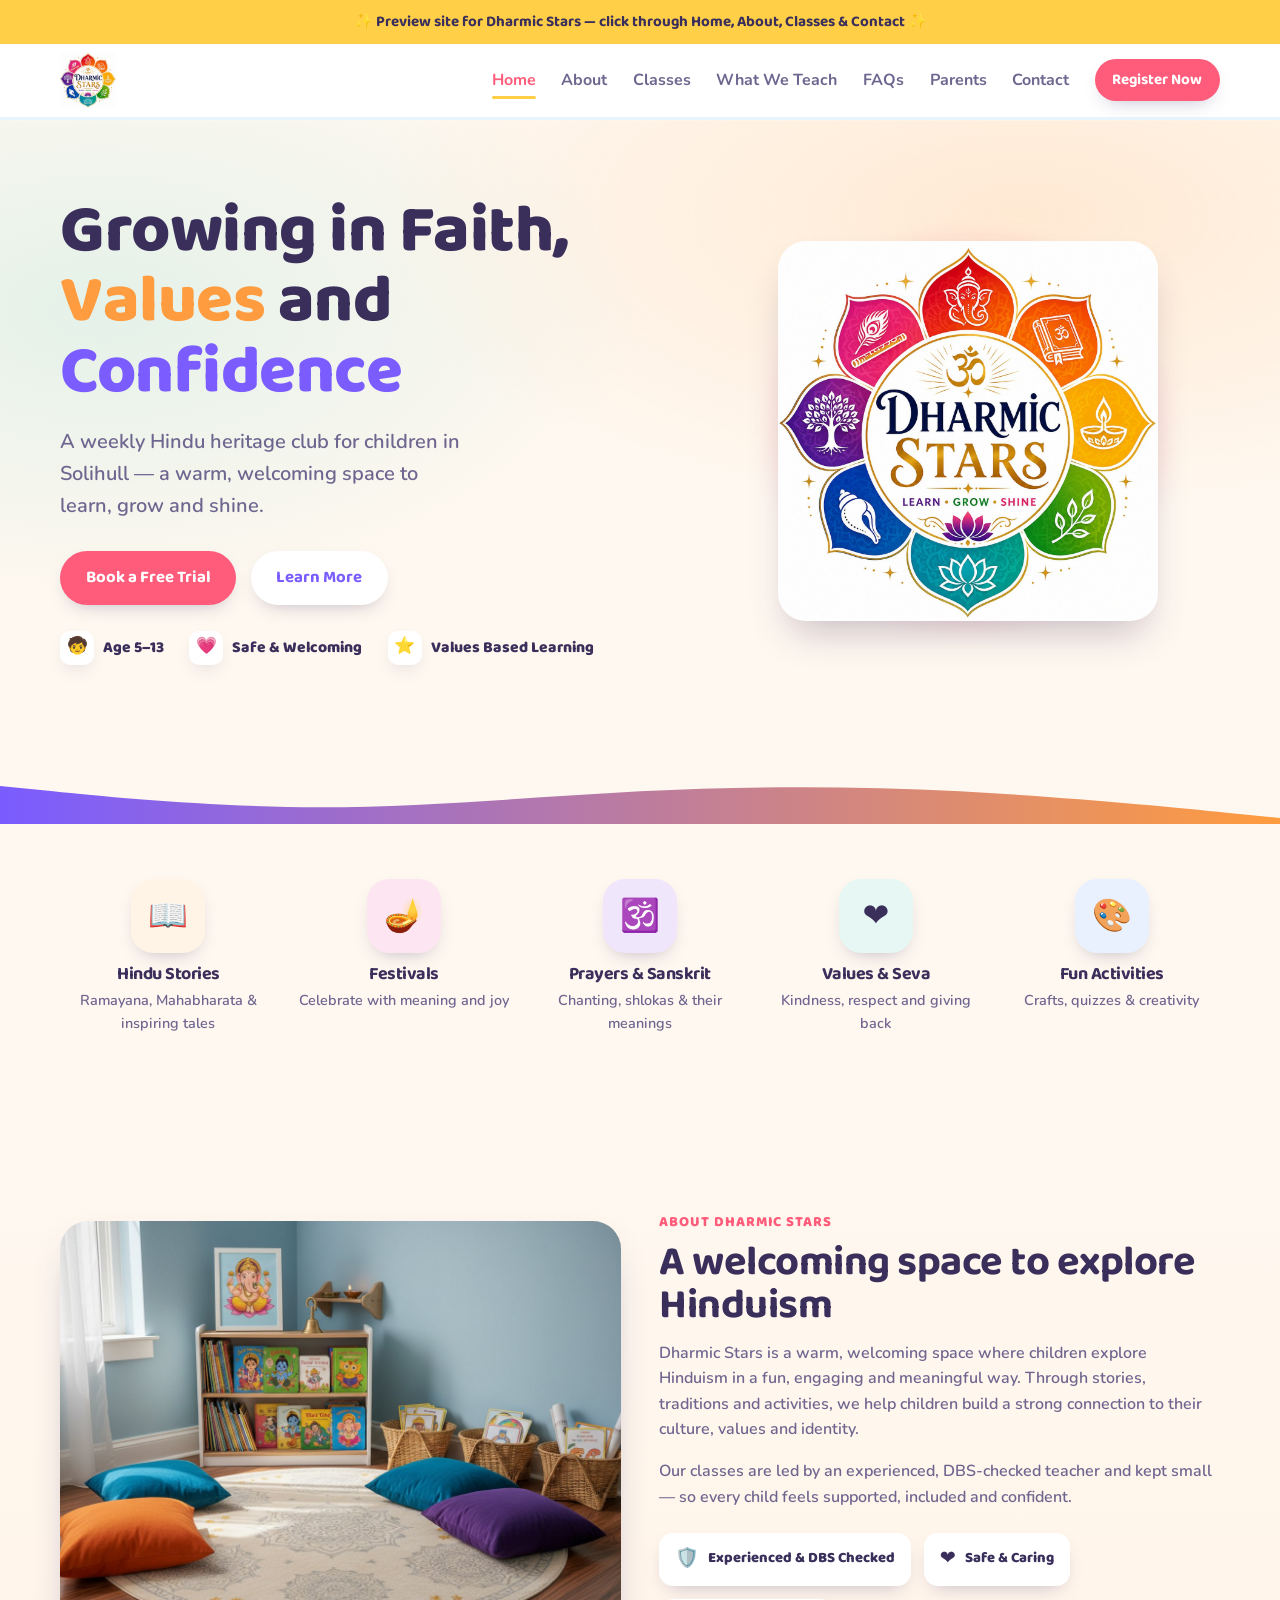
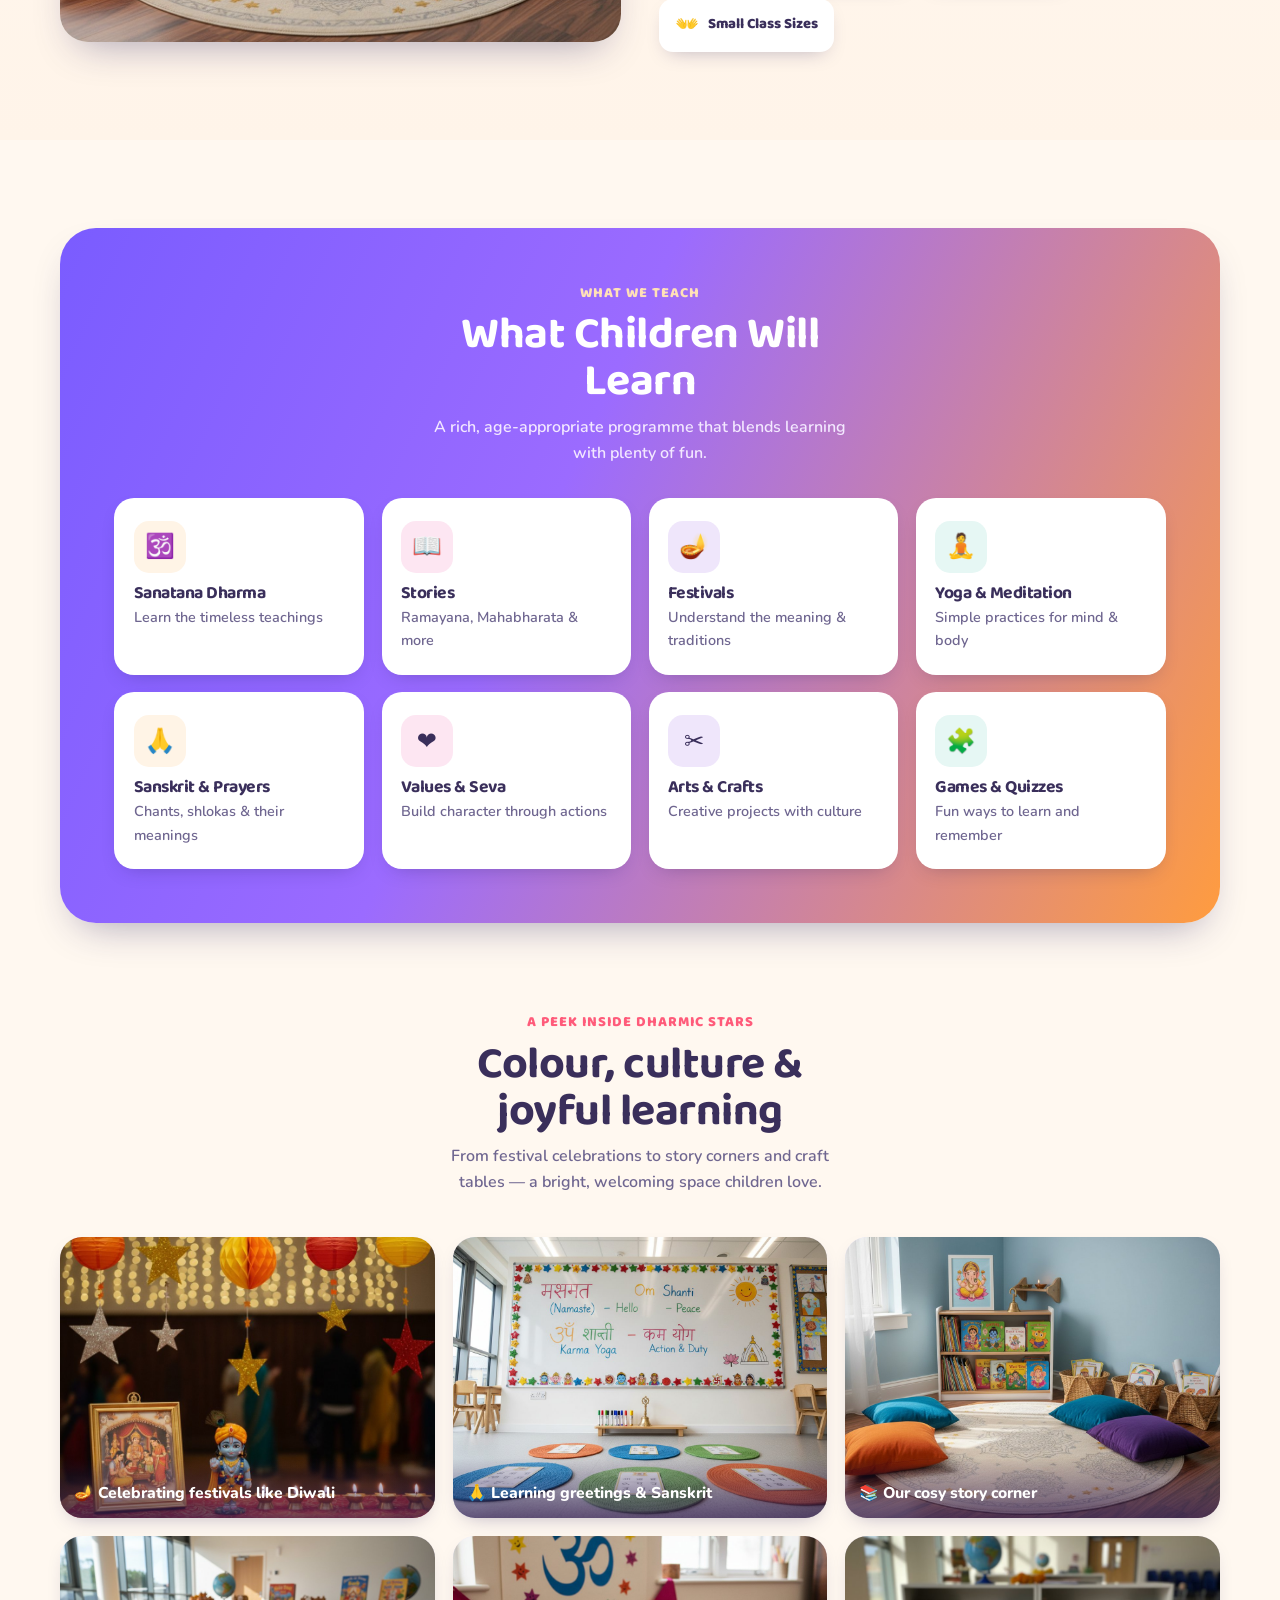
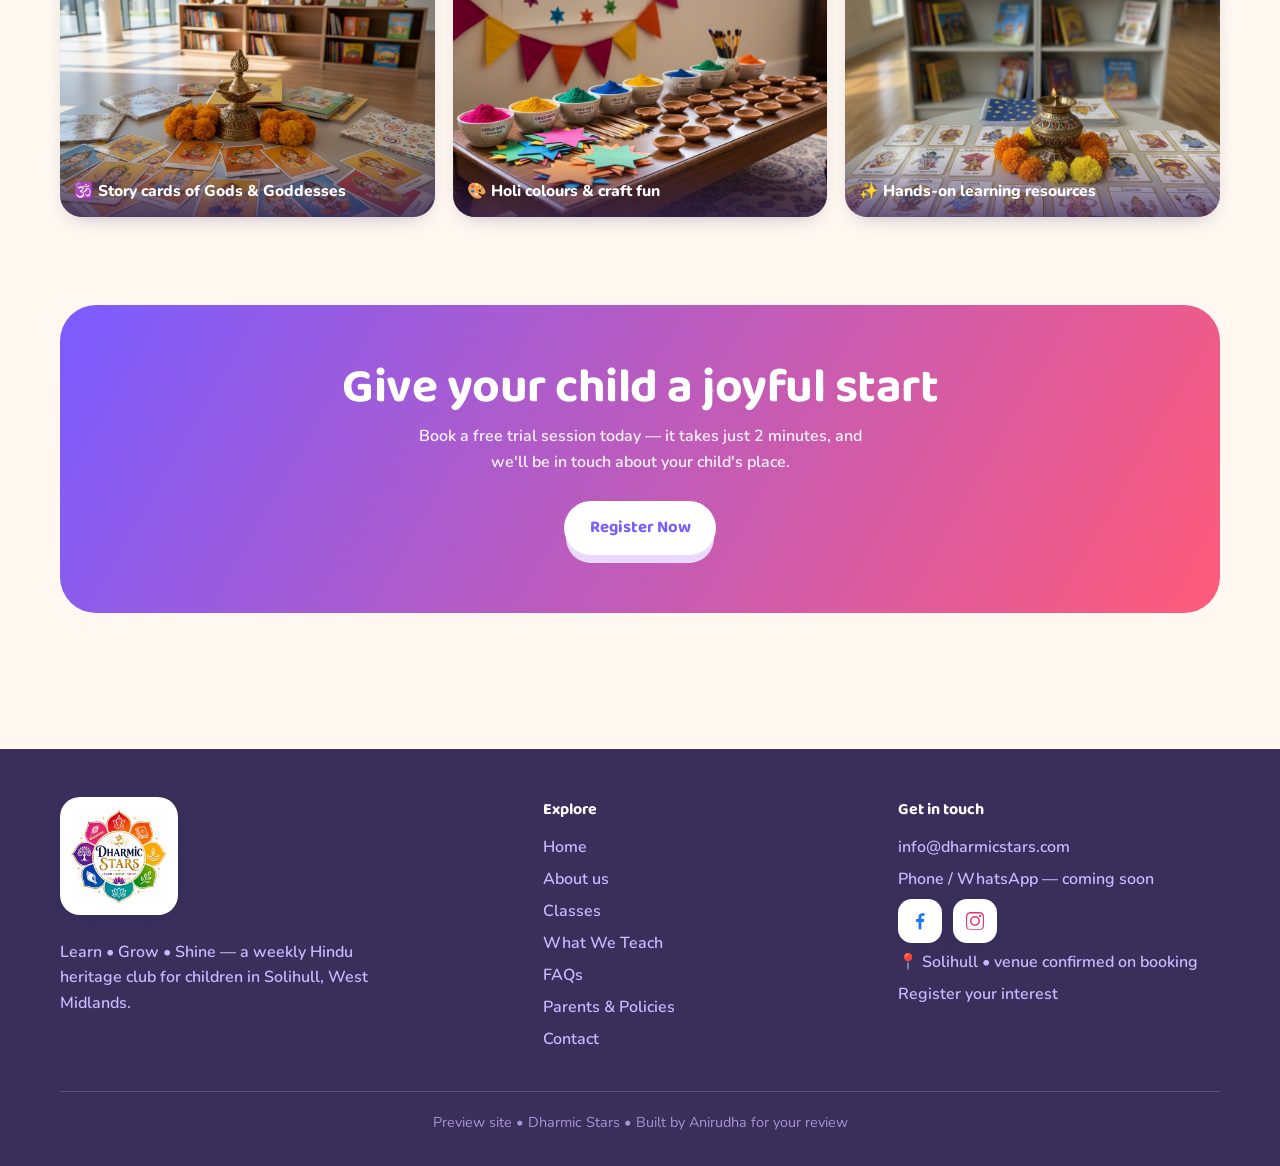
<file: index.html>
<!DOCTYPE html>
<html lang="en">
<head>
<meta charset="UTF-8">
<meta name="viewport" content="width=device-width, initial-scale=1.0">
<title>Dharmic Stars | Hindu Heritage Club for Children in Solihull</title>
<meta name="description" content="Dharmic Stars is a weekly Hindu heritage club for children aged 5–13 in Solihull — a clean, safe and welcoming space to learn Sanatana Dharma, values, festivals, stories and Sanskrit.">
<link rel="preconnect" href="https://fonts.googleapis.com">
<link rel="preconnect" href="https://fonts.gstatic.com" crossorigin>
<link href="https://fonts.googleapis.com/css2?family=Baloo+2:wght@500;600;700;800&family=Nunito:ital,wght@0,400;0,600;0,700;0,800;1,600&display=swap" rel="stylesheet">
<link rel="stylesheet" href="style.css">
</head>
<body>

<div class="demo-note">✨ Preview site for Dharmic Stars — click through Home, About, Classes & Contact ✨</div>

<header class="nav">
  <div class="wrap nav-inner">
    <a class="logo" href="index.html"><img class="logo-img" src="logo.jpg" alt="Dharmic Stars — Learn, Grow, Shine"></a>
    <nav class="links">
      <a href="index.html" class="active">Home</a>
      <a href="about.html">About</a>
      <a href="classes.html">Classes</a>
      <a href="index.html#learn">What We Teach</a>
      <a href="faq.html">FAQs</a>
      <a href="policies.html">Parents</a>
      <a href="contact.html">Contact</a>
      <a class="btn btn-primary nav-cta" href="register.html">Register Now</a>
    </nav>
    <button class="burger" aria-label="menu">☰</button>
  </div>
</header>

<!-- HERO -->
<section class="hero">
  <div class="wrap hero-grid">
    <div class="reveal in">
      <h1>Growing in Faith,<br><span style="color:var(--saffron)">Values</span> and <span style="color:var(--grape)">Confidence</span></h1>
      <p class="lead">A weekly Hindu heritage club for children in Solihull — a warm, welcoming space to learn, grow and shine.</p>
      <div class="hero-cta">
        <a class="btn btn-primary" href="register.html">Book a Free Trial</a>
        <a class="btn btn-ghost" href="about.html">Learn More</a>
      </div>
      <div class="trust-chips">
        <span class="tc"><span class="ic">🧒</span> Age 5–13</span>
        <span class="tc"><span class="ic">💗</span> Safe &amp; Welcoming</span>
        <span class="tc"><span class="ic">⭐</span> Values Based Learning</span>
      </div>
    </div>
    <div class="hero-art">
      <div class="glow"></div>
      <img class="hero-logo" src="logo.jpg" alt="Dharmic Stars logo">
    </div>
  </div>
</section>

<svg class="wave" viewBox="0 0 1440 70" preserveAspectRatio="none"><defs><linearGradient id="wg" x1="0" y1="0" x2="1" y2="0"><stop offset="0" stop-color="#7a5cff"></stop><stop offset="1" stop-color="#ff9c3f"></stop></linearGradient></defs><path fill="url(#wg)" d="M0,32L60,37.3C120,43,240,53,360,53.3C480,53,600,43,720,37.3C840,32,960,32,1080,37.3C1200,43,1320,53,1380,58.7L1440,64L1440,70L0,70Z"></path></svg>

<!-- FEATURE ROW -->
<section class="pad" style="padding-top:clamp(2.4rem,5vw,3.4rem)">
  <div class="wrap">
    <div class="features reveal">
      <div class="feat"><div class="fic">📖</div><h3>Hindu Stories</h3><p>Ramayana, Mahabharata &amp; inspiring tales</p></div>
      <div class="feat"><div class="fic">🪔</div><h3>Festivals</h3><p>Celebrate with meaning and joy</p></div>
      <div class="feat"><div class="fic">🕉️</div><h3>Prayers &amp; Sanskrit</h3><p>Chanting, shlokas &amp; their meanings</p></div>
      <div class="feat"><div class="fic">❤️</div><h3>Values &amp; Seva</h3><p>Kindness, respect and giving back</p></div>
      <div class="feat"><div class="fic">🎨</div><h3>Fun Activities</h3><p>Crafts, quizzes &amp; creativity</p></div>
    </div>
  </div>
</section>

<!-- ABOUT -->
<section class="pad" id="about" style="background:linear-gradient(180deg,transparent,#fff4e9)">
  <div class="wrap about-grid">
    <div class="about-photo reveal">
      <img src="gallery5.jpg" alt="Children learning at Dharmic Stars in a warm, welcoming space">
    </div>
    <div class="reveal">
      <div class="kicker" style="font-family:var(--font-head);font-weight:800;color:var(--pink);text-transform:uppercase;letter-spacing:1px;font-size:.9rem">About Dharmic Stars</div>
      <h2 style="font-size:clamp(1.8rem,3.4vw,2.6rem);margin:.4rem 0 .8rem">A welcoming space to explore Hinduism</h2>
      <p style="color:var(--ink-soft);font-weight:600;margin-bottom:1rem">Dharmic Stars is a warm, welcoming space where children explore Hinduism in a fun, engaging and meaningful way. Through stories, traditions and activities, we help children build a strong connection to their culture, values and identity.</p>
      <p style="color:var(--ink-soft);font-weight:600">Our classes are led by an experienced, DBS-checked teacher and kept small — so every child feels supported, included and confident.</p>
      <div class="badges">
        <span class="badge"><span class="bic">🛡️</span> Experienced &amp; DBS Checked</span>
        <span class="badge"><span class="bic">❤️</span> Safe &amp; Caring</span>
        <span class="badge"><span class="bic">👐</span> Small Class Sizes</span>
      </div>
    </div>
  </div>
</section>

<!-- WHAT CHILDREN WILL LEARN -->
<section class="pad" id="learn">
  <div class="wrap">
    <div class="learn-band reveal">
      <div class="sec-head" style="margin-bottom:2rem">
        <div class="kicker">What we teach</div>
        <h2>What Children Will Learn</h2>
        <p>A rich, age-appropriate programme that blends learning with plenty of fun.</p>
      </div>
      <div class="learn-grid">
        <div class="learn-card"><div class="lic">🕉️</div><h3>Sanatana Dharma</h3><p>Learn the timeless teachings</p></div>
        <div class="learn-card"><div class="lic">📖</div><h3>Stories</h3><p>Ramayana, Mahabharata &amp; more</p></div>
        <div class="learn-card"><div class="lic">🪔</div><h3>Festivals</h3><p>Understand the meaning &amp; traditions</p></div>
        <div class="learn-card"><div class="lic">🧘</div><h3>Yoga &amp; Meditation</h3><p>Simple practices for mind &amp; body</p></div>
        <div class="learn-card"><div class="lic">🙏</div><h3>Sanskrit &amp; Prayers</h3><p>Chants, shlokas &amp; their meanings</p></div>
        <div class="learn-card"><div class="lic">❤️</div><h3>Values &amp; Seva</h3><p>Build character through actions</p></div>
        <div class="learn-card"><div class="lic">✂️</div><h3>Arts &amp; Crafts</h3><p>Creative projects with culture</p></div>
        <div class="learn-card"><div class="lic">🧩</div><h3>Games &amp; Quizzes</h3><p>Fun ways to learn and remember</p></div>
      </div>
    </div>
  </div>
</section>

<!-- GALLERY -->
<section class="pad" id="gallery" style="padding-top:0">
  <div class="wrap">
    <div class="sec-head reveal">
      <div class="kicker">A peek inside Dharmic Stars</div>
      <h2>Colour, culture &amp; joyful learning</h2>
      <p>From festival celebrations to story corners and craft tables — a bright, welcoming space children love.</p>
    </div>
    <div class="gallery reveal">
      <div class="gal-item"><img src="gallery2.jpg" alt="Diwali festival celebration with diyas and decorations" loading="lazy"><span class="cap">🪔 Celebrating festivals like Diwali</span></div>
      <div class="gal-item"><img src="gallery1.jpg" alt="Classroom whiteboard with Namaste and Om Shanti" loading="lazy"><span class="cap">🙏 Learning greetings &amp; Sanskrit</span></div>
      <div class="gal-item"><img src="gallery5.jpg" alt="Cosy reading corner with cushions and Hindu story books" loading="lazy"><span class="cap">📚 Our cosy story corner</span></div>
      <div class="gal-item"><img src="gallery3.jpg" alt="Story cards of Hindu Gods and Goddesses with marigolds" loading="lazy"><span class="cap">🕉️ Story cards of Gods &amp; Goddesses</span></div>
      <div class="gal-item"><img src="gallery6.jpg" alt="Child-safe Holi colours and craft materials" loading="lazy"><span class="cap">🎨 Holi colours &amp; craft fun</span></div>
      <div class="gal-item"><img src="gallery4.jpg" alt="Hands-on Hindu learning resources and star notebooks" loading="lazy"><span class="cap">✨ Hands-on learning resources</span></div>
    </div>
  </div>
</section>

<!-- CTA -->
<section class="pad" style="padding-top:0">
  <div class="wrap reveal">
    <div class="enroll">
      <h2>Give your child a joyful start</h2>
      <p>Book a free trial session today — it takes just 2 minutes, and we'll be in touch about your child's place.</p>
      <a class="btn btn-primary" href="register.html">Register Now</a>
    </div>
  </div>
</section>

<!-- FOOTER -->
<footer>
  <div class="wrap foot-grid">
    <div>
      <div style="background:#fff;border-radius:20px;padding:.7rem;display:inline-block;margin-bottom:1rem;box-shadow:var(--shadow-sm)"><img src="logo.jpg" alt="Dharmic Stars" style="height:96px;width:auto;display:block"></div>
      <p style="color:#c9b8ff;font-weight:600;max-width:34ch">Learn • Grow • Shine — a weekly Hindu heritage club for children in Solihull, West Midlands.</p>
    </div>
    <div>
      <h4>Explore</h4>
      <a href="index.html">Home</a>
      <a href="about.html">About us</a>
      <a href="classes.html">Classes</a>
      <a href="index.html#learn">What We Teach</a>
      <a href="faq.html">FAQs</a>
      <a href="policies.html">Parents &amp; Policies</a>
      <a href="contact.html">Contact</a>
    </div>
    <div>
      <h4>Get in touch</h4>
      <a href="mailto:info@dharmicstars.com">info@dharmicstars.com</a>
      <a href="#">Phone / WhatsApp — coming soon</a>
      <div class="social">
        <a class="fb" href="https://facebook.com/dharmicstars" target="_blank" rel="noopener" aria-label="Dharmic Stars on Facebook"><svg viewBox="0 0 24 24"><path d="M13.5 21v-8h2.7l.4-3.1h-3.1V7.9c0-.9.25-1.5 1.55-1.5H17V3.6c-.3-.04-1.3-.13-2.46-.13-2.44 0-4.11 1.49-4.11 4.22V9.9H7.7V13h2.73v8h3.07z"></path></svg></a>
        <a class="ig" href="https://instagram.com/dharmicstars" target="_blank" rel="noopener" aria-label="Dharmic Stars on Instagram"><svg viewBox="0 0 24 24"><path d="M12 2.2c3.2 0 3.58.01 4.85.07 1.17.05 1.8.25 2.23.41.56.22.96.48 1.38.9.42.42.68.82.9 1.38.16.42.36 1.06.41 2.23.06 1.27.07 1.65.07 4.85s-.01 3.58-.07 4.85c-.05 1.17-.25 1.8-.41 2.23-.22.56-.48.96-.9 1.38-.42.42-.82.68-1.38.9-.42.16-1.06.36-2.23.41-1.27.06-1.65.07-4.85.07s-3.58-.01-4.85-.07c-1.17-.05-1.8-.25-2.23-.41a3.7 3.7 0 0 1-1.38-.9 3.7 3.7 0 0 1-.9-1.38c-.16-.42-.36-1.06-.41-2.23C2.21 15.58 2.2 15.2 2.2 12s.01-3.58.07-4.85c.05-1.17.25-1.8.41-2.23.22-.56.48-.96.9-1.38.42-.42.82-.68 1.38-.9.42-.16 1.06-.36 2.23-.41C8.42 2.21 8.8 2.2 12 2.2zm0 1.62c-3.15 0-3.52.01-4.76.07-.9.04-1.39.19-1.71.32-.43.17-.74.37-1.06.69-.32.32-.52.63-.69 1.06-.13.32-.28.81-.32 1.71-.06 1.24-.07 1.61-.07 4.76s.01 3.52.07 4.76c.04.9.19 1.39.32 1.71.17.43.37.74.69 1.06.32.32.63.52 1.06.69.32.13.81.28 1.71.32 1.24.06 1.61.07 4.76.07s3.52-.01 4.76-.07c.9-.04 1.39-.19 1.71-.32.43-.17.74-.37 1.06-.69.32-.32.52-.63.69-1.06.13-.32.28-.81.32-1.71.06-1.24.07-1.61.07-4.76s-.01-3.52-.07-4.76c-.04-.9-.19-1.39-.32-1.71a2.85 2.85 0 0 0-.69-1.06 2.85 2.85 0 0 0-1.06-.69c-.32-.13-.81-.28-1.71-.32-1.24-.06-1.61-.07-4.76-.07zm0 2.76a5.42 5.42 0 1 1 0 10.84 5.42 5.42 0 0 1 0-10.84zm0 1.62a3.8 3.8 0 1 0 0 7.6 3.8 3.8 0 0 0 0-7.6zm5.6-2.9a1.27 1.27 0 1 1 0 2.54 1.27 1.27 0 0 1 0-2.54z"></path></svg></a>
      </div>
      <a href="#">📍 Solihull • venue confirmed on booking</a>
      <a href="register.html">Register your interest</a>
    </div>
  </div>
  <div class="wrap foot-bottom">Preview site • Dharmic Stars • Built by Anirudha for your review</div>
</footer>

<script src="app.js"></script>
</body>
</html>
</file>
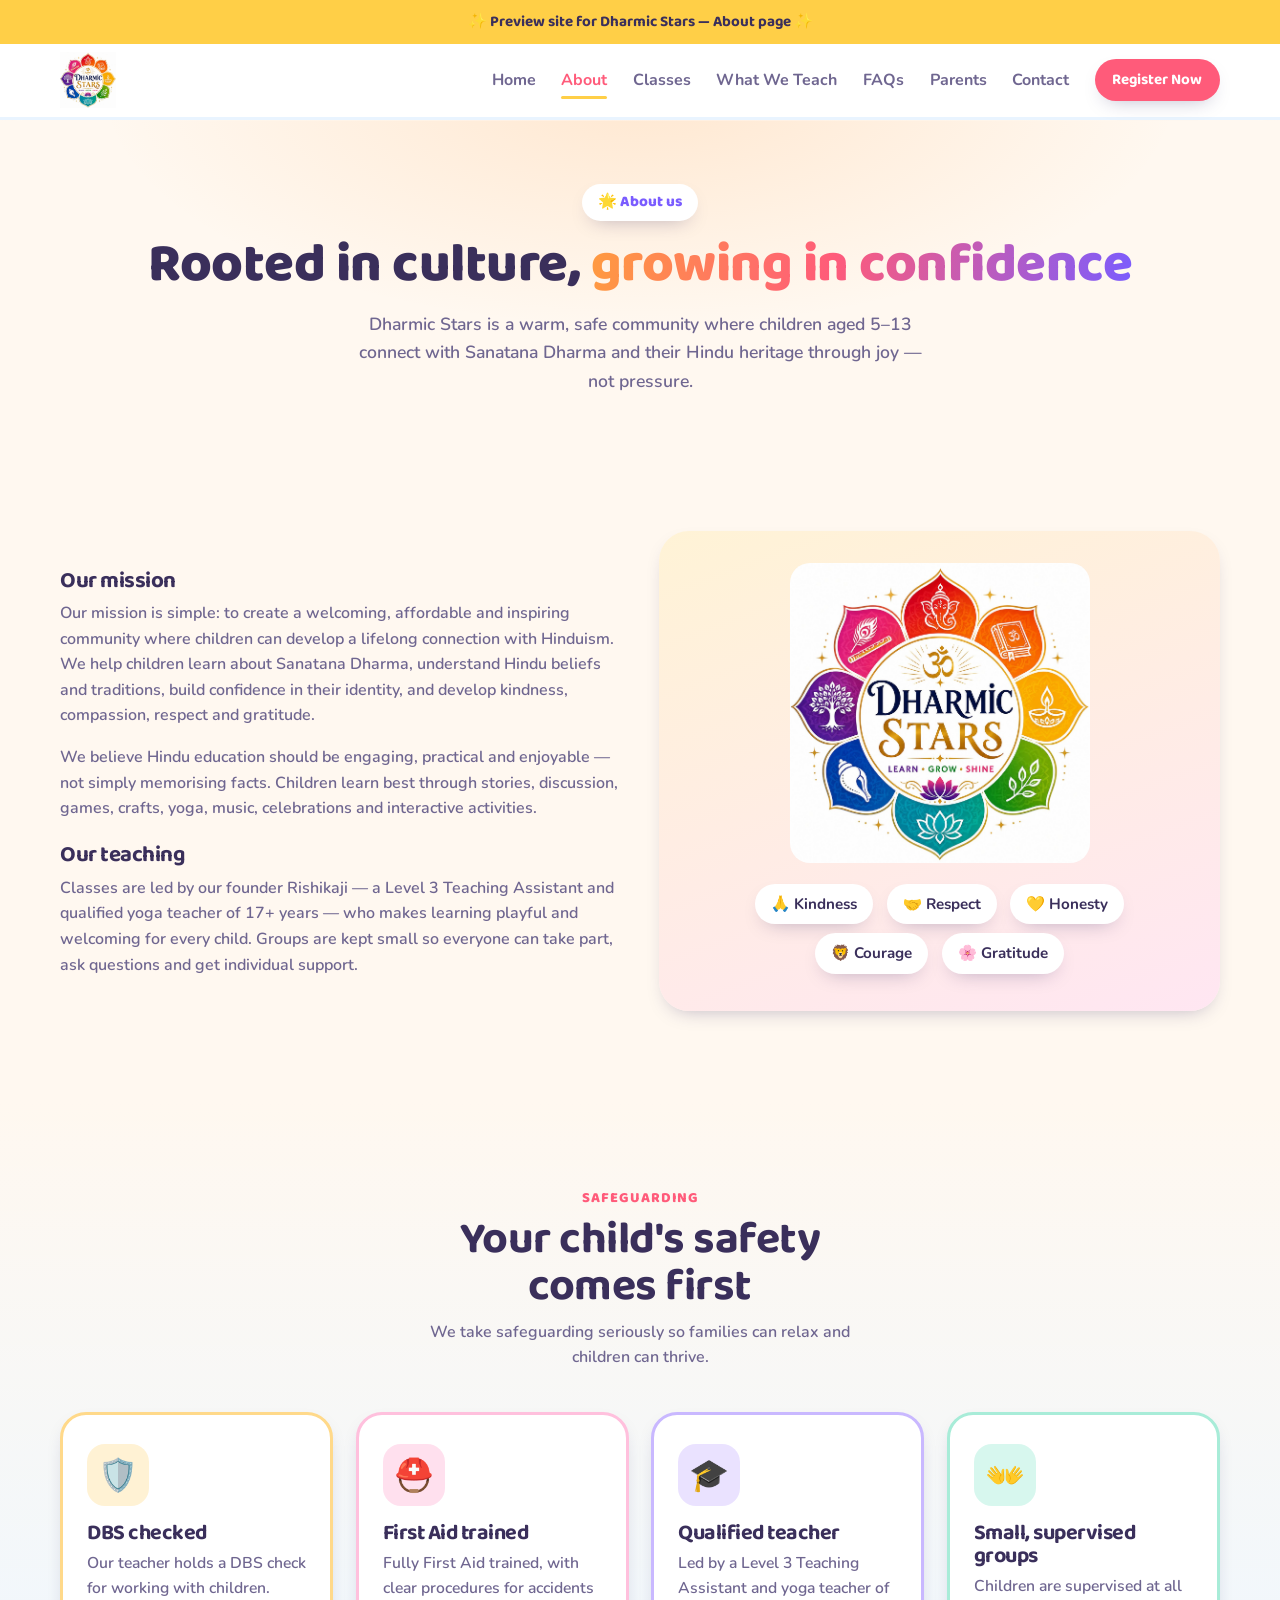
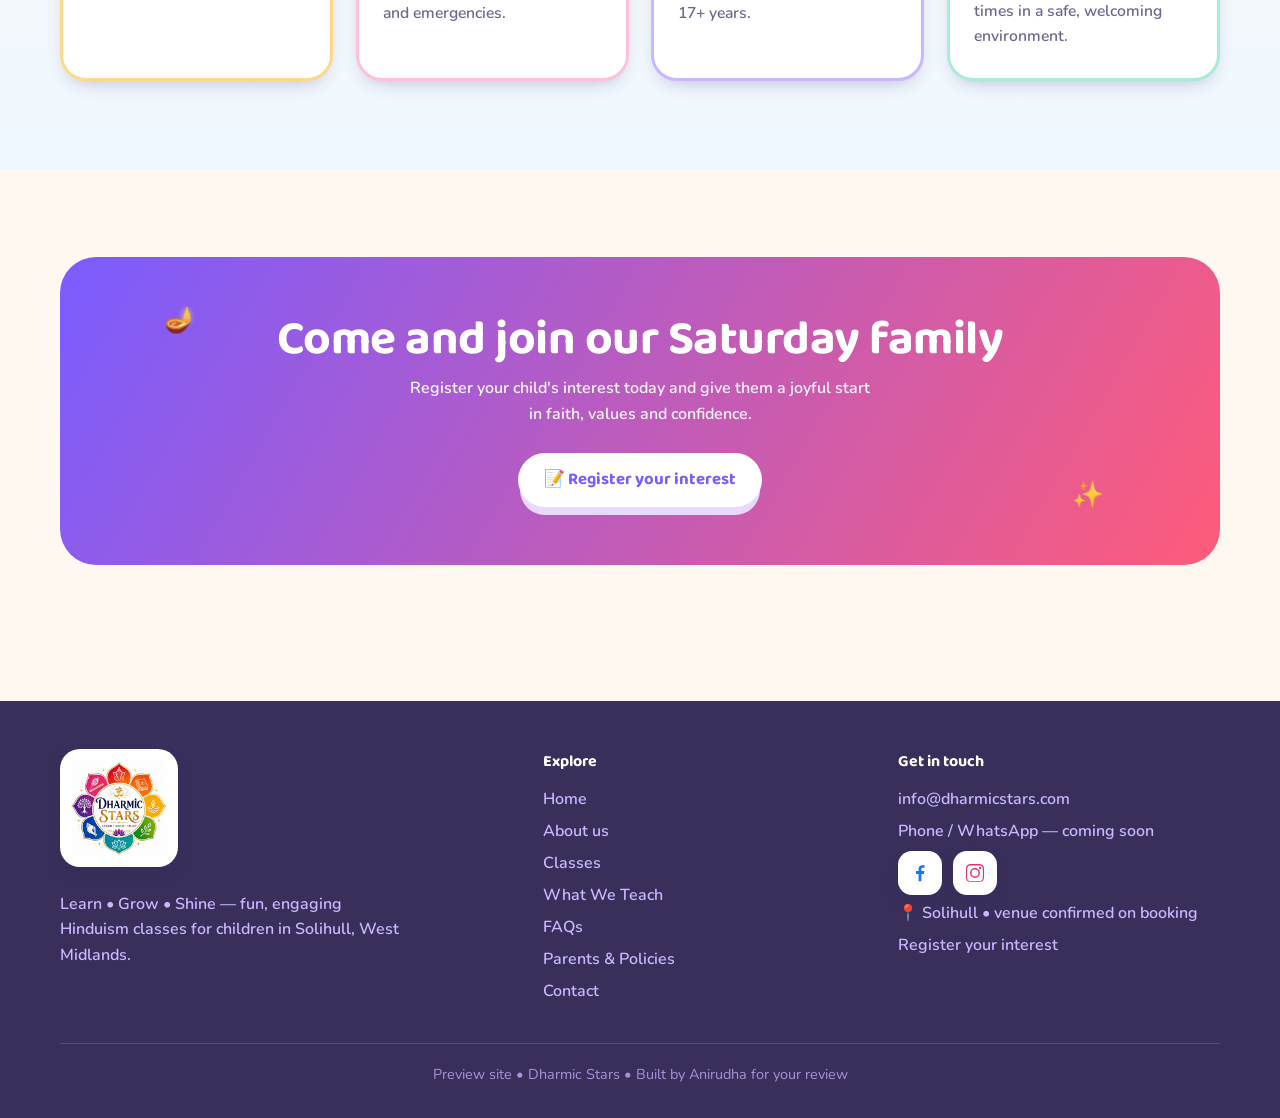
<file: about.html>
<!DOCTYPE html>
<html lang="en">
<head>
<meta charset="UTF-8">
<meta name="viewport" content="width=device-width, initial-scale=1.0">
<title>About Us — Dharmic Stars</title>
<meta name="description" content="Our mission, our teaching and our safeguarding — Dharmic Stars is a warm, safe Saturday club helping Hindu children aged 5–13 grow in faith, values and confidence.">
<link rel="preconnect" href="https://fonts.googleapis.com">
<link rel="preconnect" href="https://fonts.gstatic.com" crossorigin>
<link href="https://fonts.googleapis.com/css2?family=Baloo+2:wght@500;600;700;800&family=Nunito:ital,wght@0,400;0,600;0,700;0,800;1,600&display=swap" rel="stylesheet">
<link rel="stylesheet" href="style.css">
</head>
<body>

<div class="demo-note">✨ Preview site for Dharmic Stars — About page ✨</div>

<header class="nav">
  <div class="wrap nav-inner">
    <a class="logo" href="index.html"><img class="logo-img" src="logo.jpg" alt="Dharmic Stars — Learn, Grow, Shine"></a>
    <nav class="links">
      <a href="index.html">Home</a>
      <a href="about.html" class="active">About</a>
      <a href="classes.html">Classes</a>
      <a href="index.html#learn">What We Teach</a>
      <a href="faq.html">FAQs</a>
      <a href="policies.html">Parents</a>
      <a href="contact.html">Contact</a>
      <a class="btn btn-primary nav-cta" href="register.html">Register Now</a>
    </nav>
    <button class="burger" aria-label="menu">☰</button>
  </div>
</header>

<section class="page-hero">
  <div class="wrap">
    <span class="eyebrow">🌟 About us</span>
    <h1>Rooted in culture, <span class="grad">growing in confidence</span></h1>
    <p>Dharmic Stars is a warm, safe community where children aged 5–13 connect with Sanatana Dharma and their Hindu heritage through joy — not pressure.</p>
  </div>
</section>

<section class="pad">
  <div class="wrap about-grid">
    <div class="prose reveal">
      <h3>Our mission</h3>
      <p>Our mission is simple: to create a welcoming, affordable and inspiring community where children can develop a lifelong connection with Hinduism. We help children learn about Sanatana Dharma, understand Hindu beliefs and traditions, build confidence in their identity, and develop kindness, compassion, respect and gratitude.</p>
      <p>We believe Hindu education should be engaging, practical and enjoyable — not simply memorising facts. Children learn best through stories, discussion, games, crafts, yoga, music, celebrations and interactive activities.</p>
      <h3>Our teaching</h3>
      <p>Classes are led by our founder Rishikaji — a Level 3 Teaching Assistant and qualified yoga teacher of 17+ years — who makes learning playful and welcoming for every child. Groups are kept small so everyone can take part, ask questions and get individual support.</p>
    </div>
    <div class="about-media reveal">
      <img src="logo.jpg" alt="Dharmic Stars logo">
      <div style="margin-top:1rem">
        <span class="value-pill">🙏 Kindness</span>
        <span class="value-pill">🤝 Respect</span>
        <span class="value-pill">💛 Honesty</span>
        <span class="value-pill">🦁 Courage</span>
        <span class="value-pill">🌸 Gratitude</span>
      </div>
    </div>
  </div>
</section>

<section class="pad" style="background:linear-gradient(180deg,transparent,#eef7ff)">
  <div class="wrap">
    <div class="sec-head reveal">
      <div class="kicker">Safeguarding</div>
      <h2>Your child's safety comes first</h2>
      <p>We take safeguarding seriously so families can relax and children can thrive.</p>
    </div>
    <div class="cards">
      <div class="card reveal"><div class="ico">🛡️</div><h3>DBS checked</h3><p>Our teacher holds a DBS check for working with children.</p></div>
      <div class="card reveal"><div class="ico">⛑️</div><h3>First Aid trained</h3><p>Fully First Aid trained, with clear procedures for accidents and emergencies.</p></div>
      <div class="card reveal"><div class="ico">🎓</div><h3>Qualified teacher</h3><p>Led by a Level 3 Teaching Assistant and yoga teacher of 17+ years.</p></div>
      <div class="card reveal"><div class="ico">👐</div><h3>Small, supervised groups</h3><p>Children are supervised at all times in a safe, welcoming environment.</p></div>
    </div>
  </div>
</section>

<section class="pad">
  <div class="wrap reveal">
    <div class="enroll">
      <span class="conf" style="top:14%;left:9%">🪔</span>
      <span class="conf" style="bottom:16%;right:10%">✨</span>
      <h2>Come and join our Saturday family</h2>
      <p>Register your child's interest today and give them a joyful start in faith, values and confidence.</p>
      <a class="btn btn-primary" href="register.html">📝 Register your interest</a>
    </div>
  </div>
</section>

<footer>
  <div class="wrap foot-grid">
    <div>
      <div style="background:#fff;border-radius:20px;padding:.7rem;display:inline-block;margin-bottom:1rem;box-shadow:var(--shadow-sm)"><img src="logo.jpg" alt="Dharmic Stars" style="height:96px;width:auto;display:block"></div>
      <p style="color:#c9b8ff;font-weight:600;max-width:34ch">Learn • Grow • Shine — fun, engaging Hinduism classes for children in Solihull, West Midlands.</p>
    </div>
    <div>
      <h4>Explore</h4>
      <a href="index.html">Home</a>
      <a href="about.html">About us</a>
      <a href="classes.html">Classes</a>
      <a href="index.html#learn">What We Teach</a>
      <a href="faq.html">FAQs</a>
      <a href="policies.html">Parents &amp; Policies</a>
      <a href="contact.html">Contact</a>
    </div>
    <div>
      <h4>Get in touch</h4>
      <a href="mailto:info@dharmicstars.com">info@dharmicstars.com</a>
      <a href="#">Phone / WhatsApp — coming soon</a>
      <div class="social">
        <a class="fb" href="https://facebook.com/dharmicstars" target="_blank" rel="noopener" aria-label="Dharmic Stars on Facebook"><svg viewBox="0 0 24 24"><path d="M13.5 21v-8h2.7l.4-3.1h-3.1V7.9c0-.9.25-1.5 1.55-1.5H17V3.6c-.3-.04-1.3-.13-2.46-.13-2.44 0-4.11 1.49-4.11 4.22V9.9H7.7V13h2.73v8h3.07z"/></svg></a>
        <a class="ig" href="https://instagram.com/dharmicstars" target="_blank" rel="noopener" aria-label="Dharmic Stars on Instagram"><svg viewBox="0 0 24 24"><path d="M12 2.2c3.2 0 3.58.01 4.85.07 1.17.05 1.8.25 2.23.41.56.22.96.48 1.38.9.42.42.68.82.9 1.38.16.42.36 1.06.41 2.23.06 1.27.07 1.65.07 4.85s-.01 3.58-.07 4.85c-.05 1.17-.25 1.8-.41 2.23-.22.56-.48.96-.9 1.38-.42.42-.82.68-1.38.9-.42.16-1.06.36-2.23.41-1.27.06-1.65.07-4.85.07s-3.58-.01-4.85-.07c-1.17-.05-1.8-.25-2.23-.41a3.7 3.7 0 0 1-1.38-.9 3.7 3.7 0 0 1-.9-1.38c-.16-.42-.36-1.06-.41-2.23C2.21 15.58 2.2 15.2 2.2 12s.01-3.58.07-4.85c.05-1.17.25-1.8.41-2.23.22-.56.48-.96.9-1.38.42-.42.82-.68 1.38-.9.42-.16 1.06-.36 2.23-.41C8.42 2.21 8.8 2.2 12 2.2zm0 1.62c-3.15 0-3.52.01-4.76.07-.9.04-1.39.19-1.71.32-.43.17-.74.37-1.06.69-.32.32-.52.63-.69 1.06-.13.32-.28.81-.32 1.71-.06 1.24-.07 1.61-.07 4.76s.01 3.52.07 4.76c.04.9.19 1.39.32 1.71.17.43.37.74.69 1.06.32.32.63.52 1.06.69.32.13.81.28 1.71.32 1.24.06 1.61.07 4.76.07s3.52-.01 4.76-.07c.9-.04 1.39-.19 1.71-.32.43-.17.74-.37 1.06-.69.32-.32.52-.63.69-1.06.13-.32.28-.81.32-1.71.06-1.24.07-1.61.07-4.76s-.01-3.52-.07-4.76c-.04-.9-.19-1.39-.32-1.71a2.85 2.85 0 0 0-.69-1.06 2.85 2.85 0 0 0-1.06-.69c-.32-.13-.81-.28-1.71-.32-1.24-.06-1.61-.07-4.76-.07zm0 2.76a5.42 5.42 0 1 1 0 10.84 5.42 5.42 0 0 1 0-10.84zm0 1.62a3.8 3.8 0 1 0 0 7.6 3.8 3.8 0 0 0 0-7.6zm5.6-2.9a1.27 1.27 0 1 1 0 2.54 1.27 1.27 0 0 1 0-2.54z"/></svg></a>
      </div>
      <a href="#">📍 Solihull • venue confirmed on booking</a>
      <a href="register.html">Register your interest</a>
    </div>
  </div>
  <div class="wrap foot-bottom">Preview site • Dharmic Stars • Built by Anirudha for your review</div>
</footer>

<script src="app.js"></script>
</body>
</html>
</file>
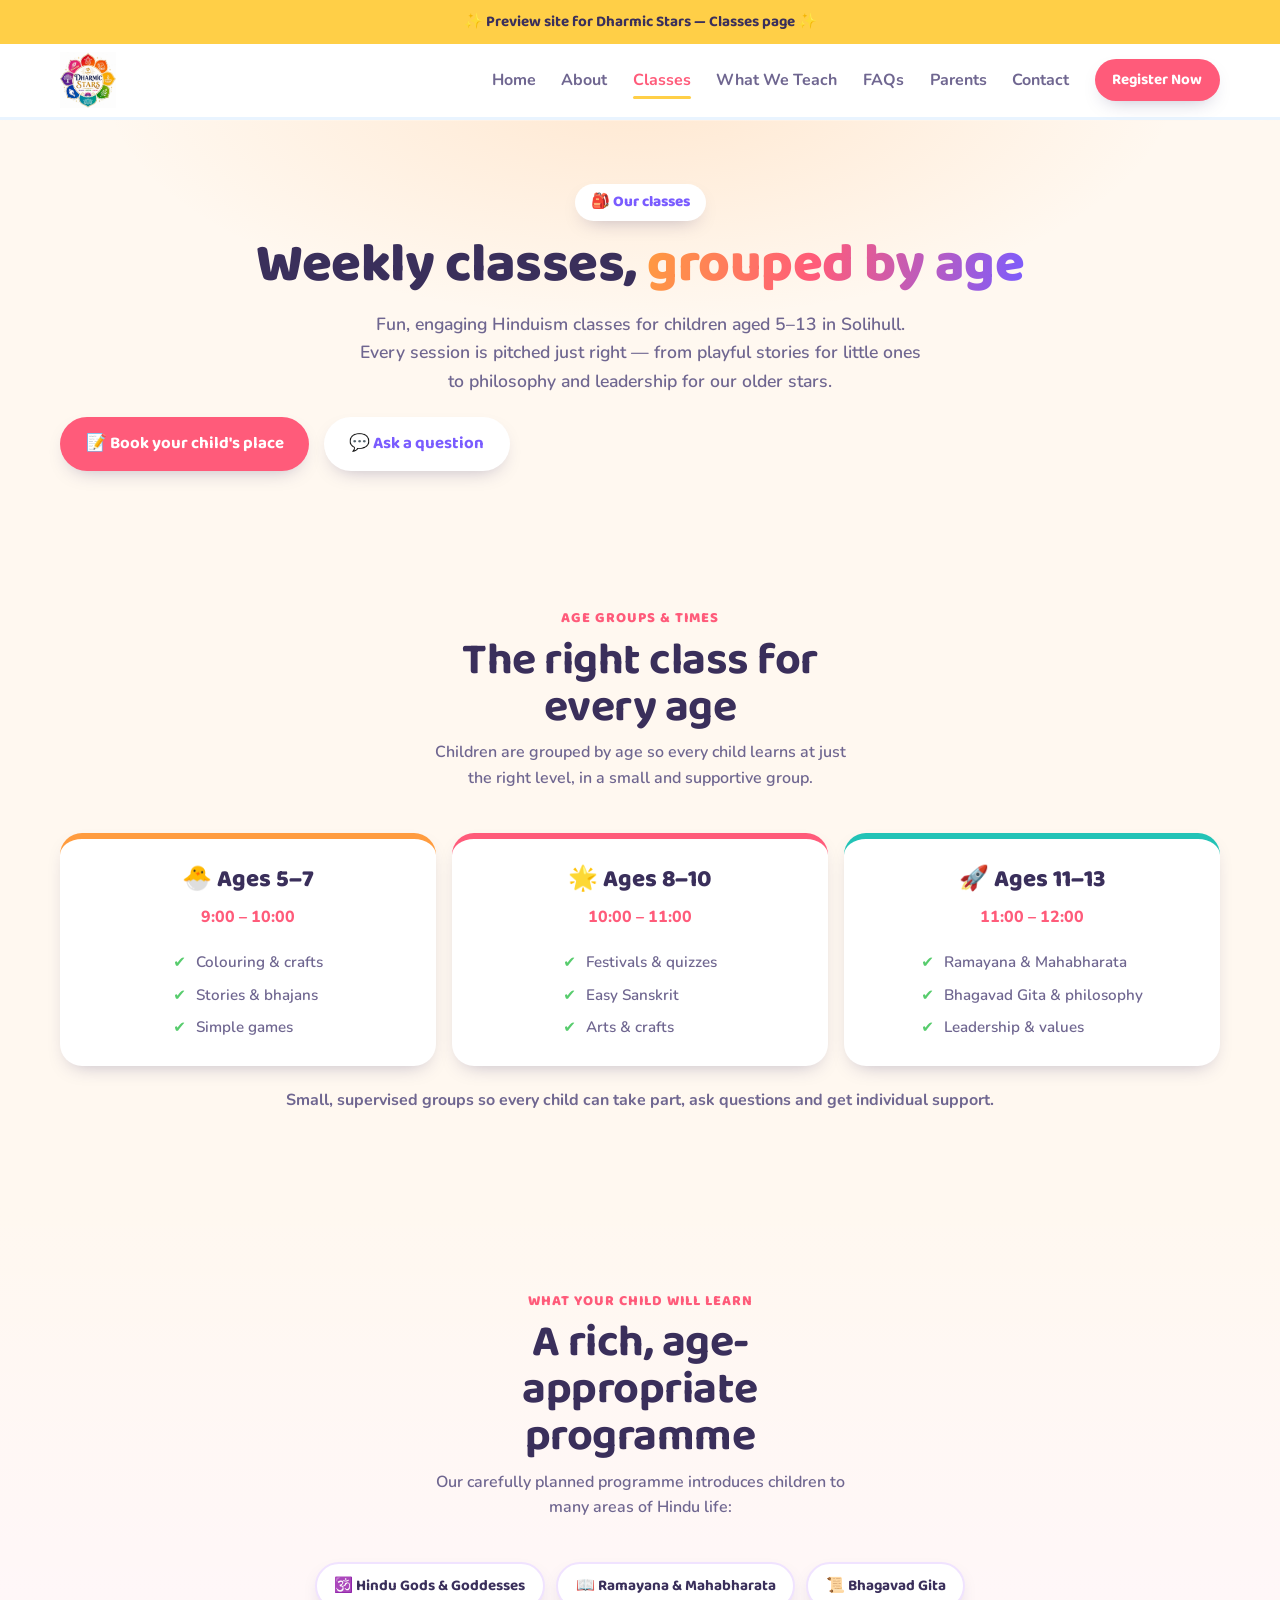
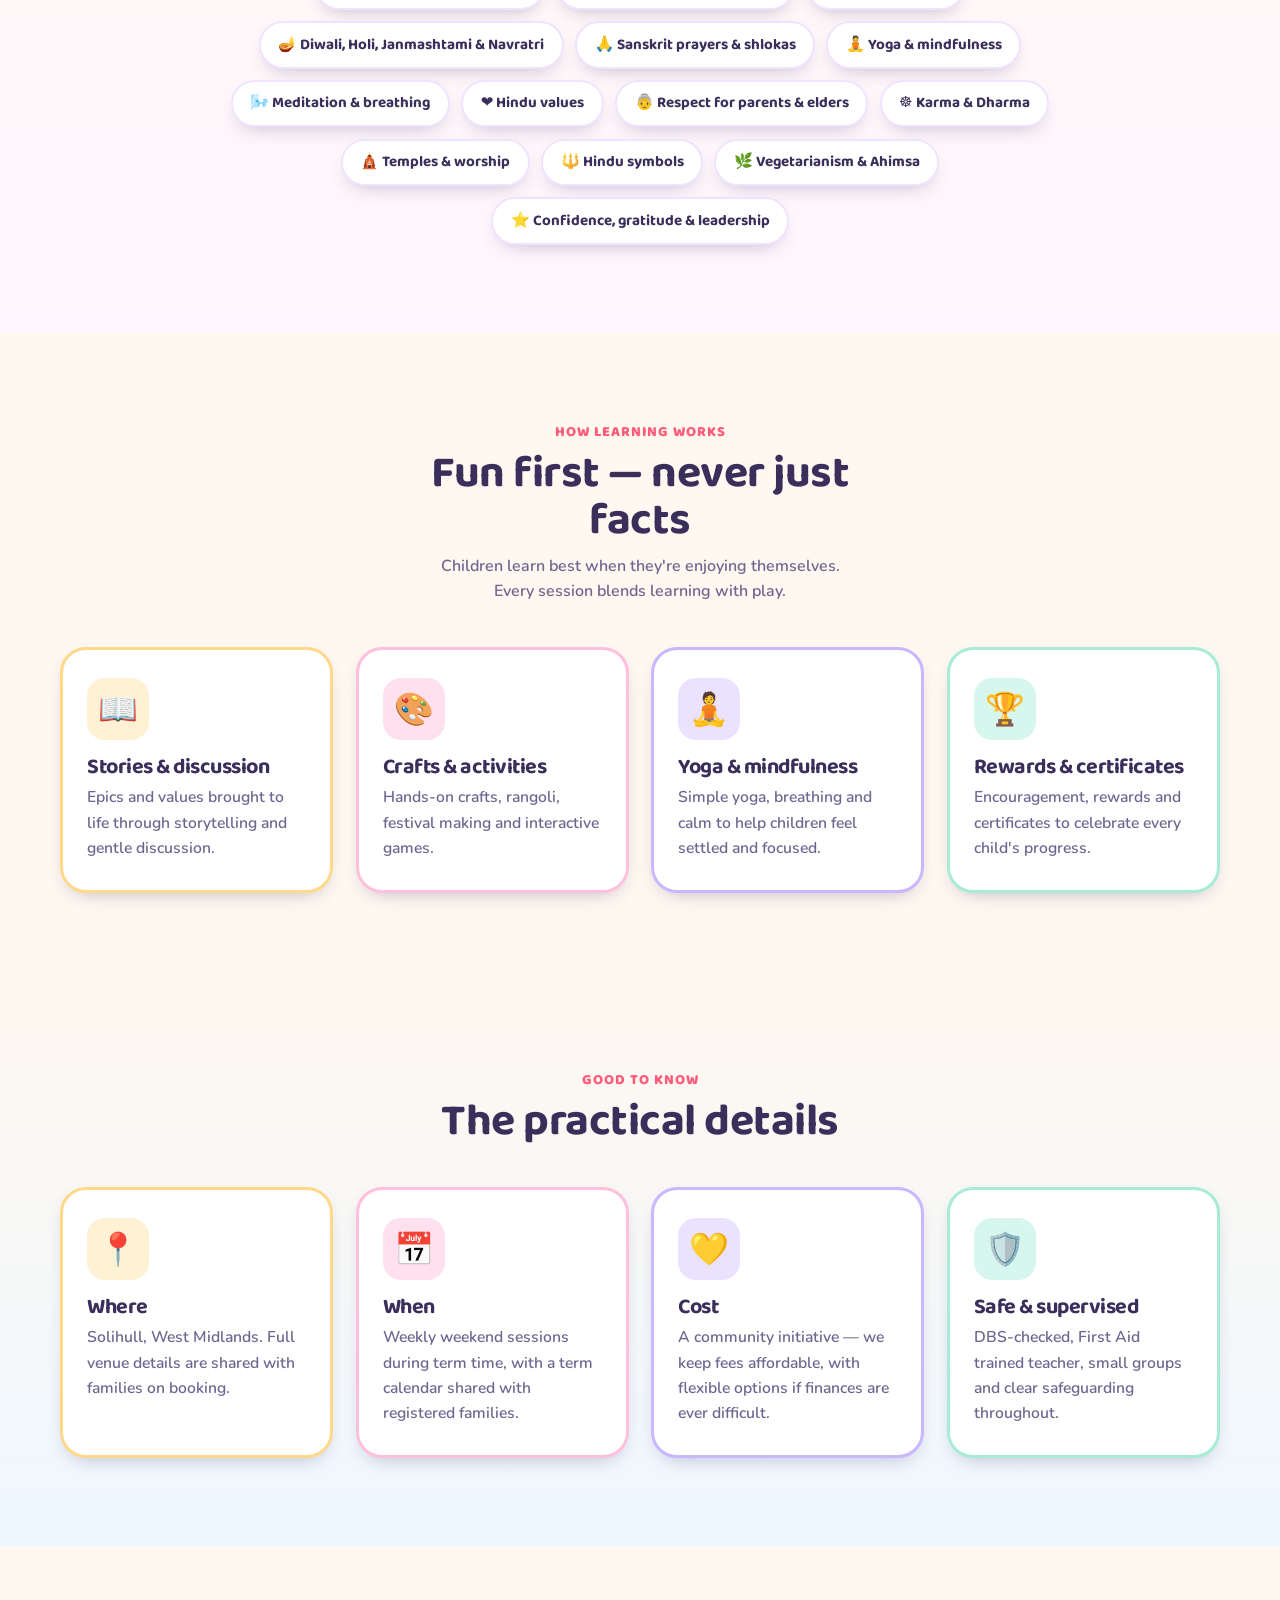
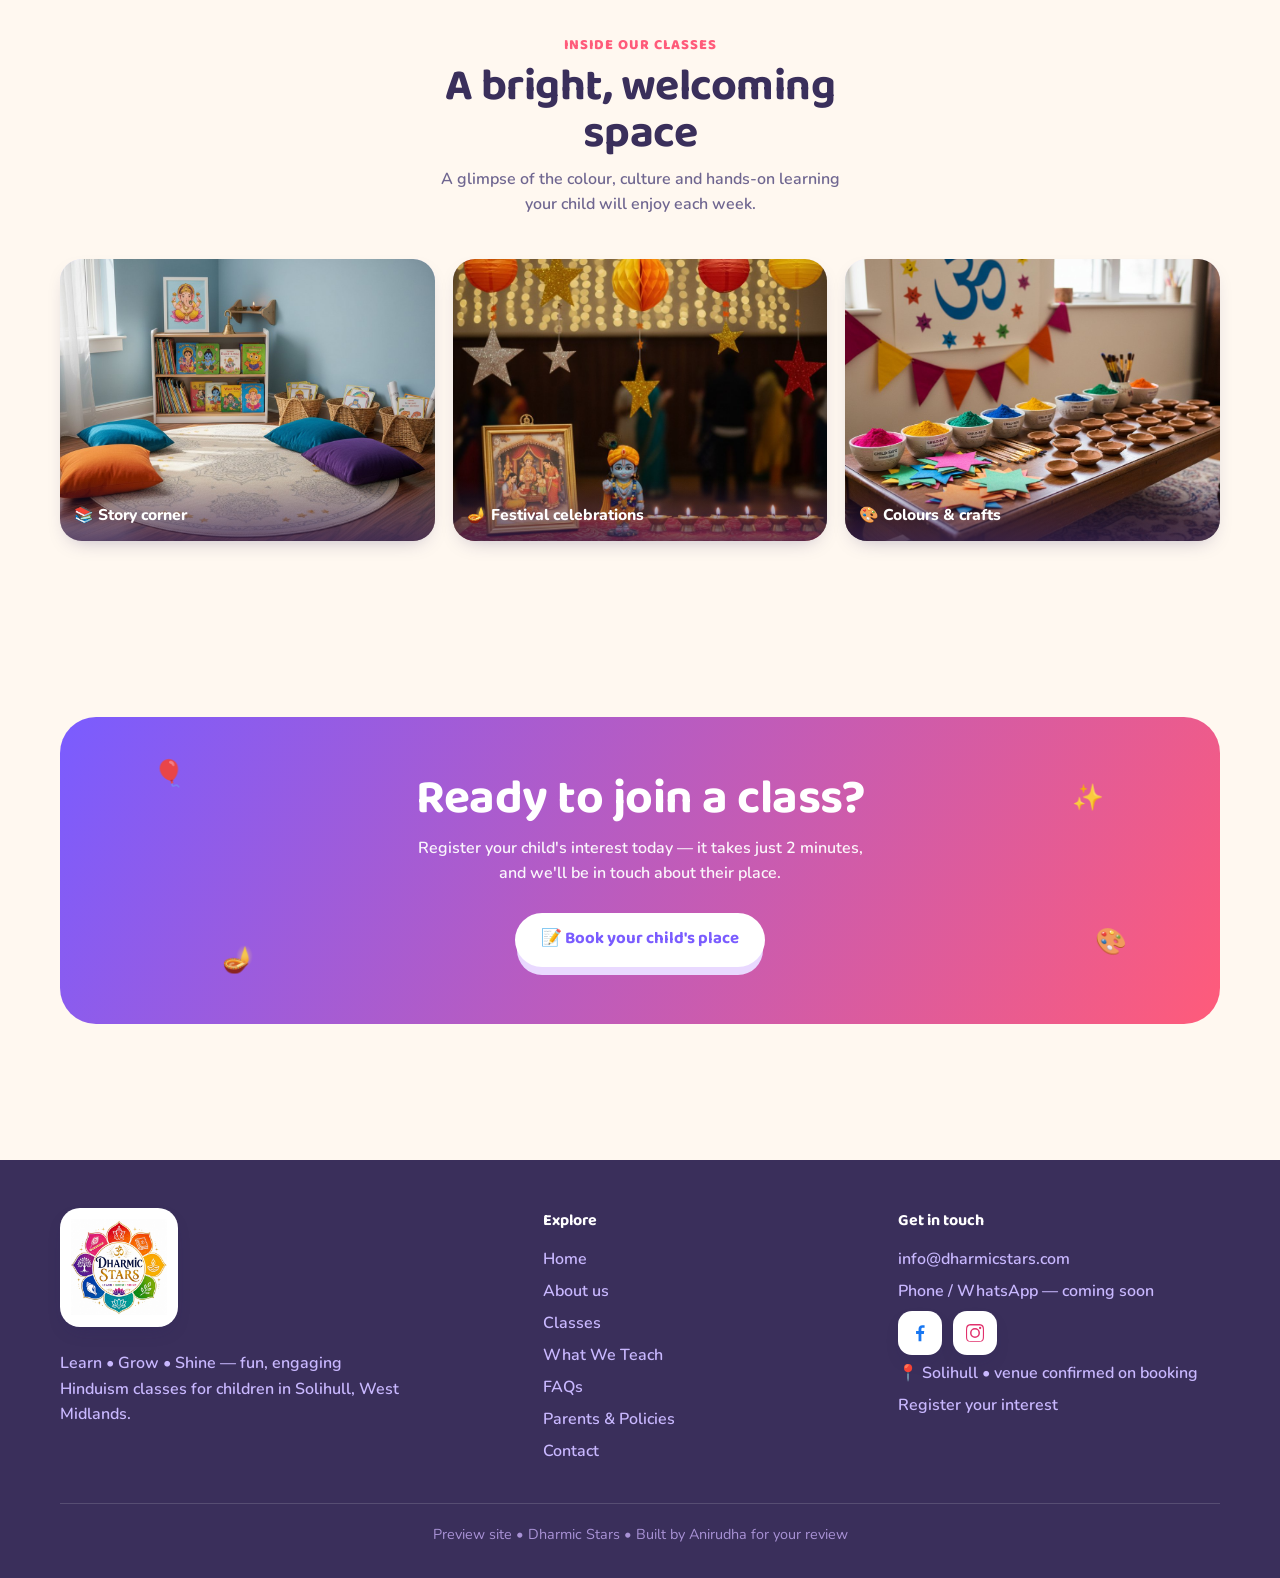
<file: classes.html>
<!DOCTYPE html>
<html lang="en">
<head>
<meta charset="UTF-8">
<meta name="viewport" content="width=device-width, initial-scale=1.0">
<title>Classes — Dharmic Stars | Hinduism Classes for Children in Solihull</title>
<meta name="description" content="Weekly Hinduism classes for children aged 5–13 in Solihull — grouped by age, with stories, festivals, yoga, crafts, Sanskrit and values. See times, age groups and what your child will learn.">
<link rel="preconnect" href="https://fonts.googleapis.com">
<link rel="preconnect" href="https://fonts.gstatic.com" crossorigin>
<link href="https://fonts.googleapis.com/css2?family=Baloo+2:wght@500;600;700;800&family=Nunito:ital,wght@0,400;0,600;0,700;0,800;1,600&display=swap" rel="stylesheet">
<link rel="stylesheet" href="style.css">
</head>
<body>

<div class="demo-note">✨ Preview site for Dharmic Stars — Classes page ✨</div>

<header class="nav">
  <div class="wrap nav-inner">
    <a class="logo" href="index.html"><img class="logo-img" src="logo.jpg" alt="Dharmic Stars — Learn, Grow, Shine"></a>
    <nav class="links">
      <a href="index.html">Home</a>
      <a href="about.html">About</a>
      <a href="classes.html" class="active">Classes</a>
      <a href="index.html#learn">What We Teach</a>
      <a href="faq.html">FAQs</a>
      <a href="policies.html">Parents</a>
      <a href="contact.html">Contact</a>
      <a class="btn btn-primary nav-cta" href="register.html">Register Now</a>
    </nav>
    <button class="burger" aria-label="menu">☰</button>
  </div>
</header>

<section class="page-hero">
  <div class="wrap">
    <span class="eyebrow">🎒 Our classes</span>
    <h1>Weekly classes, <span class="grad">grouped by age</span></h1>
    <p>Fun, engaging Hinduism classes for children aged 5–13 in Solihull. Every session is pitched just right — from playful stories for little ones to philosophy and leadership for our older stars.</p>
    <div class="hero-cta" style="margin-top:1.4rem">
      <a class="btn btn-primary" href="register.html">📝 Book your child's place</a>
      <a class="btn btn-ghost" href="contact.html">💬 Ask a question</a>
    </div>
  </div>
</section>

<!-- AGE GROUPS & TIMES -->
<section class="pad">
  <div class="wrap">
    <div class="sec-head reveal">
      <div class="kicker">Age groups &amp; times</div>
      <h2>The right class for every age</h2>
      <p>Children are grouped by age so every child learns at just the right level, in a small and supportive group.</p>
    </div>
    <div class="sched">
      <div class="slot reveal">
        <div class="age">🐣 Ages 5–7</div>
        <div class="time">9:00 – 10:00</div>
        <ul class="slot-list">
          <li>Colouring &amp; crafts</li>
          <li>Stories &amp; bhajans</li>
          <li>Simple games</li>
        </ul>
      </div>
      <div class="slot reveal">
        <div class="age">🌟 Ages 8–10</div>
        <div class="time">10:00 – 11:00</div>
        <ul class="slot-list">
          <li>Festivals &amp; quizzes</li>
          <li>Easy Sanskrit</li>
          <li>Arts &amp; crafts</li>
        </ul>
      </div>
      <div class="slot reveal">
        <div class="age">🚀 Ages 11–13</div>
        <div class="time">11:00 – 12:00</div>
        <ul class="slot-list">
          <li>Ramayana &amp; Mahabharata</li>
          <li>Bhagavad Gita &amp; philosophy</li>
          <li>Leadership &amp; values</li>
        </ul>
      </div>
    </div>
    <p style="text-align:center;margin-top:1.4rem;color:var(--ink-soft);font-weight:700">Small, supervised groups so every child can take part, ask questions and get individual support.</p>
  </div>
</section>

<!-- WHAT THEY LEARN -->
<section class="pad" id="learn" style="background:linear-gradient(180deg,transparent,#fff6ff)">
  <div class="wrap">
    <div class="sec-head reveal">
      <div class="kicker">What your child will learn</div>
      <h2>A rich, age-appropriate programme</h2>
      <p>Our carefully planned programme introduces children to many areas of Hindu life:</p>
    </div>
    <div class="topics reveal">
      <span class="topic">🕉️ Hindu Gods &amp; Goddesses</span>
      <span class="topic">📖 Ramayana &amp; Mahabharata</span>
      <span class="topic">📜 Bhagavad Gita</span>
      <span class="topic">🪔 Diwali, Holi, Janmashtami &amp; Navratri</span>
      <span class="topic">🙏 Sanskrit prayers &amp; shlokas</span>
      <span class="topic">🧘 Yoga &amp; mindfulness</span>
      <span class="topic">🌬️ Meditation &amp; breathing</span>
      <span class="topic">❤️ Hindu values</span>
      <span class="topic">👵 Respect for parents &amp; elders</span>
      <span class="topic">☸️ Karma &amp; Dharma</span>
      <span class="topic">🛕 Temples &amp; worship</span>
      <span class="topic">🔱 Hindu symbols</span>
      <span class="topic">🌿 Vegetarianism &amp; Ahimsa</span>
      <span class="topic">⭐ Confidence, gratitude &amp; leadership</span>
    </div>
  </div>
</section>

<!-- HOW A SESSION WORKS -->
<section class="pad">
  <div class="wrap">
    <div class="sec-head reveal">
      <div class="kicker">How learning works</div>
      <h2>Fun first — never just facts</h2>
      <p>Children learn best when they're enjoying themselves. Every session blends learning with play.</p>
    </div>
    <div class="cards">
      <div class="card reveal"><div class="ico">📖</div><h3>Stories &amp; discussion</h3><p>Epics and values brought to life through storytelling and gentle discussion.</p></div>
      <div class="card reveal"><div class="ico">🎨</div><h3>Crafts &amp; activities</h3><p>Hands-on crafts, rangoli, festival making and interactive games.</p></div>
      <div class="card reveal"><div class="ico">🧘</div><h3>Yoga &amp; mindfulness</h3><p>Simple yoga, breathing and calm to help children feel settled and focused.</p></div>
      <div class="card reveal"><div class="ico">🏆</div><h3>Rewards &amp; certificates</h3><p>Encouragement, rewards and certificates to celebrate every child's progress.</p></div>
    </div>
  </div>
</section>

<!-- PRACTICAL -->
<section class="pad" style="background:linear-gradient(180deg,transparent,#eef7ff)">
  <div class="wrap">
    <div class="sec-head reveal">
      <div class="kicker">Good to know</div>
      <h2>The practical details</h2>
    </div>
    <div class="cards">
      <div class="card reveal"><div class="ico">📍</div><h3>Where</h3><p>Solihull, West Midlands. Full venue details are shared with families on booking.</p></div>
      <div class="card reveal"><div class="ico">📅</div><h3>When</h3><p>Weekly weekend sessions during term time, with a term calendar shared with registered families.</p></div>
      <div class="card reveal"><div class="ico">💛</div><h3>Cost</h3><p>A community initiative — we keep fees affordable, with flexible options if finances are ever difficult.</p></div>
      <div class="card reveal"><div class="ico">🛡️</div><h3>Safe &amp; supervised</h3><p>DBS-checked, First Aid trained teacher, small groups and clear safeguarding throughout.</p></div>
    </div>
  </div>
</section>

<!-- GALLERY -->
<section class="pad">
  <div class="wrap">
    <div class="sec-head reveal">
      <div class="kicker">Inside our classes</div>
      <h2>A bright, welcoming space</h2>
      <p>A glimpse of the colour, culture and hands-on learning your child will enjoy each week.</p>
    </div>
    <div class="gallery reveal">
      <div class="gal-item"><img src="gallery5.jpg" alt="Cosy reading corner with cushions and Hindu story books" loading="lazy"><span class="cap">📚 Story corner</span></div>
      <div class="gal-item"><img src="gallery2.jpg" alt="Diwali festival celebration with diyas and decorations" loading="lazy"><span class="cap">🪔 Festival celebrations</span></div>
      <div class="gal-item"><img src="gallery6.jpg" alt="Child-safe Holi colours and craft materials" loading="lazy"><span class="cap">🎨 Colours &amp; crafts</span></div>
    </div>
  </div>
</section>

<!-- ENROLL -->
<section class="pad">
  <div class="wrap reveal">
    <div class="enroll">
      <span class="conf" style="top:12%;left:8%">🎈</span>
      <span class="conf" style="top:20%;right:10%">✨</span>
      <span class="conf" style="bottom:14%;left:14%">🪔</span>
      <span class="conf" style="bottom:20%;right:8%">🎨</span>
      <h2>Ready to join a class?</h2>
      <p>Register your child's interest today — it takes just 2 minutes, and we'll be in touch about their place.</p>
      <a class="btn btn-primary" href="register.html">📝 Book your child's place</a>
    </div>
  </div>
</section>

<footer>
  <div class="wrap foot-grid">
    <div>
      <div style="background:#fff;border-radius:20px;padding:.7rem;display:inline-block;margin-bottom:1rem;box-shadow:var(--shadow-sm)"><img src="logo.jpg" alt="Dharmic Stars" style="height:96px;width:auto;display:block"></div>
      <p style="color:#c9b8ff;font-weight:600;max-width:34ch">Learn • Grow • Shine — fun, engaging Hinduism classes for children in Solihull, West Midlands.</p>
    </div>
    <div>
      <h4>Explore</h4>
      <a href="index.html">Home</a>
      <a href="about.html">About us</a>
      <a href="classes.html">Classes</a>
      <a href="index.html#learn">What We Teach</a>
      <a href="faq.html">FAQs</a>
      <a href="policies.html">Parents &amp; Policies</a>
      <a href="contact.html">Contact</a>
    </div>
    <div>
      <h4>Get in touch</h4>
      <a href="mailto:info@dharmicstars.com">info@dharmicstars.com</a>
      <a href="#">Phone / WhatsApp — coming soon</a>
      <div class="social">
        <a class="fb" href="https://facebook.com/dharmicstars" target="_blank" rel="noopener" aria-label="Dharmic Stars on Facebook"><svg viewBox="0 0 24 24"><path d="M13.5 21v-8h2.7l.4-3.1h-3.1V7.9c0-.9.25-1.5 1.55-1.5H17V3.6c-.3-.04-1.3-.13-2.46-.13-2.44 0-4.11 1.49-4.11 4.22V9.9H7.7V13h2.73v8h3.07z"/></svg></a>
        <a class="ig" href="https://instagram.com/dharmicstars" target="_blank" rel="noopener" aria-label="Dharmic Stars on Instagram"><svg viewBox="0 0 24 24"><path d="M12 2.2c3.2 0 3.58.01 4.85.07 1.17.05 1.8.25 2.23.41.56.22.96.48 1.38.9.42.42.68.82.9 1.38.16.42.36 1.06.41 2.23.06 1.27.07 1.65.07 4.85s-.01 3.58-.07 4.85c-.05 1.17-.25 1.8-.41 2.23-.22.56-.48.96-.9 1.38-.42.42-.82.68-1.38.9-.42.16-1.06.36-2.23.41-1.27.06-1.65.07-4.85.07s-3.58-.01-4.85-.07c-1.17-.05-1.8-.25-2.23-.41a3.7 3.7 0 0 1-1.38-.9 3.7 3.7 0 0 1-.9-1.38c-.16-.42-.36-1.06-.41-2.23C2.21 15.58 2.2 15.2 2.2 12s.01-3.58.07-4.85c.05-1.17.25-1.8.41-2.23.22-.56.48-.96.9-1.38.42-.42.82-.68 1.38-.9.42-.16 1.06-.36 2.23-.41C8.42 2.21 8.8 2.2 12 2.2zm0 1.62c-3.15 0-3.52.01-4.76.07-.9.04-1.39.19-1.71.32-.43.17-.74.37-1.06.69-.32.32-.52.63-.69 1.06-.13.32-.28.81-.32 1.71-.06 1.24-.07 1.61-.07 4.76s.01 3.52.07 4.76c.04.9.19 1.39.32 1.71.17.43.37.74.69 1.06.32.32.63.52 1.06.69.32.13.81.28 1.71.32 1.24.06 1.61.07 4.76.07s3.52-.01 4.76-.07c.9-.04 1.39-.19 1.71-.32.43-.17.74-.37 1.06-.69.32-.32.52-.63.69-1.06.13-.32.28-.81.32-1.71.06-1.24.07-1.61.07-4.76s-.01-3.52-.07-4.76c-.04-.9-.19-1.39-.32-1.71a2.85 2.85 0 0 0-.69-1.06 2.85 2.85 0 0 0-1.06-.69c-.32-.13-.81-.28-1.71-.32-1.24-.06-1.61-.07-4.76-.07zm0 2.76a5.42 5.42 0 1 1 0 10.84 5.42 5.42 0 0 1 0-10.84zm0 1.62a3.8 3.8 0 1 0 0 7.6 3.8 3.8 0 0 0 0-7.6zm5.6-2.9a1.27 1.27 0 1 1 0 2.54 1.27 1.27 0 0 1 0-2.54z"/></svg></a>
      </div>
      <a href="#">📍 Solihull • venue confirmed on booking</a>
      <a href="register.html">Register your interest</a>
    </div>
  </div>
  <div class="wrap foot-bottom">Preview site • Dharmic Stars • Built by Anirudha for your review</div>
</footer>

<script src="app.js"></script>
</body>
</html>
</file>
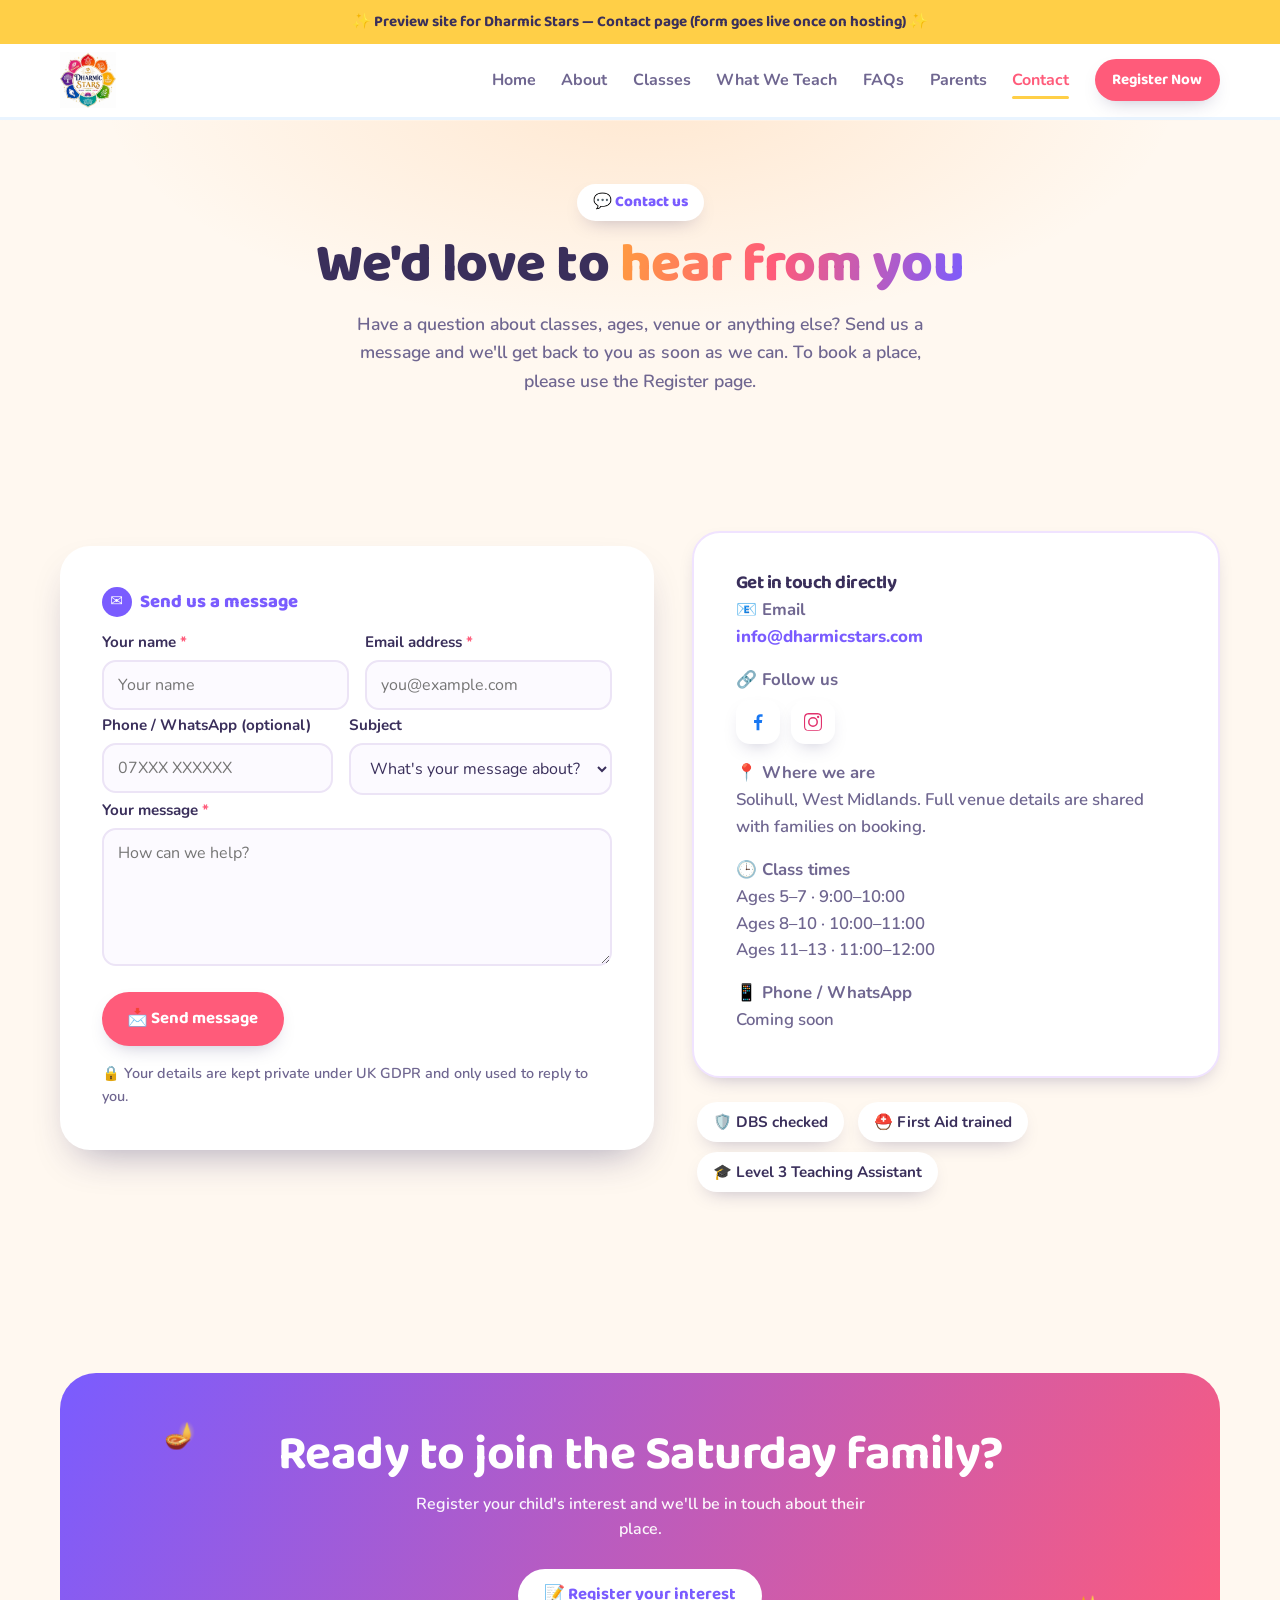
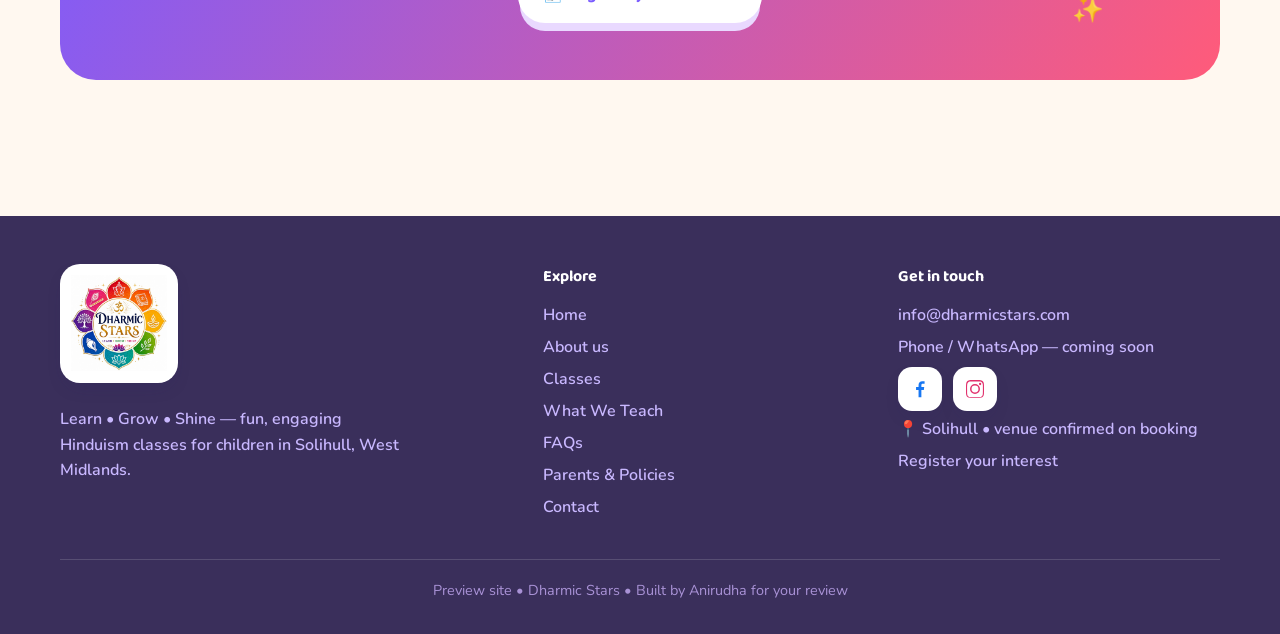
<file: contact.html>
<!DOCTYPE html>
<html lang="en">
<head>
<meta charset="UTF-8">
<meta name="viewport" content="width=device-width, initial-scale=1.0">
<title>Contact — Dharmic Stars | Hinduism Classes for Children in Solihull</title>
<meta name="description" content="Get in touch with Dharmic Stars — Hinduism classes for children aged 5–13 in Solihull. Ask a question, request venue details or register your child's interest.">
<link rel="preconnect" href="https://fonts.googleapis.com">
<link rel="preconnect" href="https://fonts.gstatic.com" crossorigin>
<link href="https://fonts.googleapis.com/css2?family=Baloo+2:wght@500;600;700;800&family=Nunito:ital,wght@0,400;0,600;0,700;0,800;1,600&display=swap" rel="stylesheet">
<link rel="stylesheet" href="style.css">
</head>
<body>

<div class="demo-note">✨ Preview site for Dharmic Stars — Contact page (form goes live once on hosting) ✨</div>

<header class="nav">
  <div class="wrap nav-inner">
    <a class="logo" href="index.html"><img class="logo-img" src="logo.jpg" alt="Dharmic Stars — Learn, Grow, Shine"></a>
    <nav class="links">
      <a href="index.html">Home</a>
      <a href="about.html">About</a>
      <a href="classes.html">Classes</a>
      <a href="index.html#learn">What We Teach</a>
      <a href="faq.html">FAQs</a>
      <a href="policies.html">Parents</a>
      <a href="contact.html" class="active">Contact</a>
      <a class="btn btn-primary nav-cta" href="register.html">Register Now</a>
    </nav>
    <button class="burger" aria-label="menu">☰</button>
  </div>
</header>

<section class="page-hero">
  <div class="wrap">
    <span class="eyebrow">💬 Contact us</span>
    <h1>We'd love to <span class="grad">hear from you</span></h1>
    <p>Have a question about classes, ages, venue or anything else? Send us a message and we'll get back to you as soon as we can. To book a place, please use the Register page.</p>
  </div>
</section>

<section class="pad">
  <div class="wrap about-grid">

    <div class="reveal">
      <form class="form-card" id="contactForm" novalidate>
        <div class="form-step-tag"><span class="n">✉️</span> Send us a message</div>
        <div class="grid2">
          <div class="field"><label>Your name <span class="req">*</span></label><input name="name" required placeholder="Your name"></div>
          <div class="field"><label>Email address <span class="req">*</span></label><input type="email" name="email" required placeholder="you@example.com"></div>
        </div>
        <div class="grid2">
          <div class="field"><label>Phone / WhatsApp (optional)</label><input name="phone" placeholder="07XXX XXXXXX"></div>
          <div class="field"><label>Subject</label>
            <select name="subject">
              <option value="" disabled selected>What's your message about?</option>
              <option>General enquiry</option>
              <option>Classes &amp; ages</option>
              <option>Venue details</option>
              <option>Costs &amp; donations</option>
              <option>Something else</option>
            </select>
          </div>
        </div>
        <div class="field"><label>Your message <span class="req">*</span></label><textarea name="message" rows="5" required placeholder="How can we help?"></textarea></div>
        <div class="form-actions">
          <button type="submit" class="btn btn-primary">📩 Send message</button>
          <span class="form-note">🔒 Your details are kept private under UK GDPR and only used to reply to you.</span>
        </div>
        <div class="success" id="ok">
          <h3>🙏 Thank you — message sent!</h3>
          <p>On the live site your message is emailed to our team instantly and we'll reply as soon as we can.</p>
        </div>
      </form>
    </div>

    <div class="reveal">
      <div class="story-card" style="margin:0">
        <h3 style="margin-top:0">Get in touch directly</h3>
        <p style="margin:.2rem 0 1rem"><b>📧 Email</b><br><a href="mailto:info@dharmicstars.com" style="color:var(--grape);font-weight:800">info@dharmicstars.com</a></p>
        <p style="margin:.2rem 0 .4rem"><b>🔗 Follow us</b></p>
        <div class="social" style="margin-bottom:1rem">
          <a class="fb" href="https://facebook.com/dharmicstars" target="_blank" rel="noopener" aria-label="Dharmic Stars on Facebook"><svg viewBox="0 0 24 24"><path d="M13.5 21v-8h2.7l.4-3.1h-3.1V7.9c0-.9.25-1.5 1.55-1.5H17V3.6c-.3-.04-1.3-.13-2.46-.13-2.44 0-4.11 1.49-4.11 4.22V9.9H7.7V13h2.73v8h3.07z"/></svg></a>
          <a class="ig" href="https://instagram.com/dharmicstars" target="_blank" rel="noopener" aria-label="Dharmic Stars on Instagram"><svg viewBox="0 0 24 24"><path d="M12 2.2c3.2 0 3.58.01 4.85.07 1.17.05 1.8.25 2.23.41.56.22.96.48 1.38.9.42.42.68.82.9 1.38.16.42.36 1.06.41 2.23.06 1.27.07 1.65.07 4.85s-.01 3.58-.07 4.85c-.05 1.17-.25 1.8-.41 2.23-.22.56-.48.96-.9 1.38-.42.42-.82.68-1.38.9-.42.16-1.06.36-2.23.41-1.27.06-1.65.07-4.85.07s-3.58-.01-4.85-.07c-1.17-.05-1.8-.25-2.23-.41a3.7 3.7 0 0 1-1.38-.9 3.7 3.7 0 0 1-.9-1.38c-.16-.42-.36-1.06-.41-2.23C2.21 15.58 2.2 15.2 2.2 12s.01-3.58.07-4.85c.05-1.17.25-1.8.41-2.23.22-.56.48-.96.9-1.38.42-.42.82-.68 1.38-.9.42-.16 1.06-.36 2.23-.41C8.42 2.21 8.8 2.2 12 2.2zm0 1.62c-3.15 0-3.52.01-4.76.07-.9.04-1.39.19-1.71.32-.43.17-.74.37-1.06.69-.32.32-.52.63-.69 1.06-.13.32-.28.81-.32 1.71-.06 1.24-.07 1.61-.07 4.76s.01 3.52.07 4.76c.04.9.19 1.39.32 1.71.17.43.37.74.69 1.06.32.32.63.52 1.06.69.32.13.81.28 1.71.32 1.24.06 1.61.07 4.76.07s3.52-.01 4.76-.07c.9-.04 1.39-.19 1.71-.32.43-.17.74-.37 1.06-.69.32-.32.52-.63.69-1.06.13-.32.28-.81.32-1.71.06-1.24.07-1.61.07-4.76s-.01-3.52-.07-4.76c-.04-.9-.19-1.39-.32-1.71a2.85 2.85 0 0 0-.69-1.06 2.85 2.85 0 0 0-1.06-.69c-.32-.13-.81-.28-1.71-.32-1.24-.06-1.61-.07-4.76-.07zm0 2.76a5.42 5.42 0 1 1 0 10.84 5.42 5.42 0 0 1 0-10.84zm0 1.62a3.8 3.8 0 1 0 0 7.6 3.8 3.8 0 0 0 0-7.6zm5.6-2.9a1.27 1.27 0 1 1 0 2.54 1.27 1.27 0 0 1 0-2.54z"/></svg></a>
        </div>
        <p style="margin:.2rem 0 1rem"><b>📍 Where we are</b><br>Solihull, West Midlands. Full venue details are shared with families on booking.</p>
        <p style="margin:.2rem 0 1rem"><b>🕒 Class times</b><br>Ages 5–7 · 9:00–10:00<br>Ages 8–10 · 10:00–11:00<br>Ages 11–13 · 11:00–12:00</p>
        <p style="margin:.2rem 0 0"><b>📱 Phone / WhatsApp</b><br>Coming soon</p>
      </div>
      <div style="margin-top:1.2rem">
        <span class="value-pill">🛡️ DBS checked</span>
        <span class="value-pill">⛑️ First Aid trained</span>
        <span class="value-pill">🎓 Level 3 Teaching Assistant</span>
      </div>
    </div>

  </div>
</section>

<section class="pad">
  <div class="wrap reveal">
    <div class="enroll">
      <span class="conf" style="top:14%;left:9%">🪔</span>
      <span class="conf" style="bottom:16%;right:10%">✨</span>
      <h2>Ready to join the Saturday family?</h2>
      <p>Register your child's interest and we'll be in touch about their place.</p>
      <a class="btn btn-primary" href="register.html">📝 Register your interest</a>
    </div>
  </div>
</section>

<footer>
  <div class="wrap foot-grid">
    <div>
      <div style="background:#fff;border-radius:20px;padding:.7rem;display:inline-block;margin-bottom:1rem;box-shadow:var(--shadow-sm)"><img src="logo.jpg" alt="Dharmic Stars" style="height:96px;width:auto;display:block"></div>
      <p style="color:#c9b8ff;font-weight:600;max-width:34ch">Learn • Grow • Shine — fun, engaging Hinduism classes for children in Solihull, West Midlands.</p>
    </div>
    <div>
      <h4>Explore</h4>
      <a href="index.html">Home</a>
      <a href="about.html">About us</a>
      <a href="classes.html">Classes</a>
      <a href="index.html#learn">What We Teach</a>
      <a href="faq.html">FAQs</a>
      <a href="policies.html">Parents &amp; Policies</a>
      <a href="contact.html">Contact</a>
    </div>
    <div>
      <h4>Get in touch</h4>
      <a href="mailto:info@dharmicstars.com">info@dharmicstars.com</a>
      <a href="#">Phone / WhatsApp — coming soon</a>
      <div class="social">
        <a class="fb" href="https://facebook.com/dharmicstars" target="_blank" rel="noopener" aria-label="Dharmic Stars on Facebook"><svg viewBox="0 0 24 24"><path d="M13.5 21v-8h2.7l.4-3.1h-3.1V7.9c0-.9.25-1.5 1.55-1.5H17V3.6c-.3-.04-1.3-.13-2.46-.13-2.44 0-4.11 1.49-4.11 4.22V9.9H7.7V13h2.73v8h3.07z"/></svg></a>
        <a class="ig" href="https://instagram.com/dharmicstars" target="_blank" rel="noopener" aria-label="Dharmic Stars on Instagram"><svg viewBox="0 0 24 24"><path d="M12 2.2c3.2 0 3.58.01 4.85.07 1.17.05 1.8.25 2.23.41.56.22.96.48 1.38.9.42.42.68.82.9 1.38.16.42.36 1.06.41 2.23.06 1.27.07 1.65.07 4.85s-.01 3.58-.07 4.85c-.05 1.17-.25 1.8-.41 2.23-.22.56-.48.96-.9 1.38-.42.42-.82.68-1.38.9-.42.16-1.06.36-2.23.41-1.27.06-1.65.07-4.85.07s-3.58-.01-4.85-.07c-1.17-.05-1.8-.25-2.23-.41a3.7 3.7 0 0 1-1.38-.9 3.7 3.7 0 0 1-.9-1.38c-.16-.42-.36-1.06-.41-2.23C2.21 15.58 2.2 15.2 2.2 12s.01-3.58.07-4.85c.05-1.17.25-1.8.41-2.23.22-.56.48-.96.9-1.38.42-.42.82-.68 1.38-.9.42-.16 1.06-.36 2.23-.41C8.42 2.21 8.8 2.2 12 2.2zm0 1.62c-3.15 0-3.52.01-4.76.07-.9.04-1.39.19-1.71.32-.43.17-.74.37-1.06.69-.32.32-.52.63-.69 1.06-.13.32-.28.81-.32 1.71-.06 1.24-.07 1.61-.07 4.76s.01 3.52.07 4.76c.04.9.19 1.39.32 1.71.17.43.37.74.69 1.06.32.32.63.52 1.06.69.32.13.81.28 1.71.32 1.24.06 1.61.07 4.76.07s3.52-.01 4.76-.07c.9-.04 1.39-.19 1.71-.32.43-.17.74-.37 1.06-.69.32-.32.52-.63.69-1.06.13-.32.28-.81.32-1.71.06-1.24.07-1.61.07-4.76s-.01-3.52-.07-4.76c-.04-.9-.19-1.39-.32-1.71a2.85 2.85 0 0 0-.69-1.06 2.85 2.85 0 0 0-1.06-.69c-.32-.13-.81-.28-1.71-.32-1.24-.06-1.61-.07-4.76-.07zm0 2.76a5.42 5.42 0 1 1 0 10.84 5.42 5.42 0 0 1 0-10.84zm0 1.62a3.8 3.8 0 1 0 0 7.6 3.8 3.8 0 0 0 0-7.6zm5.6-2.9a1.27 1.27 0 1 1 0 2.54 1.27 1.27 0 0 1 0-2.54z"/></svg></a>
      </div>
      <a href="#">📍 Solihull • venue confirmed on booking</a>
      <a href="register.html">Register your interest</a>
    </div>
  </div>
  <div class="wrap foot-bottom">Preview site • Dharmic Stars • Built by Anirudha for your review</div>
</footer>

<script src="app.js"></script>
<script>
document.getElementById('contactForm').addEventListener('submit',function(e){
  e.preventDefault();
  if(!this.checkValidity()){this.reportValidity();return;}
  document.getElementById('ok').classList.add('show');
  this.querySelector('button[type=submit]').textContent='✅ Sent';
  document.getElementById('ok').scrollIntoView({behavior:'smooth',block:'center'});
});
</script>
</body>
</html>
</file>
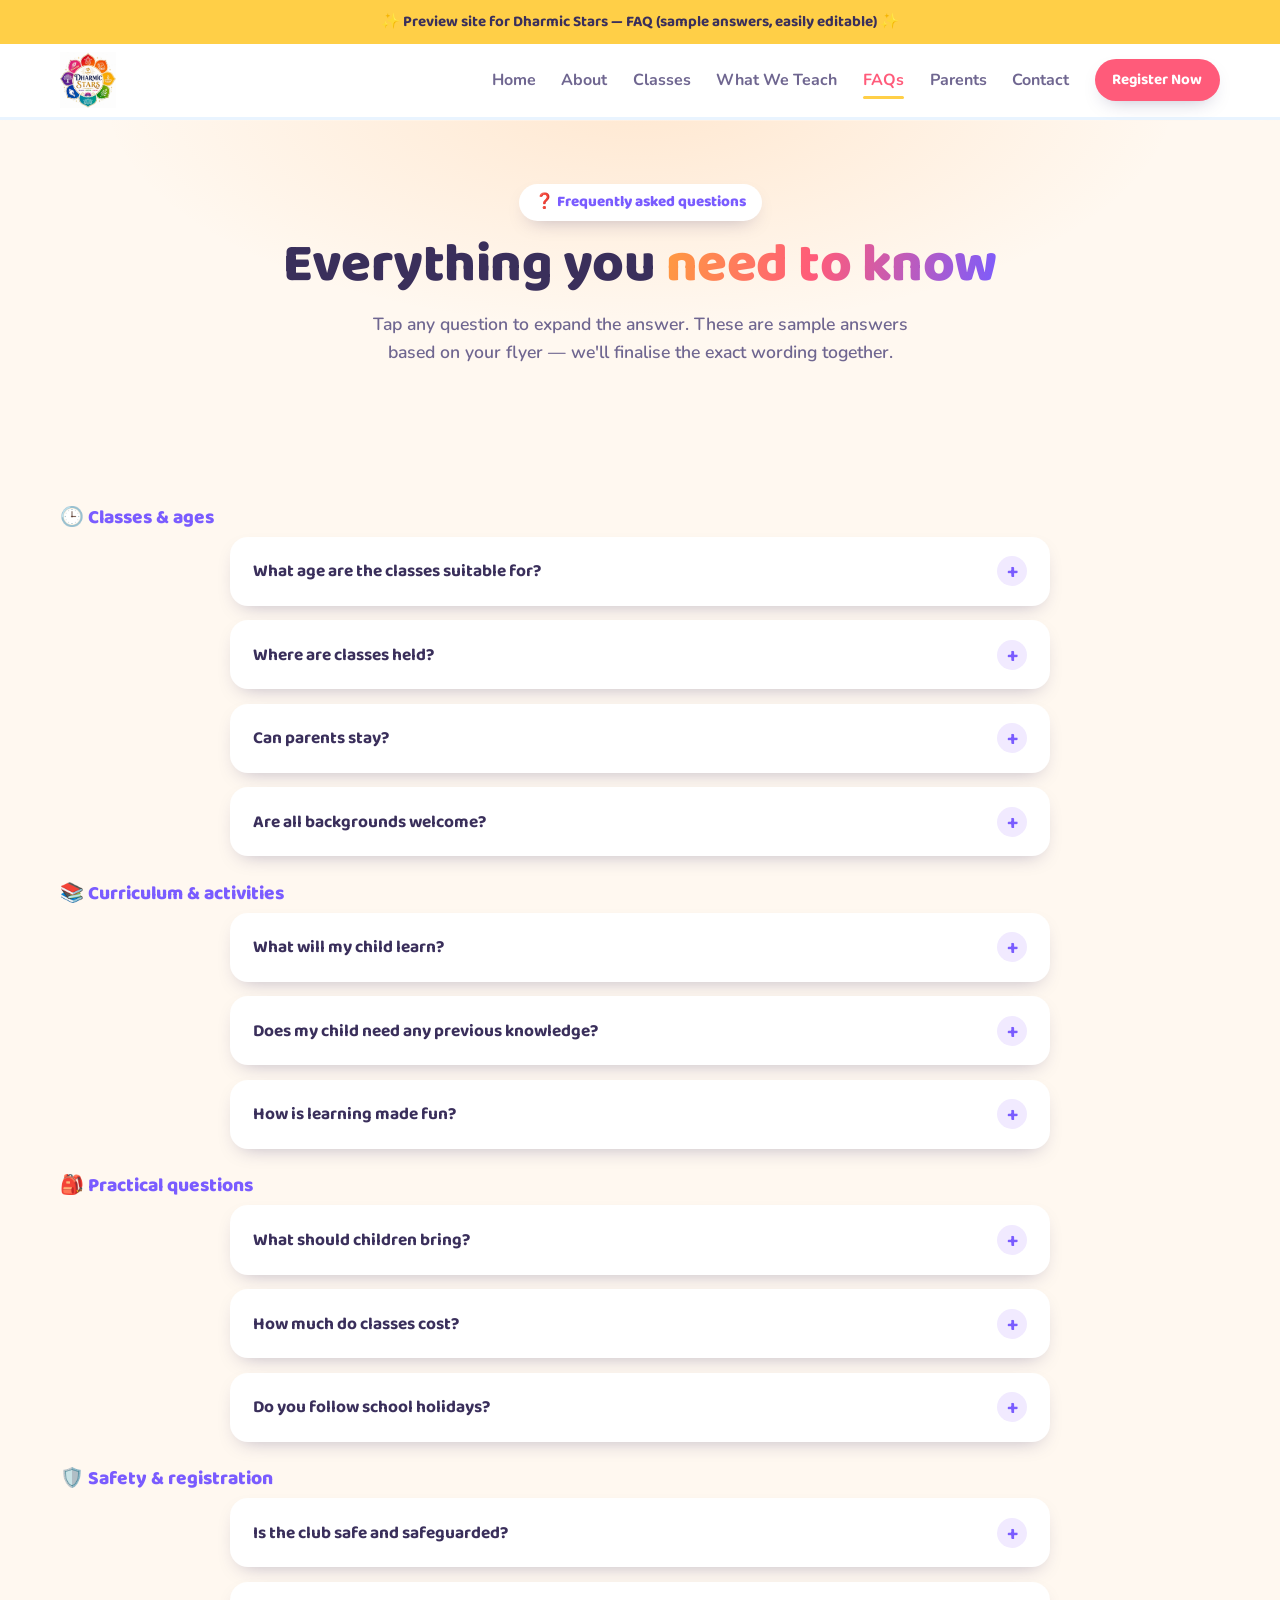
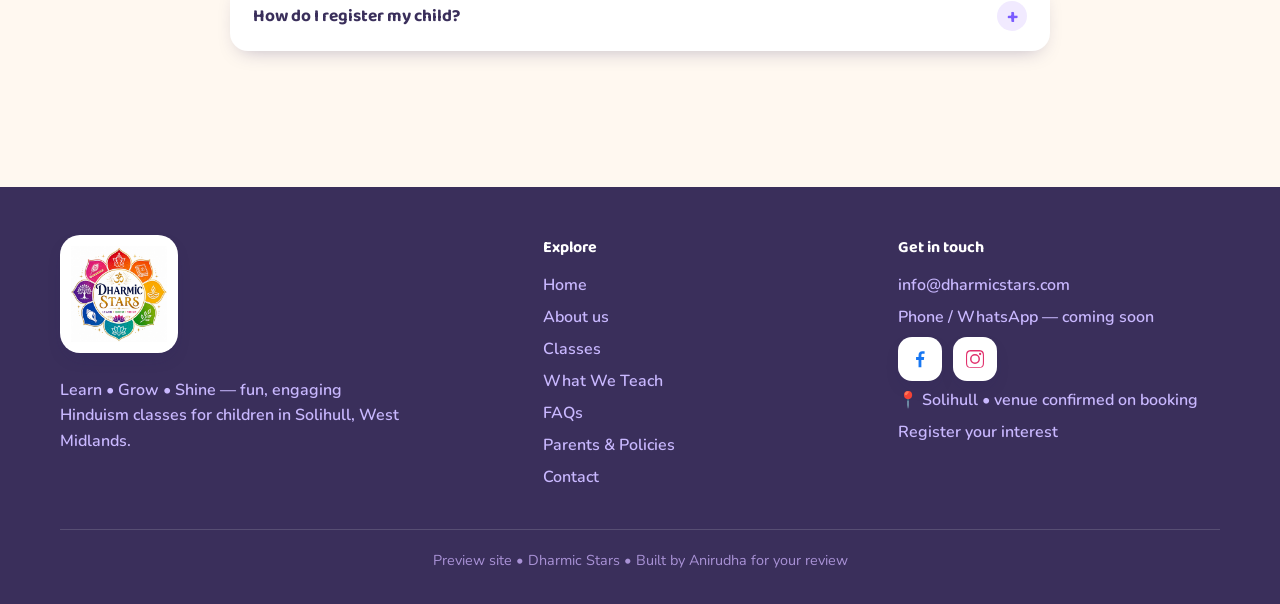
<file: faq.html>
<!DOCTYPE html>
<html lang="en">
<head>
<meta charset="UTF-8">
<meta name="viewport" content="width=device-width, initial-scale=1.0">
<title>FAQ — Dharmic Stars</title>
<meta name="description" content="Frequently asked questions about Dharmic Stars Hinduism classes in Solihull — ages, venue, curriculum, costs, safeguarding and how to register.">
<link rel="preconnect" href="https://fonts.googleapis.com">
<link rel="preconnect" href="https://fonts.gstatic.com" crossorigin>
<link href="https://fonts.googleapis.com/css2?family=Baloo+2:wght@500;600;700;800&family=Nunito:ital,wght@0,400;0,600;0,700;0,800;1,600&display=swap" rel="stylesheet">
<link rel="stylesheet" href="style.css">
</head>
<body>

<div class="demo-note">✨ Preview site for Dharmic Stars — FAQ (sample answers, easily editable) ✨</div>

<header class="nav">
  <div class="wrap nav-inner">
    <a class="logo" href="index.html"><img class="logo-img" src="logo.jpg" alt="Dharmic Stars — Learn, Grow, Shine"></a>
    <nav class="links">
      <a href="index.html">Home</a>
      <a href="about.html">About</a>
      <a href="classes.html">Classes</a>
      <a href="index.html#learn">What We Teach</a>
      <a href="faq.html" class="active">FAQs</a>
      <a href="policies.html">Parents</a>
      <a href="contact.html">Contact</a>
      <a class="btn btn-primary nav-cta" href="register.html">Register Now</a>
    </nav>
    <button class="burger" aria-label="menu">☰</button>
  </div>
</header>

<section class="page-hero">
  <div class="wrap">
    <span class="eyebrow">❓ Frequently asked questions</span>
    <h1>Everything you <span class="grad">need to know</span></h1>
    <p>Tap any question to expand the answer. These are sample answers based on your flyer — we'll finalise the exact wording together.</p>
  </div>
</section>

<section class="pad">
  <div class="wrap">

    <div class="acc-cat">🕒 Classes &amp; ages</div>
    <div class="acc">
      <div class="acc-item">
        <button class="acc-q">What age are the classes suitable for? <span class="plus">+</span></button>
        <div class="acc-a"><div class="inner">Children aged 5–13 years. Sessions are grouped and pitched to be age-appropriate, so every child learns at just the right level.</div></div>
      </div>
      <div class="acc-item">
        <button class="acc-q">Where are classes held? <span class="plus">+</span></button>
        <div class="acc-a"><div class="inner">Classes are held in Solihull, West Midlands. Full venue details are provided upon booking.</div></div>
      </div>
      <div class="acc-item">
        <button class="acc-q">Can parents stay? <span class="plus">+</span></button>
        <div class="acc-a"><div class="inner">Depending on the child's age and confidence, we may ask parents to stay for the first session. Please contact us for details.</div></div>
      </div>
      <div class="acc-item">
        <button class="acc-q">Are all backgrounds welcome? <span class="plus">+</span></button>
        <div class="acc-a"><div class="inner">Yes. Dharmic Stars welcomes every child who wishes to learn about Hinduism in a respectful and inclusive environment.</div></div>
      </div>
    </div>

    <div class="acc-cat">📚 Curriculum &amp; activities</div>
    <div class="acc">
      <div class="acc-item">
        <button class="acc-q">What will my child learn? <span class="plus">+</span></button>
        <div class="acc-a"><div class="inner">Children explore Sanatana Dharma — Hindu Gods and Goddesses, the Ramayana, Mahabharata and Bhagavad Gita, festivals like Diwali, Holi, Janmashtami and Navratri, Sanskrit prayers and shlokas, yoga and mindfulness, Hindu values, Karma and Dharma, temples and worship, and much more.</div></div>
      </div>
      <div class="acc-item">
        <button class="acc-q">Does my child need any previous knowledge? <span class="plus">+</span></button>
        <div class="acc-a"><div class="inner">No — beginners are always welcome. Whether your child is brand new to these stories or already knows a little, everyone learns and grows together.</div></div>
      </div>
      <div class="acc-item">
        <button class="acc-q">How is learning made fun? <span class="plus">+</span></button>
        <div class="acc-a"><div class="inner">Children learn best through stories, discussion, games, crafts, yoga, music, celebrations and interactive activities — not simply memorising facts.</div></div>
      </div>
    </div>

    <div class="acc-cat">🎒 Practical questions</div>
    <div class="acc">
      <div class="acc-item">
        <button class="acc-q">What should children bring? <span class="plus">+</span></button>
        <div class="acc-a"><div class="inner">Just enthusiasm and curiosity! Any materials required will be provided unless otherwise advised.</div></div>
      </div>
      <div class="acc-item">
        <button class="acc-q">How much do classes cost? <span class="plus">+</span></button>
        <div class="acc-a"><div class="inner">Dharmic Stars is a community initiative and we aim to keep classes affordable for every family. Please see our booking page for current prices — and if finances are ever difficult, just talk to us about flexible options.</div></div>
      </div>
      <div class="acc-item">
        <button class="acc-q">Do you follow school holidays? <span class="plus">+</span></button>
        <div class="acc-a"><div class="inner">Classes run during term time and generally pause during school holidays. A full term calendar is shared with registered families.</div></div>
      </div>
    </div>

    <div class="acc-cat">🛡️ Safety &amp; registration</div>
    <div class="acc">
      <div class="acc-item">
        <button class="acc-q">Is the club safe and safeguarded? <span class="plus">+</span></button>
        <div class="acc-a"><div class="inner">Yes. Our founder and teacher is DBS checked and fully First Aid trained, and we follow clear safeguarding, health &amp; safety and data protection policies — with children supervised at all times. See our <a href="policies.html" style="color:var(--grape);font-weight:800">Policies &amp; Safeguarding</a> page.</div></div>
      </div>
      <div class="acc-item">
        <button class="acc-q">How do I register my child? <span class="plus">+</span></button>
        <div class="acc-a"><div class="inner">Simply fill in the quick form on our <a href="register.html" style="color:var(--grape);font-weight:800">Register</a> page. You'll receive a confirmation and we'll be in touch about your child's place.</div></div>
      </div>
    </div>

  </div>
</section>

<footer>
  <div class="wrap foot-grid">
    <div>
      <div style="background:#fff;border-radius:20px;padding:.7rem;display:inline-block;margin-bottom:1rem;box-shadow:var(--shadow-sm)"><img src="logo.jpg" alt="Dharmic Stars" style="height:96px;width:auto;display:block"></div>
      <p style="color:#c9b8ff;font-weight:600;max-width:34ch">Learn • Grow • Shine — fun, engaging Hinduism classes for children in Solihull, West Midlands.</p>
    </div>
    <div>
      <h4>Explore</h4>
      <a href="index.html">Home</a>
      <a href="about.html">About us</a>
      <a href="classes.html">Classes</a>
      <a href="index.html#learn">What We Teach</a>
      <a href="faq.html">FAQs</a>
      <a href="policies.html">Parents &amp; Policies</a>
      <a href="contact.html">Contact</a>
    </div>
    <div>
      <h4>Get in touch</h4>
      <a href="mailto:info@dharmicstars.com">info@dharmicstars.com</a>
      <a href="#">Phone / WhatsApp — coming soon</a>
      <div class="social">
        <a class="fb" href="https://facebook.com/dharmicstars" target="_blank" rel="noopener" aria-label="Dharmic Stars on Facebook"><svg viewBox="0 0 24 24"><path d="M13.5 21v-8h2.7l.4-3.1h-3.1V7.9c0-.9.25-1.5 1.55-1.5H17V3.6c-.3-.04-1.3-.13-2.46-.13-2.44 0-4.11 1.49-4.11 4.22V9.9H7.7V13h2.73v8h3.07z"/></svg></a>
        <a class="ig" href="https://instagram.com/dharmicstars" target="_blank" rel="noopener" aria-label="Dharmic Stars on Instagram"><svg viewBox="0 0 24 24"><path d="M12 2.2c3.2 0 3.58.01 4.85.07 1.17.05 1.8.25 2.23.41.56.22.96.48 1.38.9.42.42.68.82.9 1.38.16.42.36 1.06.41 2.23.06 1.27.07 1.65.07 4.85s-.01 3.58-.07 4.85c-.05 1.17-.25 1.8-.41 2.23-.22.56-.48.96-.9 1.38-.42.42-.82.68-1.38.9-.42.16-1.06.36-2.23.41-1.27.06-1.65.07-4.85.07s-3.58-.01-4.85-.07c-1.17-.05-1.8-.25-2.23-.41a3.7 3.7 0 0 1-1.38-.9 3.7 3.7 0 0 1-.9-1.38c-.16-.42-.36-1.06-.41-2.23C2.21 15.58 2.2 15.2 2.2 12s.01-3.58.07-4.85c.05-1.17.25-1.8.41-2.23.22-.56.48-.96.9-1.38.42-.42.82-.68 1.38-.9.42-.16 1.06-.36 2.23-.41C8.42 2.21 8.8 2.2 12 2.2zm0 1.62c-3.15 0-3.52.01-4.76.07-.9.04-1.39.19-1.71.32-.43.17-.74.37-1.06.69-.32.32-.52.63-.69 1.06-.13.32-.28.81-.32 1.71-.06 1.24-.07 1.61-.07 4.76s.01 3.52.07 4.76c.04.9.19 1.39.32 1.71.17.43.37.74.69 1.06.32.32.63.52 1.06.69.32.13.81.28 1.71.32 1.24.06 1.61.07 4.76.07s3.52-.01 4.76-.07c.9-.04 1.39-.19 1.71-.32.43-.17.74-.37 1.06-.69.32-.32.52-.63.69-1.06.13-.32.28-.81.32-1.71.06-1.24.07-1.61.07-4.76s-.01-3.52-.07-4.76c-.04-.9-.19-1.39-.32-1.71a2.85 2.85 0 0 0-.69-1.06 2.85 2.85 0 0 0-1.06-.69c-.32-.13-.81-.28-1.71-.32-1.24-.06-1.61-.07-4.76-.07zm0 2.76a5.42 5.42 0 1 1 0 10.84 5.42 5.42 0 0 1 0-10.84zm0 1.62a3.8 3.8 0 1 0 0 7.6 3.8 3.8 0 0 0 0-7.6zm5.6-2.9a1.27 1.27 0 1 1 0 2.54 1.27 1.27 0 0 1 0-2.54z"/></svg></a>
      </div>
      <a href="#">📍 Solihull • venue confirmed on booking</a>
      <a href="register.html">Register your interest</a>
    </div>
  </div>
  <div class="wrap foot-bottom">Preview site • Dharmic Stars • Built by Anirudha for your review</div>
</footer>

<script src="app.js"></script>
<script>
document.querySelectorAll('.acc-q').forEach(q=>{
  q.addEventListener('click',()=>{
    const item=q.closest('.acc-item');
    const a=item.querySelector('.acc-a');
    const open=item.classList.contains('open');
    if(open){item.classList.remove('open');a.style.maxHeight=null;}
    else{item.classList.add('open');a.style.maxHeight=a.scrollHeight+'px';}
  });
});
</script>
</body>
</html>
</file>
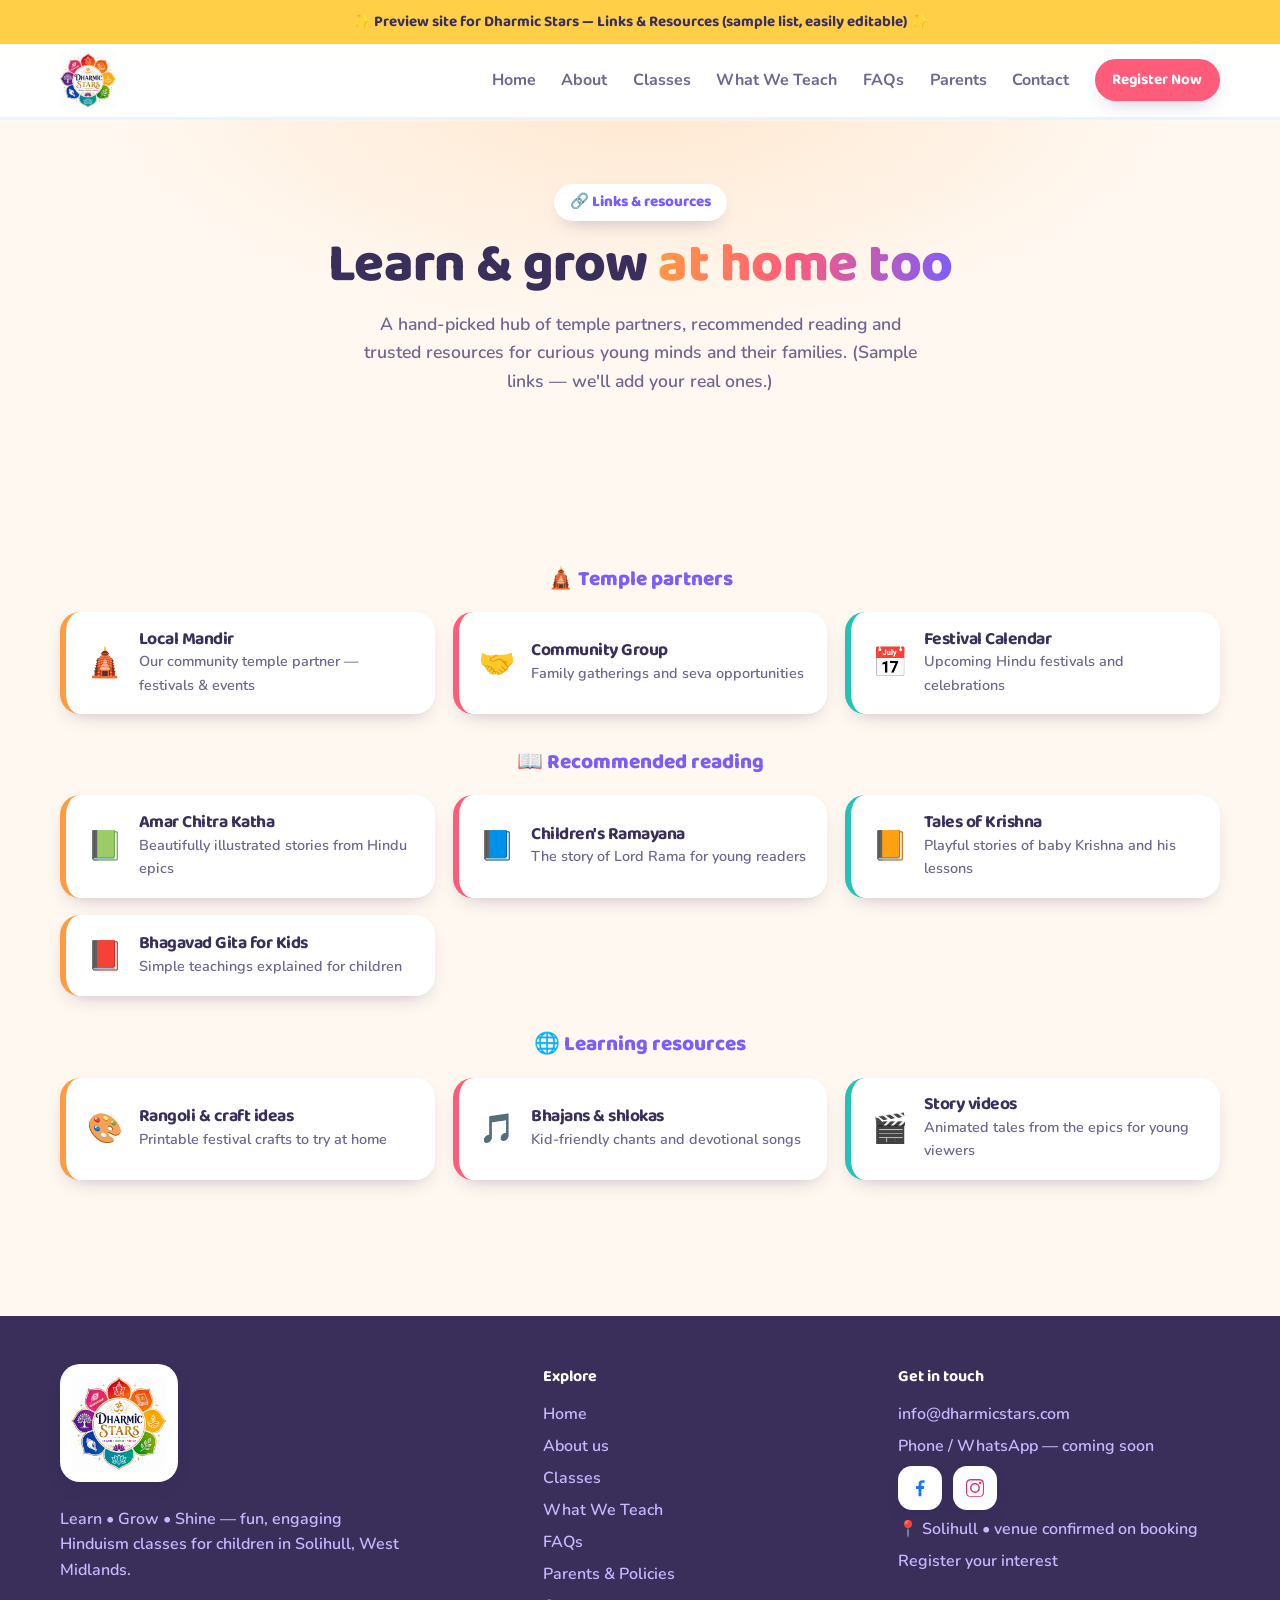
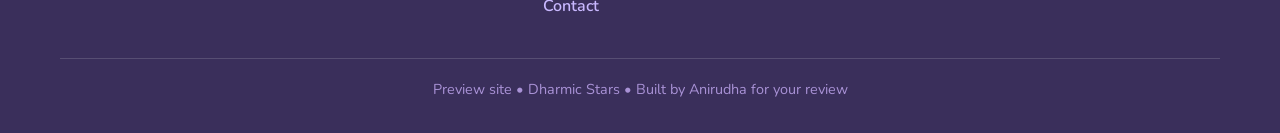
<file: links.html>
<!DOCTYPE html>
<html lang="en">
<head>
<meta charset="UTF-8">
<meta name="viewport" content="width=device-width, initial-scale=1.0">
<title>Links &amp; Resources — Dharmic Stars</title>
<meta name="description" content="Helpful links and resources for families — temple partners, recommended reading and trusted learning resources from Dharmic Stars.">
<link rel="preconnect" href="https://fonts.googleapis.com">
<link rel="preconnect" href="https://fonts.gstatic.com" crossorigin>
<link href="https://fonts.googleapis.com/css2?family=Baloo+2:wght@500;600;700;800&family=Nunito:ital,wght@0,400;0,600;0,700;0,800;1,600&display=swap" rel="stylesheet">
<link rel="stylesheet" href="style.css">
</head>
<body>

<div class="demo-note">✨ Preview site for Dharmic Stars — Links &amp; Resources (sample list, easily editable) ✨</div>

<header class="nav">
  <div class="wrap nav-inner">
    <a class="logo" href="index.html"><img class="logo-img" src="logo.jpg" alt="Dharmic Stars — Learn, Grow, Shine"></a>
    <nav class="links">
      <a href="index.html">Home</a>
      <a href="about.html">About</a>
      <a href="classes.html">Classes</a>
      <a href="index.html#learn">What We Teach</a>
      <a href="faq.html">FAQs</a>
      <a href="policies.html">Parents</a>
      <a href="contact.html">Contact</a>
      <a class="btn btn-primary nav-cta" href="register.html">Register Now</a>
    </nav>
    <button class="burger" aria-label="menu">☰</button>
  </div>
</header>

<section class="page-hero">
  <div class="wrap">
    <span class="eyebrow">🔗 Links &amp; resources</span>
    <h1>Learn &amp; grow <span class="grad">at home too</span></h1>
    <p>A hand-picked hub of temple partners, recommended reading and trusted resources for curious young minds and their families. (Sample links — we'll add your real ones.)</p>
  </div>
</section>

<section class="pad">
  <div class="wrap">

    <div class="link-cat">🛕 Temple partners</div>
    <div class="link-list">
      <a class="link-item" href="#"><span class="lico">🛕</span><div><h3>Local Mandir</h3><p>Our community temple partner — festivals &amp; events</p></div></a>
      <a class="link-item" href="#"><span class="lico">🤝</span><div><h3>Community Group</h3><p>Family gatherings and seva opportunities</p></div></a>
      <a class="link-item" href="#"><span class="lico">📅</span><div><h3>Festival Calendar</h3><p>Upcoming Hindu festivals and celebrations</p></div></a>
    </div>

    <div class="link-cat">📖 Recommended reading</div>
    <div class="link-list">
      <a class="link-item" href="#"><span class="lico">📗</span><div><h3>Amar Chitra Katha</h3><p>Beautifully illustrated stories from Hindu epics</p></div></a>
      <a class="link-item" href="#"><span class="lico">📘</span><div><h3>Children's Ramayana</h3><p>The story of Lord Rama for young readers</p></div></a>
      <a class="link-item" href="#"><span class="lico">📙</span><div><h3>Tales of Krishna</h3><p>Playful stories of baby Krishna and his lessons</p></div></a>
      <a class="link-item" href="#"><span class="lico">📕</span><div><h3>Bhagavad Gita for Kids</h3><p>Simple teachings explained for children</p></div></a>
    </div>

    <div class="link-cat">🌐 Learning resources</div>
    <div class="link-list">
      <a class="link-item" href="#"><span class="lico">🎨</span><div><h3>Rangoli &amp; craft ideas</h3><p>Printable festival crafts to try at home</p></div></a>
      <a class="link-item" href="#"><span class="lico">🎵</span><div><h3>Bhajans &amp; shlokas</h3><p>Kid-friendly chants and devotional songs</p></div></a>
      <a class="link-item" href="#"><span class="lico">🎬</span><div><h3>Story videos</h3><p>Animated tales from the epics for young viewers</p></div></a>
    </div>

  </div>
</section>

<footer>
  <div class="wrap foot-grid">
    <div>
      <div style="background:#fff;border-radius:20px;padding:.7rem;display:inline-block;margin-bottom:1rem;box-shadow:var(--shadow-sm)"><img src="logo.jpg" alt="Dharmic Stars" style="height:96px;width:auto;display:block"></div>
      <p style="color:#c9b8ff;font-weight:600;max-width:34ch">Learn • Grow • Shine — fun, engaging Hinduism classes for children in Solihull, West Midlands.</p>
    </div>
    <div>
      <h4>Explore</h4>
      <a href="index.html">Home</a>
      <a href="about.html">About us</a>
      <a href="classes.html">Classes</a>
      <a href="index.html#learn">What We Teach</a>
      <a href="faq.html">FAQs</a>
      <a href="policies.html">Parents &amp; Policies</a>
      <a href="contact.html">Contact</a>
    </div>
    <div>
      <h4>Get in touch</h4>
      <a href="mailto:info@dharmicstars.com">info@dharmicstars.com</a>
      <a href="#">Phone / WhatsApp — coming soon</a>
      <div class="social">
        <a class="fb" href="https://facebook.com/dharmicstars" target="_blank" rel="noopener" aria-label="Dharmic Stars on Facebook"><svg viewBox="0 0 24 24"><path d="M13.5 21v-8h2.7l.4-3.1h-3.1V7.9c0-.9.25-1.5 1.55-1.5H17V3.6c-.3-.04-1.3-.13-2.46-.13-2.44 0-4.11 1.49-4.11 4.22V9.9H7.7V13h2.73v8h3.07z"/></svg></a>
        <a class="ig" href="https://instagram.com/dharmicstars" target="_blank" rel="noopener" aria-label="Dharmic Stars on Instagram"><svg viewBox="0 0 24 24"><path d="M12 2.2c3.2 0 3.58.01 4.85.07 1.17.05 1.8.25 2.23.41.56.22.96.48 1.38.9.42.42.68.82.9 1.38.16.42.36 1.06.41 2.23.06 1.27.07 1.65.07 4.85s-.01 3.58-.07 4.85c-.05 1.17-.25 1.8-.41 2.23-.22.56-.48.96-.9 1.38-.42.42-.82.68-1.38.9-.42.16-1.06.36-2.23.41-1.27.06-1.65.07-4.85.07s-3.58-.01-4.85-.07c-1.17-.05-1.8-.25-2.23-.41a3.7 3.7 0 0 1-1.38-.9 3.7 3.7 0 0 1-.9-1.38c-.16-.42-.36-1.06-.41-2.23C2.21 15.58 2.2 15.2 2.2 12s.01-3.58.07-4.85c.05-1.17.25-1.8.41-2.23.22-.56.48-.96.9-1.38.42-.42.82-.68 1.38-.9.42-.16 1.06-.36 2.23-.41C8.42 2.21 8.8 2.2 12 2.2zm0 1.62c-3.15 0-3.52.01-4.76.07-.9.04-1.39.19-1.71.32-.43.17-.74.37-1.06.69-.32.32-.52.63-.69 1.06-.13.32-.28.81-.32 1.71-.06 1.24-.07 1.61-.07 4.76s.01 3.52.07 4.76c.04.9.19 1.39.32 1.71.17.43.37.74.69 1.06.32.32.63.52 1.06.69.32.13.81.28 1.71.32 1.24.06 1.61.07 4.76.07s3.52-.01 4.76-.07c.9-.04 1.39-.19 1.71-.32.43-.17.74-.37 1.06-.69.32-.32.52-.63.69-1.06.13-.32.28-.81.32-1.71.06-1.24.07-1.61.07-4.76s-.01-3.52-.07-4.76c-.04-.9-.19-1.39-.32-1.71a2.85 2.85 0 0 0-.69-1.06 2.85 2.85 0 0 0-1.06-.69c-.32-.13-.81-.28-1.71-.32-1.24-.06-1.61-.07-4.76-.07zm0 2.76a5.42 5.42 0 1 1 0 10.84 5.42 5.42 0 0 1 0-10.84zm0 1.62a3.8 3.8 0 1 0 0 7.6 3.8 3.8 0 0 0 0-7.6zm5.6-2.9a1.27 1.27 0 1 1 0 2.54 1.27 1.27 0 0 1 0-2.54z"/></svg></a>
      </div>
      <a href="#">📍 Solihull • venue confirmed on booking</a>
      <a href="register.html">Register your interest</a>
    </div>
  </div>
  <div class="wrap foot-bottom">Preview site • Dharmic Stars • Built by Anirudha for your review</div>
</footer>

<script src="app.js"></script>
</body>
</html>
</file>
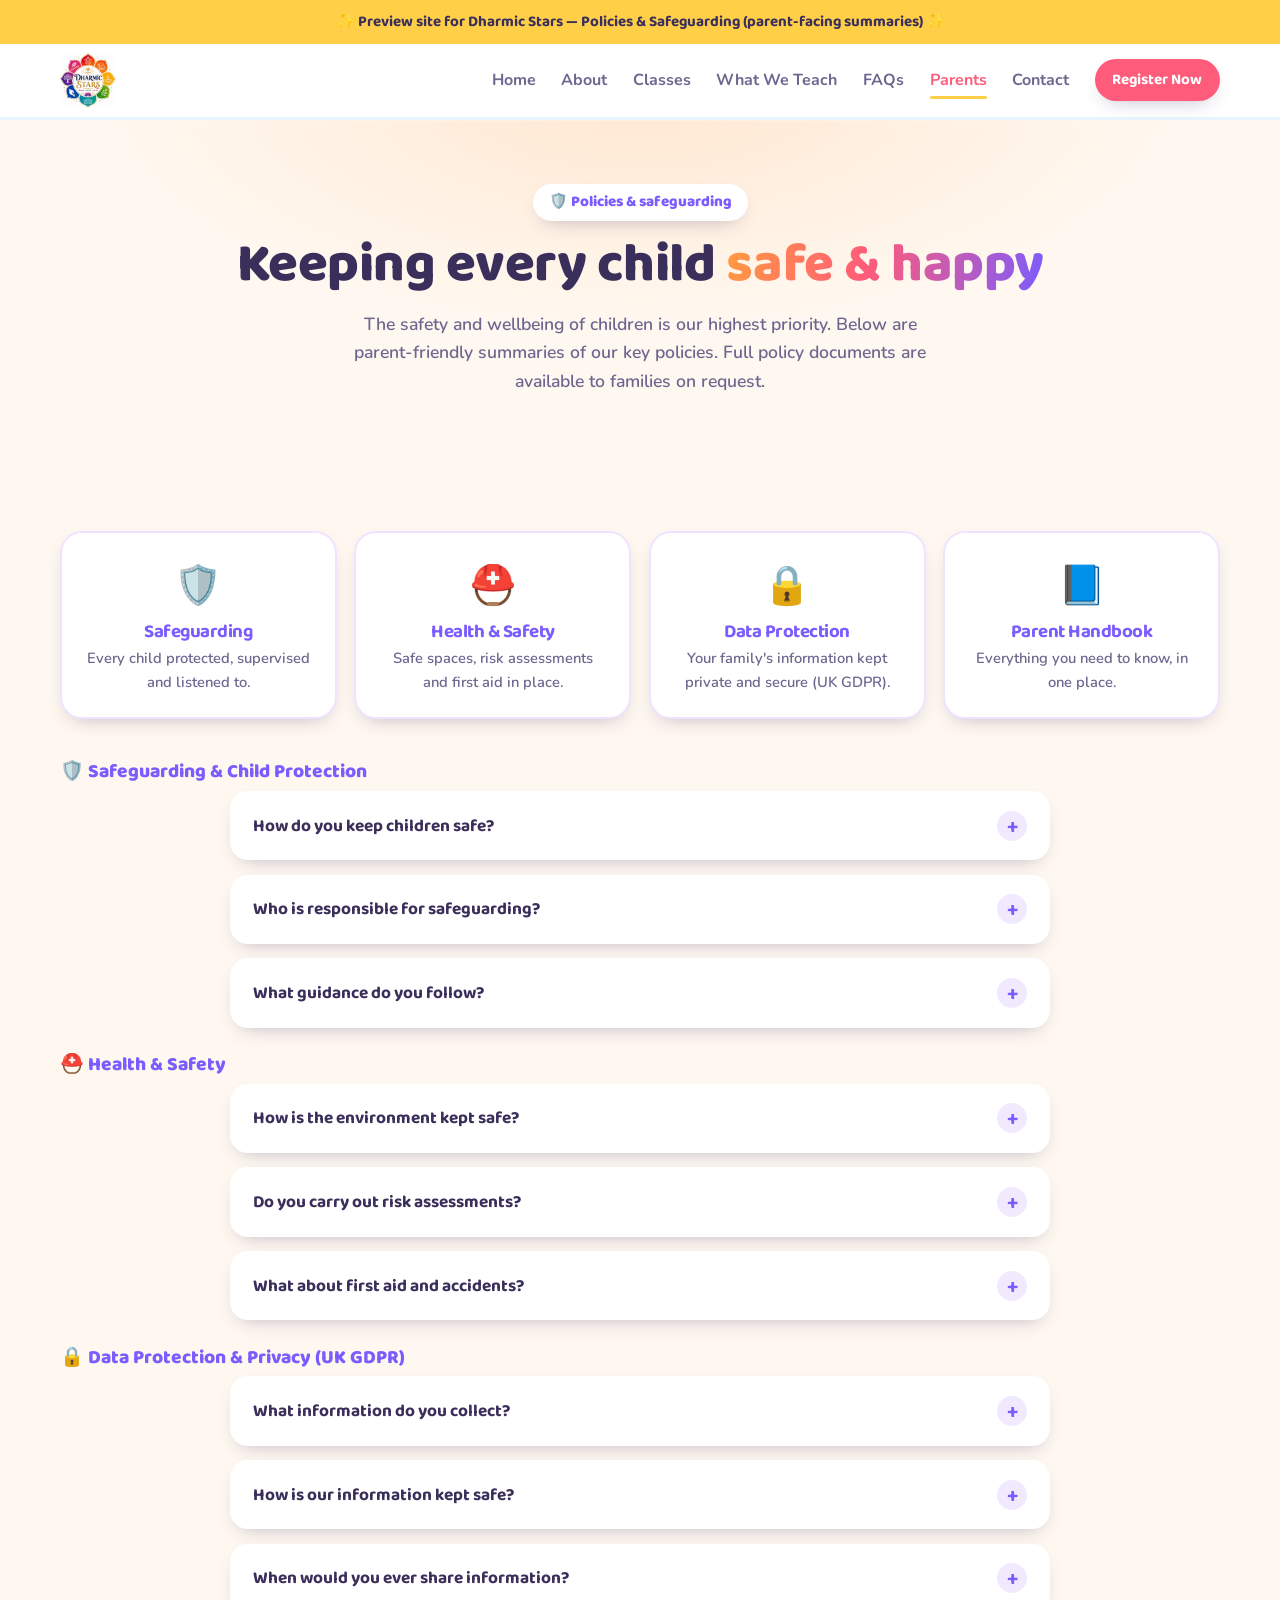
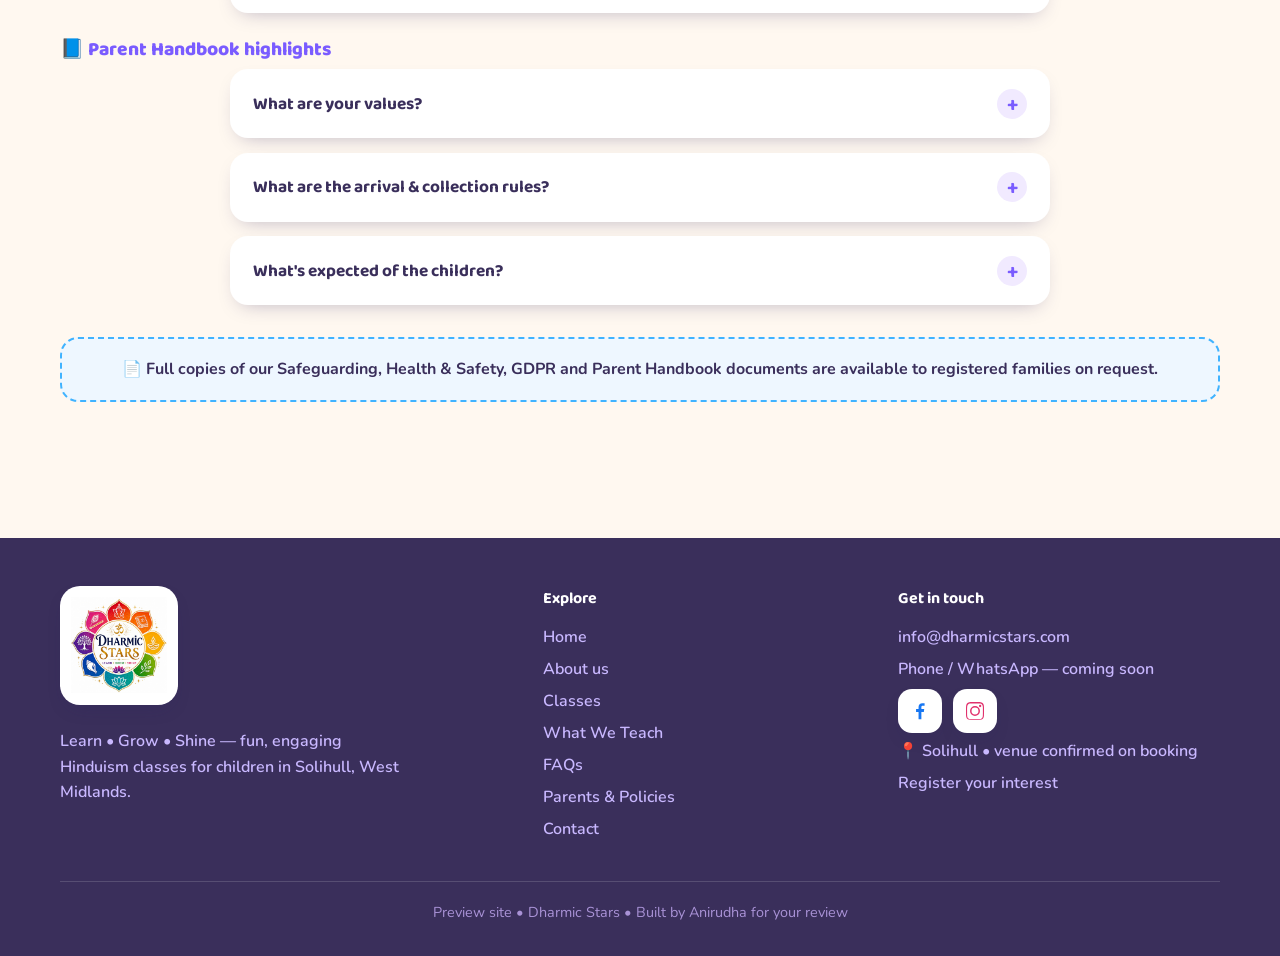
<file: policies.html>
<!DOCTYPE html>
<html lang="en">
<head>
<meta charset="UTF-8">
<meta name="viewport" content="width=device-width, initial-scale=1.0">
<title>Policies &amp; Safeguarding — Dharmic Stars</title>
<meta name="description" content="Our safeguarding, health &amp; safety and data protection commitments — Dharmic Stars keeps every child safe, respected and valued.">
<link rel="preconnect" href="https://fonts.googleapis.com">
<link rel="preconnect" href="https://fonts.gstatic.com" crossorigin>
<link href="https://fonts.googleapis.com/css2?family=Baloo+2:wght@500;600;700;800&family=Nunito:ital,wght@0,400;0,600;0,700;0,800;1,600&display=swap" rel="stylesheet">
<link rel="stylesheet" href="style.css">
</head>
<body>

<div class="demo-note">✨ Preview site for Dharmic Stars — Policies &amp; Safeguarding (parent-facing summaries) ✨</div>

<header class="nav">
  <div class="wrap nav-inner">
    <a class="logo" href="index.html"><img class="logo-img" src="logo.jpg" alt="Dharmic Stars — Learn, Grow, Shine"></a>
    <nav class="links">
      <a href="index.html">Home</a>
      <a href="about.html">About</a>
      <a href="classes.html">Classes</a>
      <a href="index.html#learn">What We Teach</a>
      <a href="faq.html">FAQs</a>
      <a href="policies.html" class="active">Parents</a>
      <a href="contact.html">Contact</a>
      <a class="btn btn-primary nav-cta" href="register.html">Register Now</a>
    </nav>
    <button class="burger" aria-label="menu">☰</button>
  </div>
</header>

<section class="page-hero">
  <div class="wrap">
    <span class="eyebrow">🛡️ Policies &amp; safeguarding</span>
    <h1>Keeping every child <span class="grad">safe &amp; happy</span></h1>
    <p>The safety and wellbeing of children is our highest priority. Below are parent-friendly summaries of our key policies. Full policy documents are available to families on request.</p>
  </div>
</section>

<section class="pad">
  <div class="wrap">

    <div class="pol-cards">
      <div class="pol-card"><span class="pico">🛡️</span><h3>Safeguarding</h3><p>Every child protected, supervised and listened to.</p></div>
      <div class="pol-card"><span class="pico">⛑️</span><h3>Health &amp; Safety</h3><p>Safe spaces, risk assessments and first aid in place.</p></div>
      <div class="pol-card"><span class="pico">🔒</span><h3>Data Protection</h3><p>Your family's information kept private and secure (UK GDPR).</p></div>
      <div class="pol-card"><span class="pico">📘</span><h3>Parent Handbook</h3><p>Everything you need to know, in one place.</p></div>
    </div>

    <div class="acc-cat">🛡️ Safeguarding &amp; Child Protection</div>
    <div class="acc">
      <div class="acc-item">
        <button class="acc-q">How do you keep children safe? <span class="plus">+</span></button>
        <div class="acc-a"><div class="inner">The safety and wellbeing of children is our highest priority. Children are supervised throughout every session, staff and volunteers understand their safeguarding responsibilities, appropriate checks (including DBS where required) are completed, and any concerns are recorded and dealt with promptly. Children are always encouraged to speak to a trusted adult.</div></div>
      </div>
      <div class="acc-item">
        <button class="acc-q">Who is responsible for safeguarding? <span class="plus">+</span></button>
        <div class="acc-a"><div class="inner">We have a Designated Safeguarding Lead (DSL) and a Deputy DSL who oversee child protection. If you ever have a concern about a child's safety or wellbeing, please speak to the DSL. (Named contacts will be confirmed with registered families.)</div></div>
      </div>
      <div class="acc-item">
        <button class="acc-q">What guidance do you follow? <span class="plus">+</span></button>
        <div class="acc-a"><div class="inner">Our safeguarding policy is developed in line with UK safeguarding legislation and guidance, including the Children Act 1989 &amp; 2004, Working Together to Safeguard Children, the Equality Act 2010, UK GDPR and NSPCC guidance. Safeguarding is a shared responsibility, and we work with parents, carers and relevant agencies whenever needed.</div></div>
      </div>
    </div>

    <div class="acc-cat">⛑️ Health &amp; Safety</div>
    <div class="acc">
      <div class="acc-item">
        <button class="acc-q">How is the environment kept safe? <span class="plus">+</span></button>
        <div class="acc-a"><div class="inner">We check rooms before each session, keep walkways and fire exits clear, arrange furniture safely and follow all venue safety requirements. Children are supervised at all times and are never left unsupervised.</div></div>
      </div>
      <div class="acc-item">
        <button class="acc-q">Do you carry out risk assessments? <span class="plus">+</span></button>
        <div class="acc-a"><div class="inner">Yes. We complete risk assessments for our activities and venue, considering potential hazards, who may be affected, the level of risk and the control measures needed — including any additional needs of children. Assessments are reviewed regularly and whenever activities, staffing or the venue change.</div></div>
      </div>
      <div class="acc-item">
        <button class="acc-q">What about first aid and accidents? <span class="plus">+</span></button>
        <div class="acc-a"><div class="inner">We ensure access to first aid supplies and a responsible adult who knows the first aid arrangements. All accidents requiring first aid are recorded, and parents/carers are informed of any significant injury or illness.</div></div>
      </div>
    </div>

    <div class="acc-cat">🔒 Data Protection &amp; Privacy (UK GDPR)</div>
    <div class="acc">
      <div class="acc-item">
        <button class="acc-q">What information do you collect? <span class="plus">+</span></button>
        <div class="acc-a"><div class="inner">Only what we need to keep your child safe and run the club — your child's name and age, parent/carer contact details, emergency contacts, and any medical, allergy or additional-needs information. Children's data is treated with particular care.</div></div>
      </div>
      <div class="acc-item">
        <button class="acc-q">How is our information kept safe? <span class="plus">+</span></button>
        <div class="acc-a"><div class="inner">Records are stored securely with access restricted to authorised individuals, electronic records are password protected, and we avoid unnecessary duplication. We only collect what is necessary, keep it accurate and up to date, and never sell, rent or share personal information for marketing.</div></div>
      </div>
      <div class="acc-item">
        <button class="acc-q">When would you ever share information? <span class="plus">+</span></button>
        <div class="acc-a"><div class="inner">Only when it's necessary to protect a child, when legally required, or to provide safe services — for example sharing with local authority safeguarding teams, police or emergency services in a safeguarding situation. Photography and optional communications are always based on your consent.</div></div>
      </div>
    </div>

    <div class="acc-cat">📘 Parent Handbook highlights</div>
    <div class="acc">
      <div class="acc-item">
        <button class="acc-q">What are your values? <span class="plus">+</span></button>
        <div class="acc-a"><div class="inner">Respect, kindness, responsibility, learning and community. We help children understand Hindu beliefs, traditions and festivals, build confidence in their cultural identity, and make positive friendships — in a safe, respectful and engaging environment.</div></div>
      </div>
      <div class="acc-item">
        <button class="acc-q">What are the arrival &amp; collection rules? <span class="plus">+</span></button>
        <div class="acc-a"><div class="inner">Children should arrive on time, ready to take part. Children are only released to authorised adults, and cannot leave independently unless written permission has been provided and agreed. Please let us know promptly of any change to collection arrangements.</div></div>
      </div>
      <div class="acc-item">
        <button class="acc-q">What's expected of the children? <span class="plus">+</span></button>
        <div class="acc-a"><div class="inner">We want Dharmic Stars to be a happy, respectful place for everyone. Children are asked to listen to adults, respect other children, take part positively and look after resources. Kindness and respect are at the heart of everything we do.</div></div>
      </div>
    </div>

    <div class="pol-note">📄 Full copies of our Safeguarding, Health &amp; Safety, GDPR and Parent Handbook documents are available to registered families on request.</div>

  </div>
</section>

<footer>
  <div class="wrap foot-grid">
    <div>
      <div style="background:#fff;border-radius:20px;padding:.7rem;display:inline-block;margin-bottom:1rem;box-shadow:var(--shadow-sm)"><img src="logo.jpg" alt="Dharmic Stars" style="height:96px;width:auto;display:block"></div>
      <p style="color:#c9b8ff;font-weight:600;max-width:34ch">Learn • Grow • Shine — fun, engaging Hinduism classes for children in Solihull, West Midlands.</p>
    </div>
    <div>
      <h4>Explore</h4>
      <a href="index.html">Home</a>
      <a href="about.html">About us</a>
      <a href="classes.html">Classes</a>
      <a href="index.html#learn">What We Teach</a>
      <a href="faq.html">FAQs</a>
      <a href="policies.html">Parents &amp; Policies</a>
      <a href="contact.html">Contact</a>
    </div>
    <div>
      <h4>Get in touch</h4>
      <a href="mailto:info@dharmicstars.com">info@dharmicstars.com</a>
      <a href="#">Phone / WhatsApp — coming soon</a>
      <div class="social">
        <a class="fb" href="https://facebook.com/dharmicstars" target="_blank" rel="noopener" aria-label="Dharmic Stars on Facebook"><svg viewBox="0 0 24 24"><path d="M13.5 21v-8h2.7l.4-3.1h-3.1V7.9c0-.9.25-1.5 1.55-1.5H17V3.6c-.3-.04-1.3-.13-2.46-.13-2.44 0-4.11 1.49-4.11 4.22V9.9H7.7V13h2.73v8h3.07z"/></svg></a>
        <a class="ig" href="https://instagram.com/dharmicstars" target="_blank" rel="noopener" aria-label="Dharmic Stars on Instagram"><svg viewBox="0 0 24 24"><path d="M12 2.2c3.2 0 3.58.01 4.85.07 1.17.05 1.8.25 2.23.41.56.22.96.48 1.38.9.42.42.68.82.9 1.38.16.42.36 1.06.41 2.23.06 1.27.07 1.65.07 4.85s-.01 3.58-.07 4.85c-.05 1.17-.25 1.8-.41 2.23-.22.56-.48.96-.9 1.38-.42.42-.82.68-1.38.9-.42.16-1.06.36-2.23.41-1.27.06-1.65.07-4.85.07s-3.58-.01-4.85-.07c-1.17-.05-1.8-.25-2.23-.41a3.7 3.7 0 0 1-1.38-.9 3.7 3.7 0 0 1-.9-1.38c-.16-.42-.36-1.06-.41-2.23C2.21 15.58 2.2 15.2 2.2 12s.01-3.58.07-4.85c.05-1.17.25-1.8.41-2.23.22-.56.48-.96.9-1.38.42-.42.82-.68 1.38-.9.42-.16 1.06-.36 2.23-.41C8.42 2.21 8.8 2.2 12 2.2zm0 1.62c-3.15 0-3.52.01-4.76.07-.9.04-1.39.19-1.71.32-.43.17-.74.37-1.06.69-.32.32-.52.63-.69 1.06-.13.32-.28.81-.32 1.71-.06 1.24-.07 1.61-.07 4.76s.01 3.52.07 4.76c.04.9.19 1.39.32 1.71.17.43.37.74.69 1.06.32.32.63.52 1.06.69.32.13.81.28 1.71.32 1.24.06 1.61.07 4.76.07s3.52-.01 4.76-.07c.9-.04 1.39-.19 1.71-.32.43-.17.74-.37 1.06-.69.32-.32.52-.63.69-1.06.13-.32.28-.81.32-1.71.06-1.24.07-1.61.07-4.76s-.01-3.52-.07-4.76c-.04-.9-.19-1.39-.32-1.71a2.85 2.85 0 0 0-.69-1.06 2.85 2.85 0 0 0-1.06-.69c-.32-.13-.81-.28-1.71-.32-1.24-.06-1.61-.07-4.76-.07zm0 2.76a5.42 5.42 0 1 1 0 10.84 5.42 5.42 0 0 1 0-10.84zm0 1.62a3.8 3.8 0 1 0 0 7.6 3.8 3.8 0 0 0 0-7.6zm5.6-2.9a1.27 1.27 0 1 1 0 2.54 1.27 1.27 0 0 1 0-2.54z"/></svg></a>
      </div>
      <a href="#">📍 Solihull • venue confirmed on booking</a>
      <a href="register.html">Register your interest</a>
    </div>
  </div>
  <div class="wrap foot-bottom">Preview site • Dharmic Stars • Built by Anirudha for your review</div>
</footer>

<script src="app.js"></script>
<script>
document.querySelectorAll('.acc-q').forEach(q=>{
  q.addEventListener('click',()=>{
    const item=q.closest('.acc-item');
    const a=item.querySelector('.acc-a');
    const open=item.classList.contains('open');
    if(open){item.classList.remove('open');a.style.maxHeight=null;}
    else{item.classList.add('open');a.style.maxHeight=a.scrollHeight+'px';}
  });
});
</script>
</body>
</html>
</file>
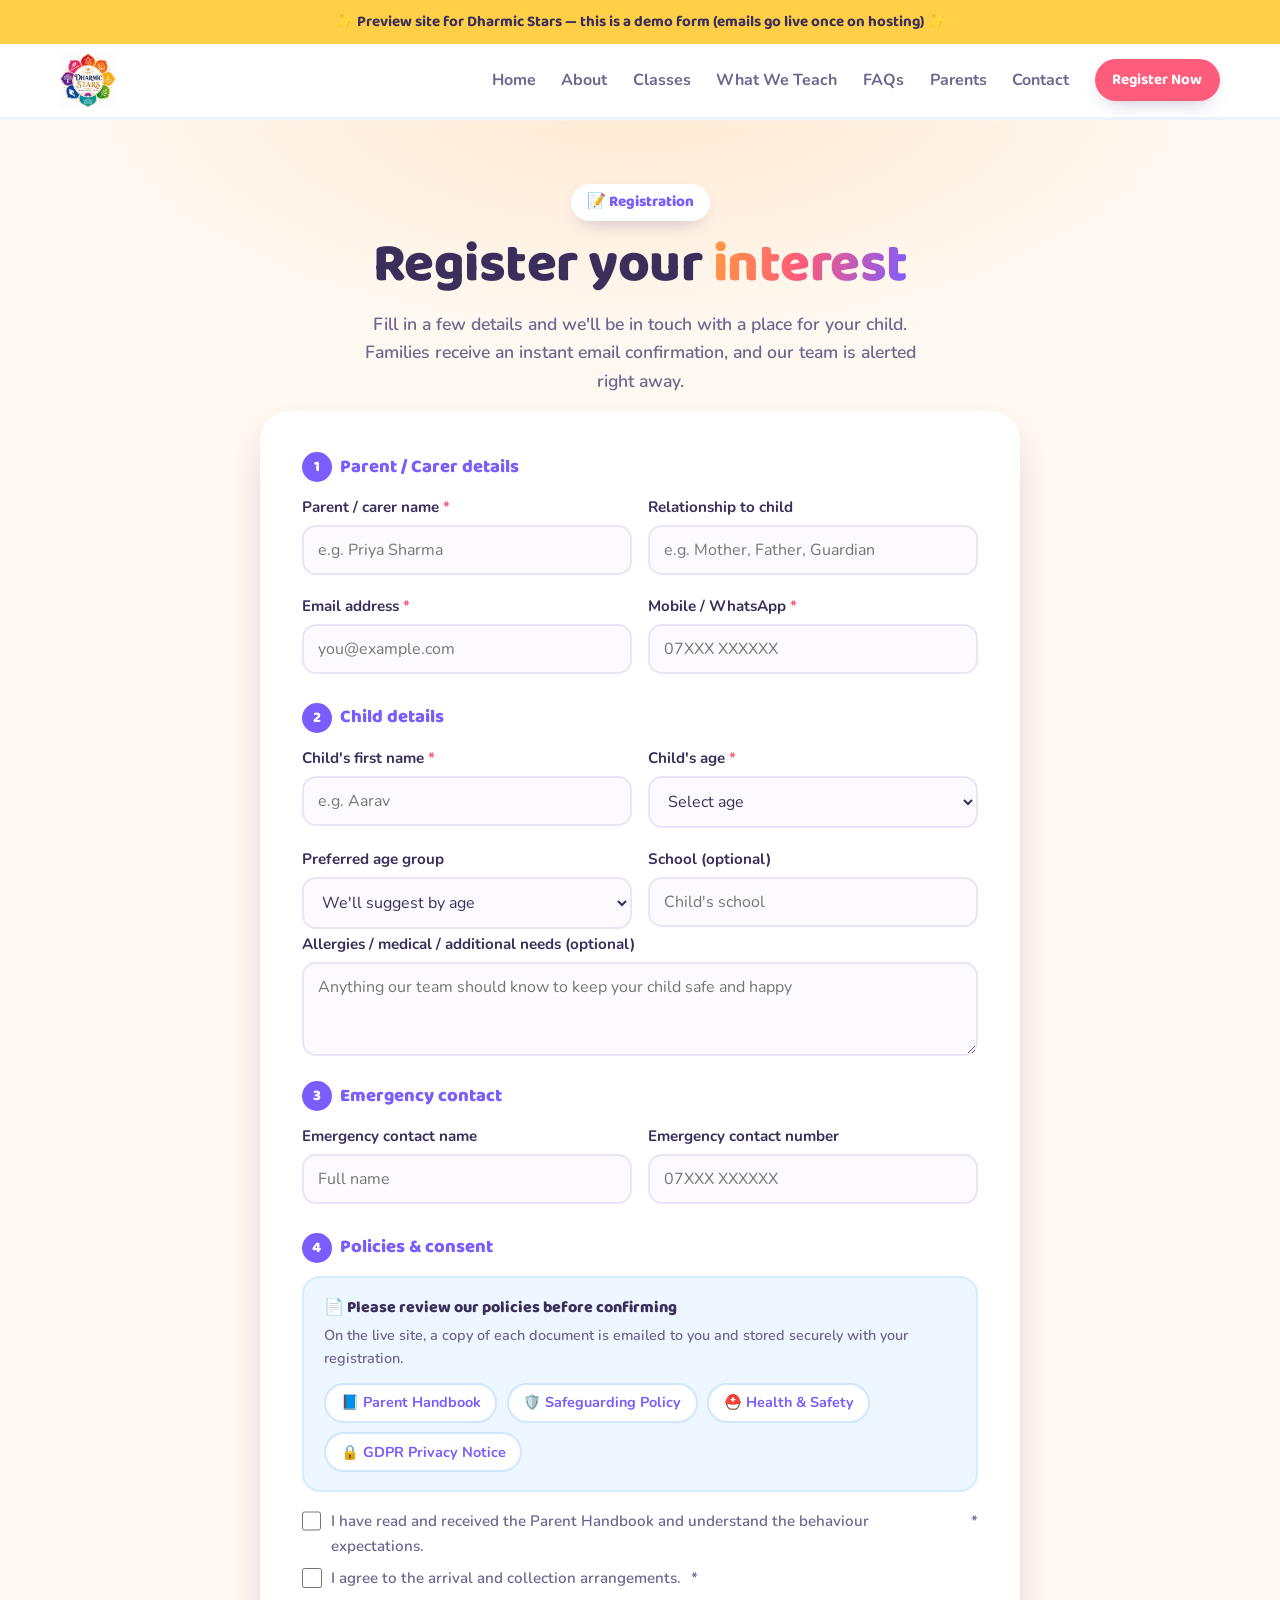
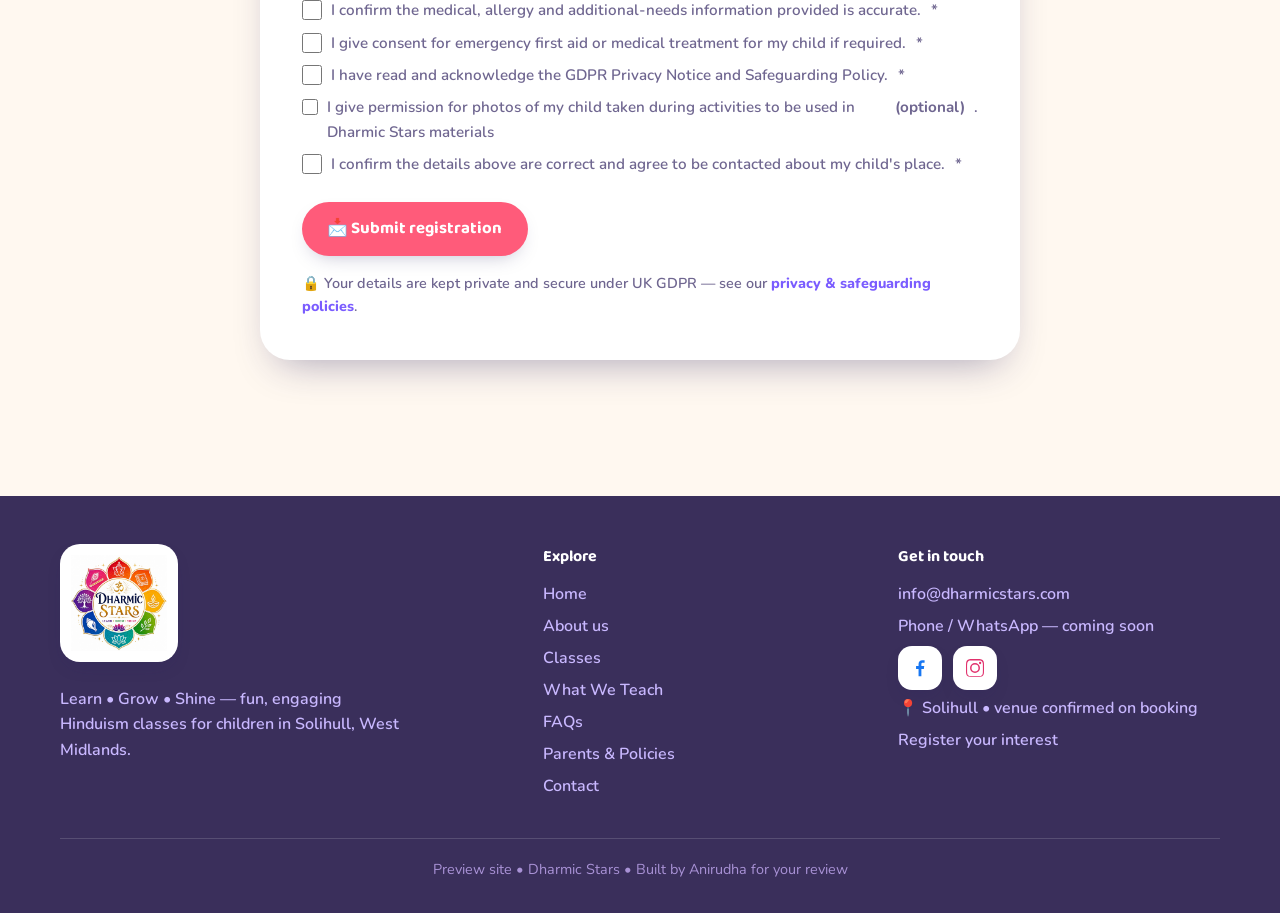
<file: register.html>
<!DOCTYPE html>
<html lang="en">
<head>
<meta charset="UTF-8">
<meta name="viewport" content="width=device-width, initial-scale=1.0">
<title>Register Your Interest — Dharmic Stars</title>
<meta name="description" content="Book your child's place at Dharmic Stars — fun, engaging Hinduism classes for children aged 5–13 in Solihull, West Midlands.">
<link rel="preconnect" href="https://fonts.googleapis.com">
<link rel="preconnect" href="https://fonts.gstatic.com" crossorigin>
<link href="https://fonts.googleapis.com/css2?family=Baloo+2:wght@500;600;700;800&family=Nunito:ital,wght@0,400;0,600;0,700;0,800;1,600&display=swap" rel="stylesheet">
<link rel="stylesheet" href="style.css">
</head>
<body>

<div class="demo-note">✨ Preview site for Dharmic Stars — this is a demo form (emails go live once on hosting) ✨</div>

<header class="nav">
  <div class="wrap nav-inner">
    <a class="logo" href="index.html"><img class="logo-img" src="logo.jpg" alt="Dharmic Stars — Learn, Grow, Shine"></a>
    <nav class="links">
      <a href="index.html">Home</a>
      <a href="about.html">About</a>
      <a href="classes.html">Classes</a>
      <a href="index.html#learn">What We Teach</a>
      <a href="faq.html">FAQs</a>
      <a href="policies.html">Parents</a>
      <a href="contact.html">Contact</a>
      <a class="btn btn-primary nav-cta" href="register.html">Register Now</a>
    </nav>
    <button class="burger" aria-label="menu">☰</button>
  </div>
</header>

<section class="page-hero">
  <div class="wrap">
    <span class="eyebrow">📝 Registration</span>
    <h1>Register your <span class="grad">interest</span></h1>
    <p>Fill in a few details and we'll be in touch with a place for your child. Families receive an instant email confirmation, and our team is alerted right away.</p>
  </div>
</section>

<section style="padding-bottom:clamp(3rem,7vw,5.5rem)">
  <div class="narrow">
    <form class="form-card" id="regForm" novalidate>

      <div class="form-step-tag"><span class="n">1</span> Parent / Carer details</div>
      <div class="grid2">
        <div class="field"><label>Parent / carer name <span class="req">*</span></label><input name="pname" required placeholder="e.g. Priya Sharma"></div>
        <div class="field"><label>Relationship to child</label><input name="prel" placeholder="e.g. Mother, Father, Guardian"></div>
        <div class="field"><label>Email address <span class="req">*</span></label><input type="email" name="pemail" required placeholder="you@example.com"></div>
        <div class="field"><label>Mobile / WhatsApp <span class="req">*</span></label><input name="pphone" required placeholder="07XXX XXXXXX"></div>
      </div>

      <div class="form-step-tag"><span class="n">2</span> Child details</div>
      <div class="grid2">
        <div class="field"><label>Child's first name <span class="req">*</span></label><input name="cname" required placeholder="e.g. Aarav"></div>
        <div class="field"><label>Child's age <span class="req">*</span></label>
          <select name="cage" required>
            <option value="" disabled selected>Select age</option>
            <option>5</option><option>6</option><option>7</option><option>8</option><option>9</option><option>10</option><option>11</option><option>12</option><option>13</option>
          </select>
        </div>
        <div class="field"><label>Preferred age group</label>
          <select name="cgroup">
            <option value="" disabled selected>We'll suggest by age</option>
            <option>Ages 5–7</option>
            <option>Ages 8–10</option>
            <option>Ages 11–13</option>
            <option>Not sure — please advise</option>
          </select>
        </div>
        <div class="field"><label>School (optional)</label><input name="cschool" placeholder="Child's school"></div>
      </div>
      <div class="field"><label>Allergies / medical / additional needs (optional)</label><textarea name="cmed" rows="3" placeholder="Anything our team should know to keep your child safe and happy"></textarea></div>

      <div class="form-step-tag"><span class="n">3</span> Emergency contact</div>
      <div class="grid2">
        <div class="field"><label>Emergency contact name</label><input name="ename" placeholder="Full name"></div>
        <div class="field"><label>Emergency contact number</label><input name="ephone" placeholder="07XXX XXXXXX"></div>
      </div>

      <div class="form-step-tag"><span class="n">4</span> Policies &amp; consent</div>
      <div class="policy-pack">
        <p class="pp-title">📄 Please review our policies before confirming</p>
        <p class="pp-sub">On the live site, a copy of each document is emailed to you and stored securely with your registration.</p>
        <div class="pp-links">
          <a href="policies.html" target="_blank">📘 Parent Handbook</a>
          <a href="policies.html" target="_blank">🛡️ Safeguarding Policy</a>
          <a href="policies.html" target="_blank">⛑️ Health &amp; Safety</a>
          <a href="policies.html" target="_blank">🔒 GDPR Privacy Notice</a>
        </div>
      </div>
      <label class="check"><input type="checkbox" name="handbook" required> I have read and received the Parent Handbook and understand the behaviour expectations. <span class="req">*</span></label>
      <label class="check"><input type="checkbox" name="collection" required> I agree to the arrival and collection arrangements. <span class="req">*</span></label>
      <label class="check"><input type="checkbox" name="medical" required> I confirm the medical, allergy and additional-needs information provided is accurate. <span class="req">*</span></label>
      <label class="check"><input type="checkbox" name="emergency" required> I give consent for emergency first aid or medical treatment for my child if required. <span class="req">*</span></label>
      <label class="check"><input type="checkbox" name="gdpr" required> I have read and acknowledge the GDPR Privacy Notice and Safeguarding Policy. <span class="req">*</span></label>
      <label class="check"><input type="checkbox" name="photo"> I give permission for photos of my child taken during activities to be used in Dharmic Stars materials <b>(optional)</b>.</label>
      <label class="check"><input type="checkbox" name="terms" required> I confirm the details above are correct and agree to be contacted about my child's place. <span class="req">*</span></label>

      <div class="form-actions">
        <button type="submit" class="btn btn-primary">📩 Submit registration</button>
        <span class="form-note">🔒 Your details are kept private and secure under UK GDPR — see our <a href="policies.html" style="color:var(--grape);font-weight:800">privacy &amp; safeguarding policies</a>.</span>
      </div>

      <div class="success" id="ok">
        <h3>🎉 Thank you — registration received!</h3>
        <p>In the live site, a confirmation email is sent to you instantly and the Dharmic Stars team is alerted. We'll be in touch about your child's place soon.</p>
      </div>
    </form>
  </div>
</section>

<footer>
  <div class="wrap foot-grid">
    <div>
      <div style="background:#fff;border-radius:20px;padding:.7rem;display:inline-block;margin-bottom:1rem;box-shadow:var(--shadow-sm)"><img src="logo.jpg" alt="Dharmic Stars" style="height:96px;width:auto;display:block"></div>
      <p style="color:#c9b8ff;font-weight:600;max-width:34ch">Learn • Grow • Shine — fun, engaging Hinduism classes for children in Solihull, West Midlands.</p>
    </div>
    <div>
      <h4>Explore</h4>
      <a href="index.html">Home</a>
      <a href="about.html">About us</a>
      <a href="classes.html">Classes</a>
      <a href="index.html#learn">What We Teach</a>
      <a href="faq.html">FAQs</a>
      <a href="policies.html">Parents &amp; Policies</a>
      <a href="contact.html">Contact</a>
    </div>
    <div>
      <h4>Get in touch</h4>
      <a href="mailto:info@dharmicstars.com">info@dharmicstars.com</a>
      <a href="#">Phone / WhatsApp — coming soon</a>
      <div class="social">
        <a class="fb" href="https://facebook.com/dharmicstars" target="_blank" rel="noopener" aria-label="Dharmic Stars on Facebook"><svg viewBox="0 0 24 24"><path d="M13.5 21v-8h2.7l.4-3.1h-3.1V7.9c0-.9.25-1.5 1.55-1.5H17V3.6c-.3-.04-1.3-.13-2.46-.13-2.44 0-4.11 1.49-4.11 4.22V9.9H7.7V13h2.73v8h3.07z"/></svg></a>
        <a class="ig" href="https://instagram.com/dharmicstars" target="_blank" rel="noopener" aria-label="Dharmic Stars on Instagram"><svg viewBox="0 0 24 24"><path d="M12 2.2c3.2 0 3.58.01 4.85.07 1.17.05 1.8.25 2.23.41.56.22.96.48 1.38.9.42.42.68.82.9 1.38.16.42.36 1.06.41 2.23.06 1.27.07 1.65.07 4.85s-.01 3.58-.07 4.85c-.05 1.17-.25 1.8-.41 2.23-.22.56-.48.96-.9 1.38-.42.42-.82.68-1.38.9-.42.16-1.06.36-2.23.41-1.27.06-1.65.07-4.85.07s-3.58-.01-4.85-.07c-1.17-.05-1.8-.25-2.23-.41a3.7 3.7 0 0 1-1.38-.9 3.7 3.7 0 0 1-.9-1.38c-.16-.42-.36-1.06-.41-2.23C2.21 15.58 2.2 15.2 2.2 12s.01-3.58.07-4.85c.05-1.17.25-1.8.41-2.23.22-.56.48-.96.9-1.38.42-.42.82-.68 1.38-.9.42-.16 1.06-.36 2.23-.41C8.42 2.21 8.8 2.2 12 2.2zm0 1.62c-3.15 0-3.52.01-4.76.07-.9.04-1.39.19-1.71.32-.43.17-.74.37-1.06.69-.32.32-.52.63-.69 1.06-.13.32-.28.81-.32 1.71-.06 1.24-.07 1.61-.07 4.76s.01 3.52.07 4.76c.04.9.19 1.39.32 1.71.17.43.37.74.69 1.06.32.32.63.52 1.06.69.32.13.81.28 1.71.32 1.24.06 1.61.07 4.76.07s3.52-.01 4.76-.07c.9-.04 1.39-.19 1.71-.32.43-.17.74-.37 1.06-.69.32-.32.52-.63.69-1.06.13-.32.28-.81.32-1.71.06-1.24.07-1.61.07-4.76s-.01-3.52-.07-4.76c-.04-.9-.19-1.39-.32-1.71a2.85 2.85 0 0 0-.69-1.06 2.85 2.85 0 0 0-1.06-.69c-.32-.13-.81-.28-1.71-.32-1.24-.06-1.61-.07-4.76-.07zm0 2.76a5.42 5.42 0 1 1 0 10.84 5.42 5.42 0 0 1 0-10.84zm0 1.62a3.8 3.8 0 1 0 0 7.6 3.8 3.8 0 0 0 0-7.6zm5.6-2.9a1.27 1.27 0 1 1 0 2.54 1.27 1.27 0 0 1 0-2.54z"/></svg></a>
      </div>
      <a href="#">📍 Solihull • venue confirmed on booking</a>
      <a href="register.html">Register your interest</a>
    </div>
  </div>
  <div class="wrap foot-bottom">Preview site • Dharmic Stars • Built by Anirudha for your review</div>
</footer>

<script src="app.js"></script>
<script>
document.getElementById('regForm').addEventListener('submit',function(e){
  e.preventDefault();
  if(!this.checkValidity()){this.reportValidity();return;}
  document.getElementById('ok').classList.add('show');
  this.querySelector('button[type=submit]').textContent='✅ Submitted';
  document.getElementById('ok').scrollIntoView({behavior:'smooth',block:'center'});
});
</script>
</body>
</html>
</file>
<file: style.css>
:root{
  --saffron:#ff9c3f;
  --marigold:#ffcf47;
  --pink:#ff5b7a;
  --grape:#7a5cff;
  --teal:#22c3b6;
  --sky:#40b3ff;
  --leaf:#57cc6d;
  --cream:#fff8f0;
  --ink:#3a2f5b;
  --ink-soft:#6f6690;
  --white:#ffffff;
  --shadow:0 18px 40px -18px rgba(36,31,92,.42);
  --shadow-sm:0 8px 20px -10px rgba(36,31,92,.35);
  --font-head:'Baloo 2',system-ui,sans-serif;
  --font-body:'Nunito',system-ui,sans-serif;
}
*{box-sizing:border-box;margin:0;padding:0}
html{scroll-behavior:smooth}
body{
  font-family:var(--font-body);
  color:var(--ink);
  background:var(--cream);
  overflow-x:hidden;
  line-height:1.6;
}
h1,h2,h3,.head{font-family:var(--font-head);line-height:1.05;letter-spacing:-.5px}
a{text-decoration:none;color:inherit}
img{max-width:100%;display:block}
.wrap{width:min(1160px,92vw);margin-inline:auto}
.narrow{width:min(760px,92vw);margin-inline:auto}
.btn{
  display:inline-flex;align-items:center;gap:.5rem;
  font-family:var(--font-head);font-weight:700;font-size:1.05rem;
  padding:.85rem 1.6rem;border-radius:999px;border:none;cursor:pointer;
  transition:transform .18s ease,box-shadow .18s ease;
}
.btn:hover{transform:translateY(-3px)}
.btn-primary{background:var(--pink);color:#fff;box-shadow:var(--shadow-sm)}
.btn-primary:hover{box-shadow:var(--shadow)}
.btn-ghost{background:#fff;color:var(--grape);box-shadow:var(--shadow-sm)}

/* ---------- NAV ---------- */
header.nav{position:sticky;top:0;z-index:50;background:rgba(255,255,255,.95);backdrop-filter:blur(10px);border-bottom:3px solid #e9f4ff}
.nav-inner{display:flex;align-items:center;justify-content:space-between;padding:.55rem 0}
.logo{display:flex;align-items:center;gap:.6rem;font-family:var(--font-head);font-weight:800;font-size:1.35rem}
.logo-img{height:56px;width:auto}
nav.links{display:flex;gap:1.6rem;align-items:center;font-weight:700}
nav.links a{position:relative;color:var(--ink-soft);transition:color .15s}
nav.links a:hover,nav.links a.active{color:var(--pink)}
nav.links a::after{content:"";position:absolute;left:0;bottom:-6px;height:3px;width:0;background:var(--marigold);border-radius:3px;transition:width .2s}
nav.links a:hover::after,nav.links a.active::after{width:100%}
nav.links a.nav-cta::after{display:none}
.nav-cta{padding:.55rem 1.1rem;font-size:.95rem}
.nav-cta.btn-primary,nav.links a.nav-cta{color:#fff}
.burger{display:none;background:none;border:none;font-size:1.8rem;cursor:pointer;color:var(--ink)}

/* ---------- HERO ---------- */
.hero{position:relative;padding:clamp(2.5rem,6vw,5rem) 0 clamp(3rem,7vw,6rem);overflow:hidden;background:radial-gradient(1100px 500px at 80% 15%,rgba(255,156,63,.16),transparent 60%),radial-gradient(900px 500px at 8% 30%,rgba(34,195,182,.12),transparent 60%)}
.hero-grid{display:grid;grid-template-columns:1.1fr .9fr;gap:2.5rem;align-items:center}
.eyebrow{display:inline-flex;align-items:center;gap:.5rem;background:#fff;color:var(--grape);font-weight:800;font-family:var(--font-head);padding:.4rem 1rem;border-radius:999px;box-shadow:var(--shadow-sm);font-size:.95rem;margin-bottom:1.2rem}
.hero h1{font-size:clamp(2.4rem,5.4vw,4.2rem);font-weight:800}
.hero h1 .grad{background:linear-gradient(100deg,var(--saffron),var(--pink) 45%,var(--grape));-webkit-background-clip:text;background-clip:text;color:transparent}
.hero p.lead{font-size:clamp(1.05rem,1.6vw,1.25rem);color:var(--ink-soft);max-width:34ch;margin:1.1rem 0 1.8rem;font-weight:600}
.hero-cta{display:flex;gap:.9rem;flex-wrap:wrap}
.trust{margin-top:1.6rem;display:flex;gap:1.4rem;flex-wrap:wrap;font-weight:700;color:var(--ink-soft);font-size:.95rem}
.trust span{display:flex;align-items:center;gap:.4rem}

/* hero art */
.hero-art{position:relative;height:100%;min-height:360px;display:grid;place-items:center}
.glow{position:absolute;inset:0;margin:auto;width:82%;aspect-ratio:1;background:radial-gradient(circle,rgba(255,207,71,.5),rgba(255,91,122,.16) 55%,transparent 72%);filter:blur(6px);animation:morph 9s ease-in-out infinite}
.hero-logo{position:relative;width:min(78%,380px);border-radius:28px;box-shadow:0 22px 40px -14px rgba(58,36,86,.3);animation:floaty 6s ease-in-out infinite}
@keyframes floaty{50%{transform:translateY(-14px)}}
@keyframes morph{50%{transform:scale(1.06)}}
.float{position:absolute;font-size:clamp(2.2rem,5vw,3.4rem);filter:drop-shadow(0 8px 10px rgba(58,36,86,.25));animation:bob 4s ease-in-out infinite}
.float.f1{top:4%;left:6%;animation-delay:0s}
.float.f2{top:12%;right:2%;animation-delay:.6s}
.float.f3{bottom:16%;left:0%;animation-delay:1.1s}
.float.f4{bottom:4%;right:12%;animation-delay:1.6s}
.float.f5{top:44%;left:40%;font-size:clamp(3rem,7vw,5rem);animation-delay:.3s}
@keyframes bob{50%{transform:translateY(-16px) rotate(6deg)}}

/* ---------- PAGE HERO (inner pages) ---------- */
.page-hero{position:relative;text-align:center;padding:clamp(2.4rem,6vw,4rem) 0 clamp(2rem,5vw,3rem);background:radial-gradient(900px 400px at 50% -10%,rgba(255,156,63,.18),transparent 60%)}
.page-hero .eyebrow{margin-bottom:1rem}
.page-hero h1{font-size:clamp(2.1rem,4.6vw,3.4rem);font-weight:800}
.page-hero h1 .grad{background:linear-gradient(100deg,var(--saffron),var(--pink) 45%,var(--grape));-webkit-background-clip:text;background-clip:text;color:transparent}
.page-hero p{color:var(--ink-soft);font-weight:600;max-width:52ch;margin:1rem auto 0;font-size:1.1rem}

/* wave divider */
.wave{display:block;width:100%;height:70px}

/* ---------- STRIP ---------- */
.strip{background:var(--grape);color:#fff;padding:1.1rem 0;overflow:hidden;white-space:nowrap}
.marquee{display:inline-block;animation:scroll 22s linear infinite;font-family:var(--font-head);font-weight:700;font-size:1.15rem}
.marquee span{margin:0 1.4rem;opacity:.95}
@keyframes scroll{to{transform:translateX(-50%)}}

/* ---------- SECTION ---------- */
section.pad{padding:clamp(3rem,7vw,5.5rem) 0}
.sec-head{text-align:center;max-width:42ch;margin:0 auto 2.6rem}
.sec-head .kicker{font-family:var(--font-head);font-weight:800;color:var(--pink);text-transform:uppercase;letter-spacing:1px;font-size:.9rem}
.sec-head h2{font-size:clamp(1.9rem,3.6vw,2.8rem);margin:.4rem 0 .6rem}
.sec-head p{color:var(--ink-soft);font-weight:600}

/* activity cards */
.cards{display:grid;grid-template-columns:repeat(auto-fit,minmax(230px,1fr));gap:1.4rem}
.card{background:#fff;border-radius:26px;padding:1.8rem 1.5rem;box-shadow:var(--shadow-sm);position:relative;overflow:hidden;transition:transform .2s,box-shadow .2s;border:3px solid transparent}
.card:hover{transform:translateY(-8px);box-shadow:var(--shadow)}
.card .ico{width:62px;height:62px;border-radius:18px;display:grid;place-items:center;font-size:2rem;margin-bottom:1rem}
.card h3{font-size:1.35rem;margin-bottom:.4rem}
.card p{color:var(--ink-soft);font-weight:600;font-size:.98rem}
.card:nth-child(4n+1){border-color:#ffd98a}.card:nth-child(4n+1) .ico{background:#fff2d4}
.card:nth-child(4n+2){border-color:#ffc0dd}.card:nth-child(4n+2) .ico{background:#ffe0ee}
.card:nth-child(4n+3){border-color:#c9b8ff}.card:nth-child(4n+3) .ico{background:#eae2ff}
.card:nth-child(4n+4){border-color:#a8ecd8}.card:nth-child(4n+4) .ico{background:#d7f7ee}

/* ---------- INTERACTIVE: Festival wheel ---------- */
.play{background:linear-gradient(160deg,#fff3d6,#ffe6f2);border-radius:36px;padding:clamp(1.8rem,4vw,3rem);box-shadow:var(--shadow-sm);display:grid;grid-template-columns:1fr 1fr;gap:2rem;align-items:center}
.play .copy .tag{display:inline-block;background:var(--teal);color:#fff;font-family:var(--font-head);font-weight:700;padding:.3rem .9rem;border-radius:999px;font-size:.85rem;margin-bottom:.8rem}
.play h2{font-size:clamp(1.7rem,3.2vw,2.4rem);margin-bottom:.5rem}
.play p{color:var(--ink-soft);font-weight:600;margin-bottom:1.2rem}
.fest-box{background:#fff;border-radius:22px;padding:1.4rem;text-align:center;box-shadow:var(--shadow-sm);min-height:210px;display:flex;flex-direction:column;justify-content:center;align-items:center;gap:.5rem;transition:transform .3s}
.fest-emoji{font-size:3.6rem;line-height:1;animation:pop .5s ease}
@keyframes pop{0%{transform:scale(.3) rotate(-20deg);opacity:0}70%{transform:scale(1.15)}100%{transform:scale(1)}}
.fest-name{font-family:var(--font-head);font-weight:800;font-size:1.6rem;color:var(--grape)}
.fest-desc{color:var(--ink-soft);font-weight:600;font-size:.95rem;max-width:30ch}
#spinBtn{margin-top:1rem}

/* quiz */
.quiz{margin-top:1.2rem;background:#fff;border-radius:22px;padding:1.3rem;box-shadow:var(--shadow-sm)}
.quiz .q{font-family:var(--font-head);font-weight:700;font-size:1.1rem;margin-bottom:.8rem}
.opts{display:grid;grid-template-columns:1fr 1fr;gap:.6rem}
.opt{background:#f4eeff;border:2px solid #e3d6ff;border-radius:14px;padding:.7rem;font-weight:700;font-family:var(--font-head);cursor:pointer;transition:.15s;color:var(--ink)}
.opt:hover{background:#eae0ff;transform:translateY(-2px)}
.opt.correct{background:#d7f7ee;border-color:var(--leaf);color:#137a4a}
.opt.wrong{background:#ffe0e0;border-color:#ff9a9a;color:#c0392b}
.quiz .fb{margin-top:.7rem;font-weight:700;min-height:1.4rem;color:var(--teal)}

/* ---------- SCHEDULE ---------- */
.sched{display:grid;grid-template-columns:repeat(auto-fit,minmax(200px,1fr));gap:1rem}
.slot{background:#fff;border-radius:22px;padding:1.4rem;box-shadow:var(--shadow-sm);text-align:center;border-top:6px solid var(--saffron)}
.slot:nth-child(2){border-top-color:var(--pink)}
.slot:nth-child(3){border-top-color:var(--teal)}
.slot .age{font-family:var(--font-head);font-weight:800;font-size:1.5rem;color:var(--ink)}
.slot .time{color:var(--pink);font-weight:800;margin:.3rem 0}
.slot .focus{color:var(--ink-soft);font-weight:600;font-size:.95rem}
.slot-list{list-style:none;margin:.7rem 0 0;padding:0;text-align:left;display:inline-block}
.slot-list li{color:var(--ink-soft);font-weight:600;font-size:.95rem;padding:.25rem 0 .25rem 1.4rem;position:relative}
.slot-list li::before{content:"✔";position:absolute;left:0;color:var(--leaf);font-weight:800}

/* ---------- CTA BANNER ---------- */
.enroll{background:linear-gradient(120deg,var(--grape),var(--pink));border-radius:36px;padding:clamp(2.2rem,5vw,3.6rem);text-align:center;color:#fff;position:relative;overflow:hidden}
.enroll h2{font-size:clamp(1.9rem,4vw,3rem);color:#fff}
.enroll p{opacity:.95;font-weight:600;margin:.7rem auto 1.6rem;max-width:46ch}
.enroll .btn-primary{background:#fff;color:var(--grape);box-shadow:0 10px 0 -2px #e9d9ff}
.enroll .conf{position:absolute;font-size:1.6rem;animation:bob 5s ease-in-out infinite;opacity:.9}

/* ---------- FORM (registration) ---------- */
.form-card{background:#fff;border-radius:30px;box-shadow:var(--shadow);padding:clamp(1.6rem,4vw,2.6rem);margin-top:-2rem;position:relative;z-index:2}
.form-step-tag{font-family:var(--font-head);font-weight:800;color:var(--grape);font-size:1.15rem;margin:1.6rem 0 .8rem;display:flex;align-items:center;gap:.5rem}
.form-step-tag:first-child{margin-top:0}
.form-step-tag .n{width:30px;height:30px;border-radius:50%;background:var(--grape);color:#fff;display:grid;place-items:center;font-size:.95rem}
.grid2{display:grid;grid-template-columns:1fr 1fr;gap:1rem}
.field{display:flex;flex-direction:column;gap:.35rem;margin-bottom:.2rem}
.field label{font-weight:700;font-size:.95rem}
.field .req{color:var(--pink)}
.field input,.field select,.field textarea{font-family:var(--font-body);font-size:1rem;padding:.75rem .9rem;border:2px solid #ece4f6;border-radius:14px;background:#fcfaff;transition:border-color .15s,box-shadow .15s;color:var(--ink)}
.field input:focus,.field select:focus,.field textarea:focus{outline:none;border-color:var(--grape);box-shadow:0 0 0 4px rgba(124,77,255,.12)}
.check{display:flex;gap:.6rem;align-items:flex-start;font-weight:600;font-size:.95rem;color:var(--ink-soft);margin:.5rem 0}
.check input{width:20px;height:20px;margin-top:2px;accent-color:var(--grape)}
.form-actions{margin-top:1.6rem;display:flex;align-items:center;gap:1rem;flex-wrap:wrap}
.form-note{font-size:.9rem;color:var(--ink-soft);font-weight:600}
.success{display:none;background:linear-gradient(160deg,#e5fbf2,#eafaff);border:2px solid #b6ecd8;border-radius:22px;padding:1.6rem;text-align:center;margin-top:1.2rem}
.success.show{display:block;animation:pop .5s ease}
.success h3{color:#137a4a;font-size:1.5rem}
.success p{color:var(--ink-soft);font-weight:600;margin-top:.4rem}

/* ---------- ACCORDION (FAQ) ---------- */
.acc{max-width:820px;margin:0 auto;display:flex;flex-direction:column;gap:.9rem}
.acc-cat{font-family:var(--font-head);font-weight:800;color:var(--grape);font-size:1.2rem;margin:1.4rem 0 .2rem}
.acc-cat:first-child{margin-top:0}
.acc-item{background:#fff;border-radius:18px;box-shadow:var(--shadow-sm);overflow:hidden;border:2px solid transparent;transition:border-color .2s}
.acc-item.open{border-color:#e3d6ff}
.acc-q{width:100%;text-align:left;background:none;border:none;cursor:pointer;padding:1.1rem 1.3rem;font-family:var(--font-head);font-weight:700;font-size:1.08rem;color:var(--ink);display:flex;justify-content:space-between;align-items:center;gap:1rem}
.acc-q .plus{flex:0 0 auto;width:30px;height:30px;border-radius:50%;background:#f1eaff;color:var(--grape);display:grid;place-items:center;font-size:1.3rem;transition:transform .25s,background .2s}
.acc-item.open .plus{transform:rotate(45deg);background:var(--grape);color:#fff}
.acc-a{max-height:0;overflow:hidden;transition:max-height .3s ease}
.acc-a .inner{padding:0 1.3rem 1.2rem;color:var(--ink-soft);font-weight:600}

/* ---------- LINKS ---------- */
.link-list{display:grid;grid-template-columns:repeat(auto-fit,minmax(280px,1fr));gap:1.1rem}
.link-item{display:flex;gap:1rem;align-items:center;background:#fff;border-radius:20px;padding:1.1rem 1.3rem;box-shadow:var(--shadow-sm);transition:transform .2s,box-shadow .2s;border-left:6px solid var(--saffron)}
.link-item:hover{transform:translateY(-4px);box-shadow:var(--shadow)}
.link-item:nth-child(3n+2){border-left-color:var(--pink)}
.link-item:nth-child(3n+3){border-left-color:var(--teal)}
.link-item .lico{font-size:1.8rem;flex:0 0 auto}
.link-item h3{font-size:1.1rem;margin-bottom:.15rem}
.link-item p{color:var(--ink-soft);font-weight:600;font-size:.9rem}
.link-cat{font-family:var(--font-head);font-weight:800;color:var(--grape);font-size:1.3rem;margin:2rem 0 1rem;text-align:center}

/* ---------- ABOUT ---------- */
.about-grid{display:grid;grid-template-columns:1fr 1fr;gap:2.4rem;align-items:center}
.about-media{background:linear-gradient(160deg,#fff3d6,#ffe6f2);border-radius:30px;padding:2rem;box-shadow:var(--shadow-sm);text-align:center}
.about-media img{border-radius:20px;margin:0 auto;max-width:300px}
.value-pill{display:inline-flex;align-items:center;gap:.4rem;background:#fff;box-shadow:var(--shadow-sm);border-radius:999px;padding:.5rem 1rem;font-weight:700;margin:.3rem;font-size:.95rem}
.prose p{margin-bottom:1rem;color:var(--ink-soft);font-weight:600}
.prose h3{margin:1.4rem 0 .5rem;font-size:1.4rem}

/* ---------- FOOTER ---------- */
footer{background:var(--ink);color:#e9def7;padding:3rem 0 2rem;margin-top:3rem}
.foot-grid{display:grid;grid-template-columns:1.4fr 1fr 1fr;gap:2rem}
footer h4{font-family:var(--font-head);color:#fff;margin-bottom:.8rem}
footer a{color:#c9b8ff;font-weight:600;display:block;margin-bottom:.4rem}
footer a:hover{color:#fff}
.foot-bottom{border-top:1px solid rgba(255,255,255,.15);margin-top:2rem;padding-top:1.2rem;text-align:center;color:#a992d6;font-size:.9rem}
.demo-note{background:var(--marigold);color:var(--ink);text-align:center;font-family:var(--font-head);font-weight:700;padding:.6rem;font-size:.95rem}

/* ---------- MEMORY MATCH GAME ---------- */
.mm-box{background:#fff;border-radius:22px;padding:1.4rem;box-shadow:var(--shadow-sm)}
.match-bar{display:flex;align-items:center;flex-wrap:wrap;gap:.8rem;margin:0 0 1.2rem}
.match-stat{font-family:var(--font-head);font-weight:700;color:var(--ink);background:#fff;border:2px solid #f0e3ff;border-radius:999px;padding:.5rem 1.1rem;box-shadow:var(--shadow-sm)}
.match-stat b{color:var(--grape)}
.match-grid{display:grid;grid-template-columns:repeat(4,1fr);gap:.7rem}
.mm-card{position:relative;aspect-ratio:1;border:none;background:none;cursor:pointer;perspective:600px;padding:0}
.mm-face{position:absolute;inset:0;display:flex;align-items:center;justify-content:center;border-radius:18px;font-size:clamp(1.8rem,7vw,2.6rem);backface-visibility:hidden;transition:transform .35s ease;box-shadow:var(--shadow-sm)}
.mm-back{background:linear-gradient(135deg,var(--grape),var(--pink));color:#fff;font-family:var(--font-head);font-weight:800}
.mm-front{background:#fff;border:3px solid var(--marigold);transform:rotateY(180deg)}
.mm-card.open .mm-back,.mm-card.done .mm-back{transform:rotateY(180deg)}
.mm-card.open .mm-front,.mm-card.done .mm-front{transform:rotateY(360deg)}
.mm-card.done{animation:pop .4s ease}
.mm-card.done .mm-front{border-color:var(--leaf);background:#eafff0}
.match-win{display:none;text-align:center;margin:1.6rem auto 0;max-width:460px;background:linear-gradient(135deg,var(--teal),var(--sky));color:#fff;font-family:var(--font-head);font-weight:700;font-size:1.15rem;padding:1rem 1.4rem;border-radius:20px;box-shadow:var(--shadow)}
.match-win.show{display:block;animation:pop .5s ease}
@media(max-width:480px){.match-grid{gap:.6rem}}

/* ---------- STORY / MISSION / LEARN / TEACHER ---------- */
.story-card{background:#fff;border-radius:28px;padding:clamp(1.6rem,4vw,2.6rem);box-shadow:var(--shadow-sm);border:2px solid #f0e3ff;max-width:900px;margin:0 auto}
.story-card p{color:var(--ink-soft);font-weight:600;margin-bottom:1rem;font-size:1.05rem}
.story-card p:last-child{margin-bottom:0}
.story-card i{color:var(--grape)}

.topics{display:flex;flex-wrap:wrap;gap:.7rem;justify-content:center;max-width:900px;margin:0 auto}
.topic{background:#fff;border:2px solid #f0e3ff;border-radius:999px;padding:.6rem 1.1rem;font-family:var(--font-head);font-weight:700;color:var(--ink);box-shadow:var(--shadow-sm);font-size:.95rem}

.teacher{display:grid;grid-template-columns:260px 1fr;gap:2rem;align-items:center;background:#fff;border-radius:28px;padding:clamp(1.6rem,4vw,2.6rem);box-shadow:var(--shadow-sm);border:2px solid #e9f4ff;max-width:960px;margin:0 auto}
.teacher-badge{background:linear-gradient(160deg,var(--grape),var(--pink));border-radius:22px;padding:1.8rem 1rem;text-align:center;color:#fff}
.tb-emoji{font-size:4rem;line-height:1}
.tb-name{font-family:var(--font-head);font-weight:800;font-size:1.7rem;margin-top:.4rem}
.tb-role{font-weight:700;opacity:.9}
.teacher-body p{color:var(--ink-soft);font-weight:600;margin-bottom:1rem}
.teacher-body i{color:var(--grape)}
.teacher-creds{display:flex;flex-wrap:wrap;gap:.6rem;margin:0 0 1rem}
.teacher-creds span{background:#eafff0;color:#137a4a;border-radius:999px;padding:.4rem .9rem;font-weight:700;font-size:.9rem}

.checklist{display:grid;grid-template-columns:repeat(4,1fr);gap:.9rem;max-width:960px;margin:0 auto}
.chk{background:#fff;border:2px solid #f0e3ff;border-radius:16px;padding:.9rem 1.1rem;font-family:var(--font-head);font-weight:700;color:var(--ink);box-shadow:var(--shadow-sm);font-size:.95rem}

.support-band{background:linear-gradient(160deg,#fff3d6,#ffe6f2);border-radius:32px;padding:clamp(1.8rem,4vw,3rem);box-shadow:var(--shadow-sm);max-width:960px;margin:0 auto}
.support-band h2{margin:.6rem 0 .6rem}
.support-band p{color:var(--ink-soft);font-weight:600;margin-bottom:1rem}

@media(max-width:860px){
  .teacher{grid-template-columns:1fr}
  .teacher-badge{max-width:260px;margin:0 auto}
  .checklist{grid-template-columns:1fr 1fr}
}
@media(max-width:480px){.checklist{grid-template-columns:1fr}}

/* ---------- REGISTRATION POLICY PACK ---------- */
.policy-pack{background:#eef7ff;border:2px solid #d6ebff;border-radius:18px;padding:1.1rem 1.3rem;margin:.4rem 0 1.1rem}
.pp-title{font-family:var(--font-head);font-weight:800;color:var(--ink);margin-bottom:.2rem}
.pp-sub{color:var(--ink-soft);font-weight:600;font-size:.9rem;margin-bottom:.8rem}
.pp-links{display:flex;flex-wrap:wrap;gap:.6rem}
.pp-links a{background:#fff;border:2px solid #cfe6ff;border-radius:999px;padding:.4rem .9rem;font-weight:700;color:var(--grape);font-size:.9rem}
.pp-links a:hover{border-color:var(--grape)}

/* ---------- POLICIES PAGE ---------- */
.pol-cards{display:grid;grid-template-columns:repeat(4,1fr);gap:1.1rem;margin-bottom:2.4rem}
.pol-card{background:#fff;border:2px solid #f0e3ff;border-radius:22px;padding:1.4rem;text-align:center;box-shadow:var(--shadow-sm)}
.pol-card .pico{font-size:2.4rem;display:block;margin-bottom:.4rem}
.pol-card h3{font-family:var(--font-head);color:var(--grape);margin-bottom:.3rem}
.pol-card p{color:var(--ink-soft);font-weight:600;font-size:.92rem}
.pol-note{margin-top:2rem;background:#eef7ff;border:2px dashed var(--sky);border-radius:18px;padding:1.1rem 1.3rem;text-align:center;font-weight:700;color:var(--ink)}
@media(max-width:860px){.pol-cards{grid-template-columns:1fr 1fr}}
@media(max-width:480px){.pol-cards{grid-template-columns:1fr}}

/* reveal on scroll */
.reveal{opacity:0;transform:translateY(30px);transition:opacity .6s ease,transform .6s ease}
.reveal.in{opacity:1;transform:none}

@media(max-width:860px){
  nav.links{display:none;position:absolute;top:100%;left:0;right:0;background:#fff;flex-direction:column;align-items:flex-start;padding:1.1rem 6vw 1.4rem;gap:1.1rem;box-shadow:var(--shadow);border-bottom:3px solid #e9f4ff}
  header.nav.open nav.links{display:flex}
  header.nav{position:relative}
  header.nav.open{position:sticky}
  .nav-cta{align-self:flex-start}
  .burger{display:block}
  .hero-grid{grid-template-columns:1fr}
  .hero-art{min-height:260px;order:-1}
  .play{grid-template-columns:1fr}
  .foot-grid{grid-template-columns:1fr 1fr}
  .about-grid{grid-template-columns:1fr}
  .about-media{order:-1}
}
@media(max-width:480px){.opts{grid-template-columns:1fr}.grid2{grid-template-columns:1fr}.foot-grid{grid-template-columns:1fr}}

/* photo gallery */
.gallery{display:grid;grid-template-columns:repeat(3,1fr);gap:1.1rem}
.gal-item{position:relative;border-radius:22px;overflow:hidden;box-shadow:var(--shadow-sm);aspect-ratio:4/3;background:#f0e9ff}
.gal-item img{width:100%;height:100%;object-fit:cover;display:block;transition:transform .5s ease}
.gal-item:hover img{transform:scale(1.06)}
.gal-item .cap{position:absolute;left:0;right:0;bottom:0;padding:1.4rem .9rem .8rem;color:#fff;font-weight:800;font-size:.98rem;background:linear-gradient(180deg,transparent,rgba(58,36,86,.72))}
@media(max-width:860px){.gallery{grid-template-columns:repeat(2,1fr)}}
@media(max-width:480px){.gallery{grid-template-columns:1fr}}

/* ---------- HERO TRUST CHIPS ---------- */
.trust-chips{margin-top:1.6rem;display:flex;gap:1.6rem;flex-wrap:wrap}
.trust-chips .tc{display:flex;align-items:center;gap:.55rem;font-weight:800;font-family:var(--font-head);color:var(--ink);font-size:.98rem}
.trust-chips .tc .ic{width:34px;height:34px;border-radius:10px;display:grid;place-items:center;font-size:1.05rem;background:#fff;box-shadow:var(--shadow-sm)}

/* ---------- FEATURE ROW ---------- */
.features{display:grid;grid-template-columns:repeat(5,1fr);gap:1.2rem;text-align:center}
.feat .fic{width:74px;height:74px;border-radius:22px;display:grid;place-items:center;font-size:2rem;margin:0 auto .8rem;background:#fff4e6;box-shadow:var(--shadow-sm)}
.feat:nth-child(2) .fic{background:#fde6f2}
.feat:nth-child(3) .fic{background:#efe6fb}
.feat:nth-child(4) .fic{background:#e6f7f4}
.feat:nth-child(5) .fic{background:#e9f1ff}
.feat h3{font-size:1.12rem;margin-bottom:.3rem;color:var(--ink)}
.feat p{color:var(--ink-soft);font-weight:600;font-size:.9rem}
@media(max-width:860px){.features{grid-template-columns:repeat(2,1fr);gap:1.6rem 1.2rem}}
@media(max-width:480px){.features{grid-template-columns:1fr}}

/* ---------- ABOUT BADGES ---------- */
.badges{display:flex;flex-wrap:wrap;gap:.8rem;margin-top:1.4rem}
.badge{display:flex;align-items:center;gap:.55rem;background:#fff;border-radius:14px;padding:.7rem 1rem;box-shadow:var(--shadow-sm);font-weight:800;font-family:var(--font-head);color:var(--ink);font-size:.92rem}
.badge .bic{font-size:1.2rem}
.about-photo{border-radius:28px;overflow:hidden;box-shadow:var(--shadow)}
.about-photo img{width:100%;height:100%;object-fit:cover;aspect-ratio:4/3}

/* ---------- WHAT CHILDREN WILL LEARN BAND ---------- */
.learn-band{background:linear-gradient(115deg,var(--grape),#9b6bff 42%,var(--saffron));border-radius:36px;padding:clamp(2rem,5vw,3.4rem);box-shadow:var(--shadow)}
.learn-band .sec-head h2{color:#fff}
.learn-band .sec-head .kicker{color:#ffe0b8}
.learn-band .sec-head p{color:#f3e8ff}
.learn-grid{display:grid;grid-template-columns:repeat(4,1fr);gap:1.1rem}
.learn-card{background:#fff;border-radius:20px;padding:1.4rem 1.2rem;box-shadow:var(--shadow-sm)}
.learn-card .lic{width:52px;height:52px;border-radius:15px;display:grid;place-items:center;font-size:1.5rem;margin-bottom:.7rem;background:#fff4e6}
.learn-card:nth-child(4n+2) .lic{background:#fde6f2}
.learn-card:nth-child(4n+3) .lic{background:#efe6fb}
.learn-card:nth-child(4n+4) .lic{background:#e6f7f4}
.learn-card h3{font-size:1.1rem;margin-bottom:.25rem;color:var(--ink)}
.learn-card p{color:var(--ink-soft);font-weight:600;font-size:.9rem}
@media(max-width:860px){.learn-grid{grid-template-columns:1fr 1fr}}
@media(max-width:480px){.learn-grid{grid-template-columns:1fr}}

/* ---------- CLASS SIZE CALLOUT ---------- */
.callout{display:flex;align-items:center;gap:1rem;background:#fff6e6;border:2px solid #ffe0ad;border-radius:20px;padding:1.2rem 1.5rem;max-width:820px;margin:2rem auto 0}
.callout .cic{font-size:2rem;flex:0 0 auto}
.callout b{color:var(--ink);font-family:var(--font-head)}
.callout p{color:var(--ink-soft);font-weight:600;font-size:.95rem;margin:0}

/* calmer card hover */
.card:hover{transform:translateY(-5px)}

/* social icons */
.social{display:flex;gap:.7rem;align-items:center;margin-top:.2rem}
.social a{display:inline-flex;align-items:center;justify-content:center;width:44px;height:44px;border-radius:14px;background:#fff;box-shadow:var(--shadow-sm);transition:transform .2s ease,box-shadow .2s ease}
.social a:hover{transform:translateY(-3px)}
.social a svg{width:22px;height:22px;display:block}
.social a.fb svg{fill:#1877f2}
.social a.ig svg{fill:#e1306c}
</file>
